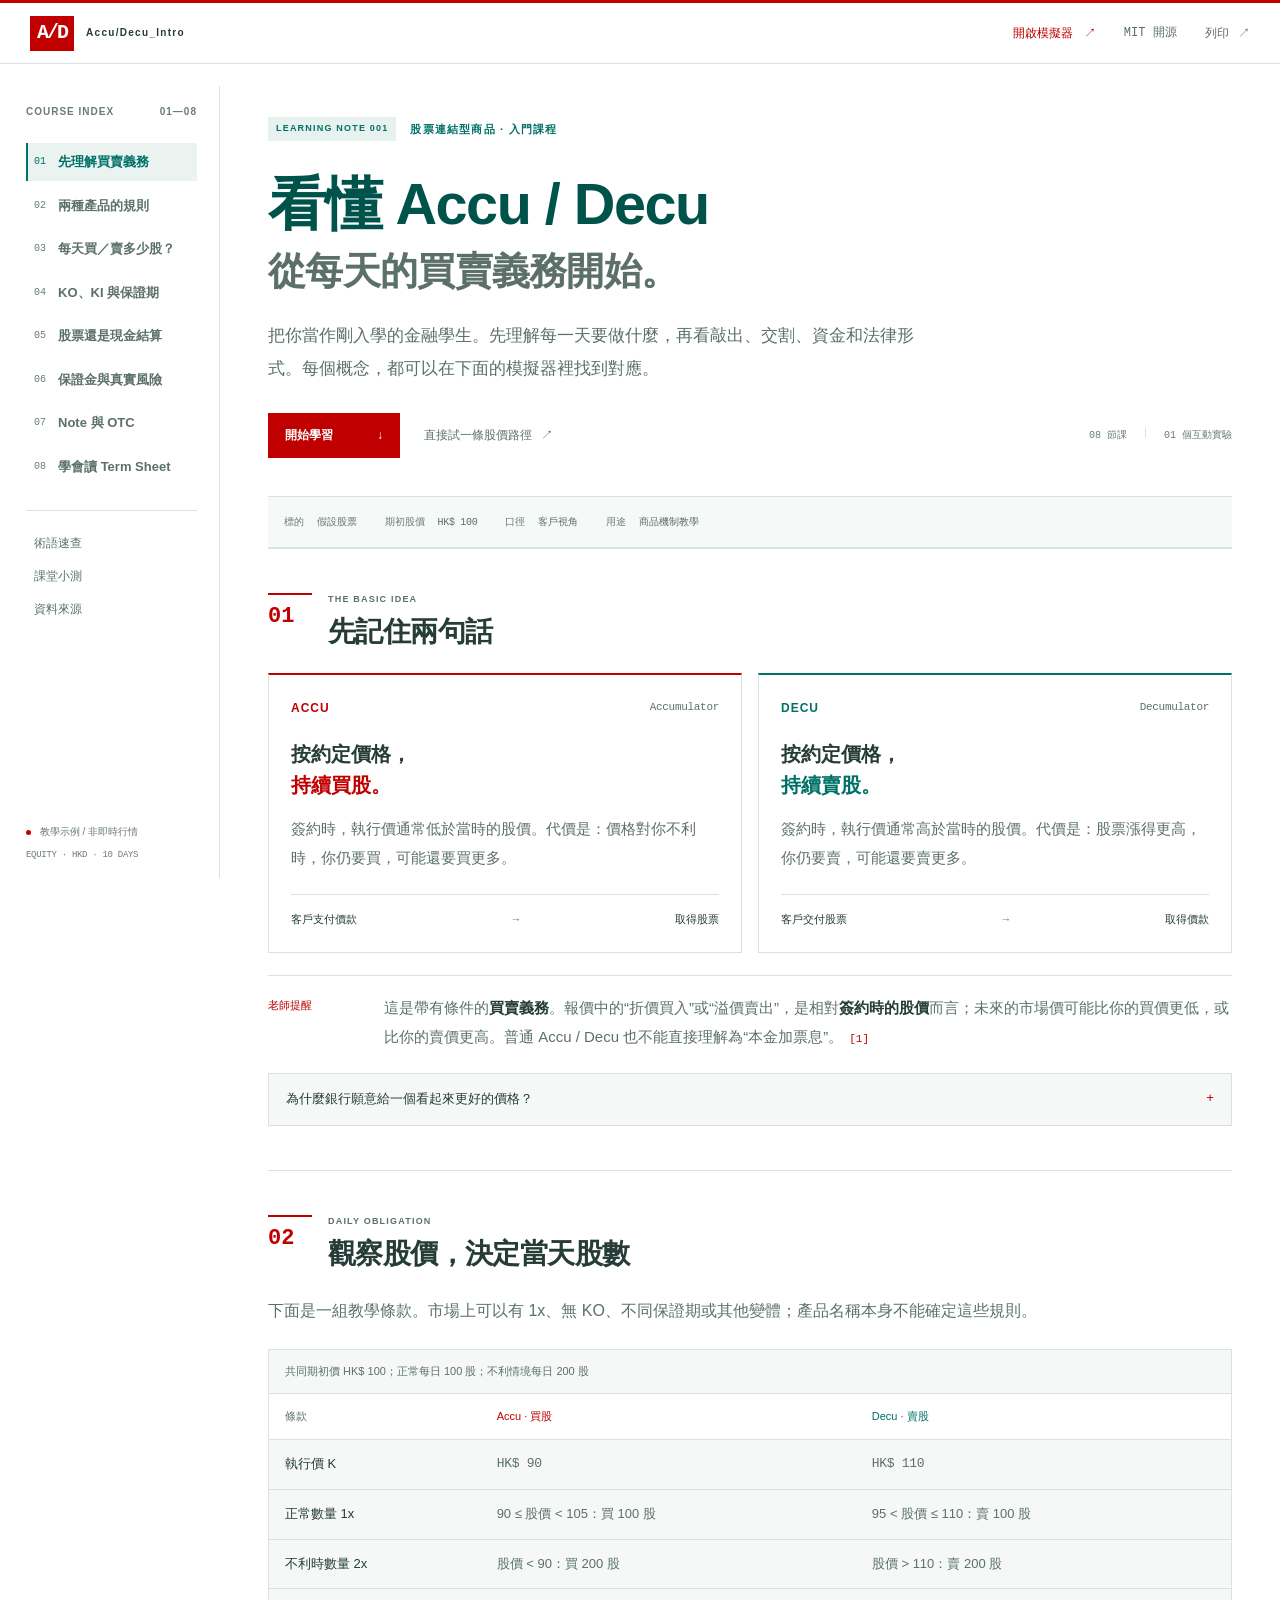
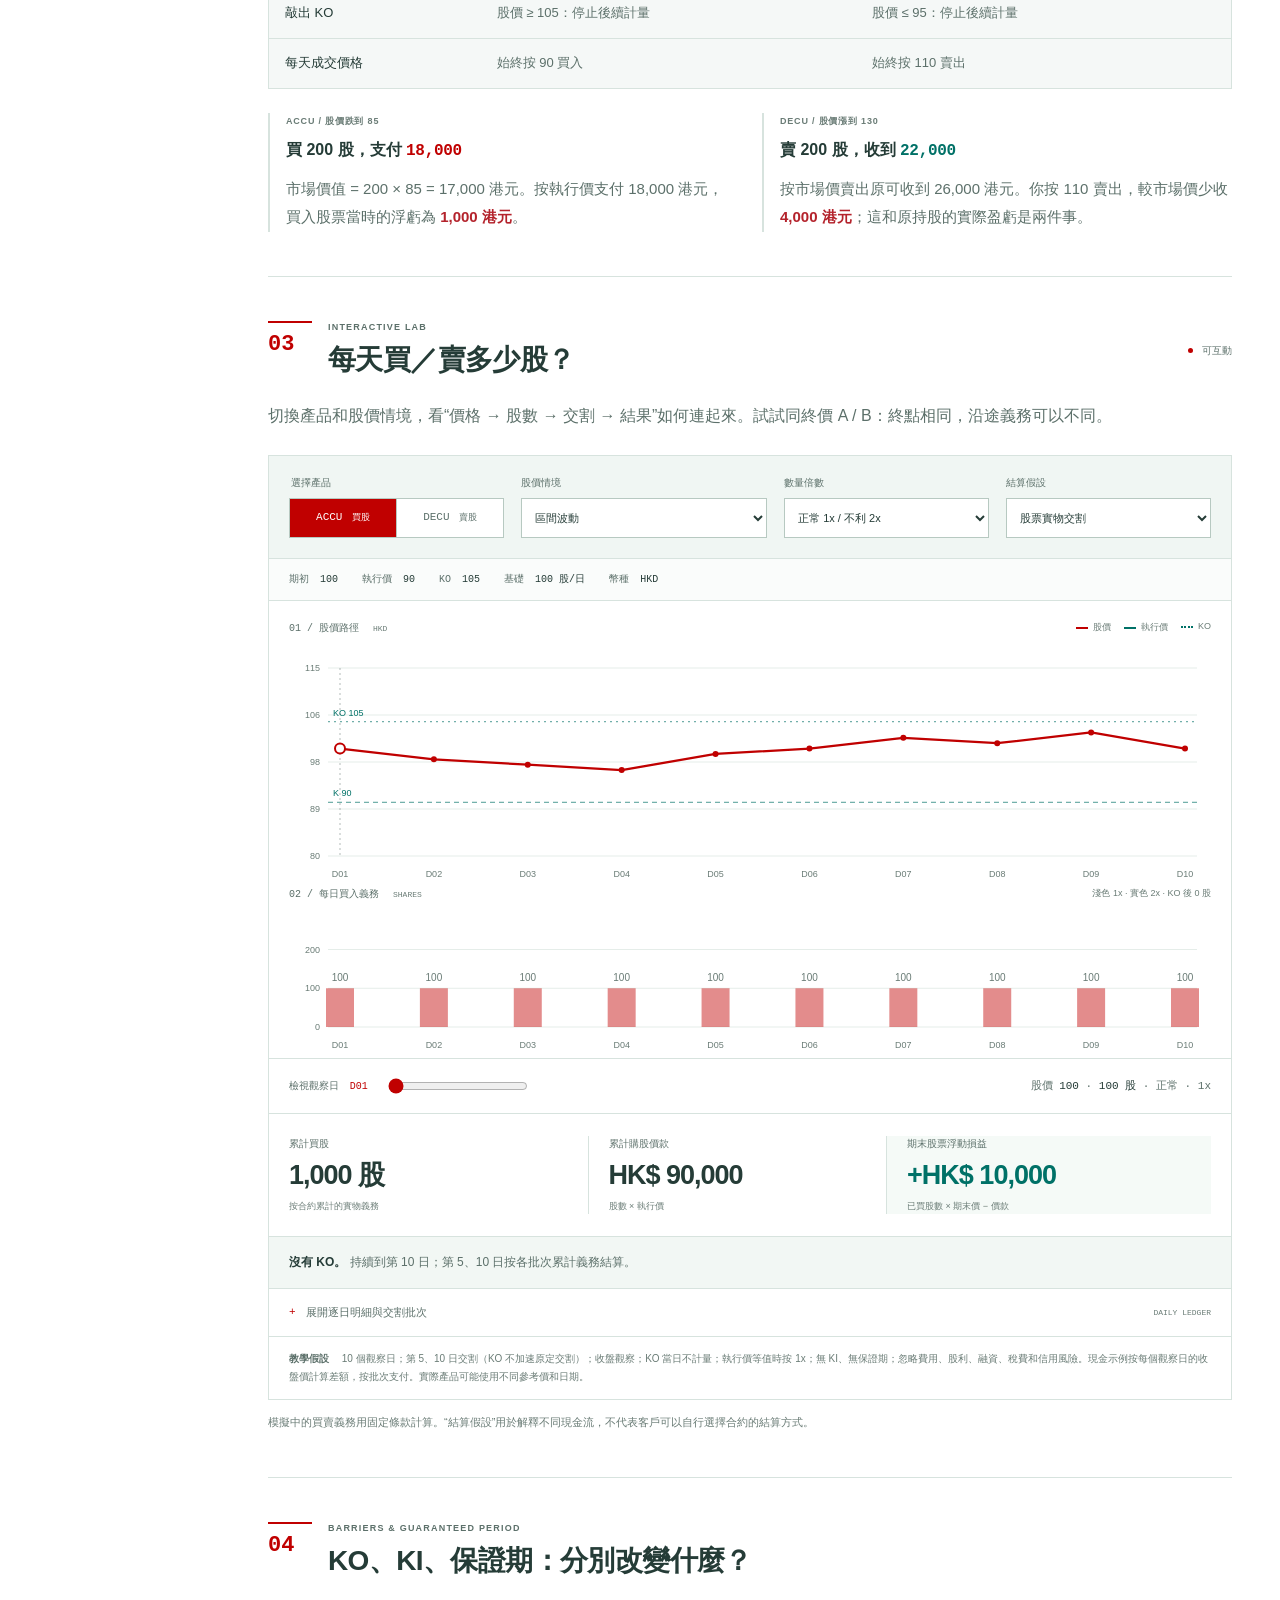
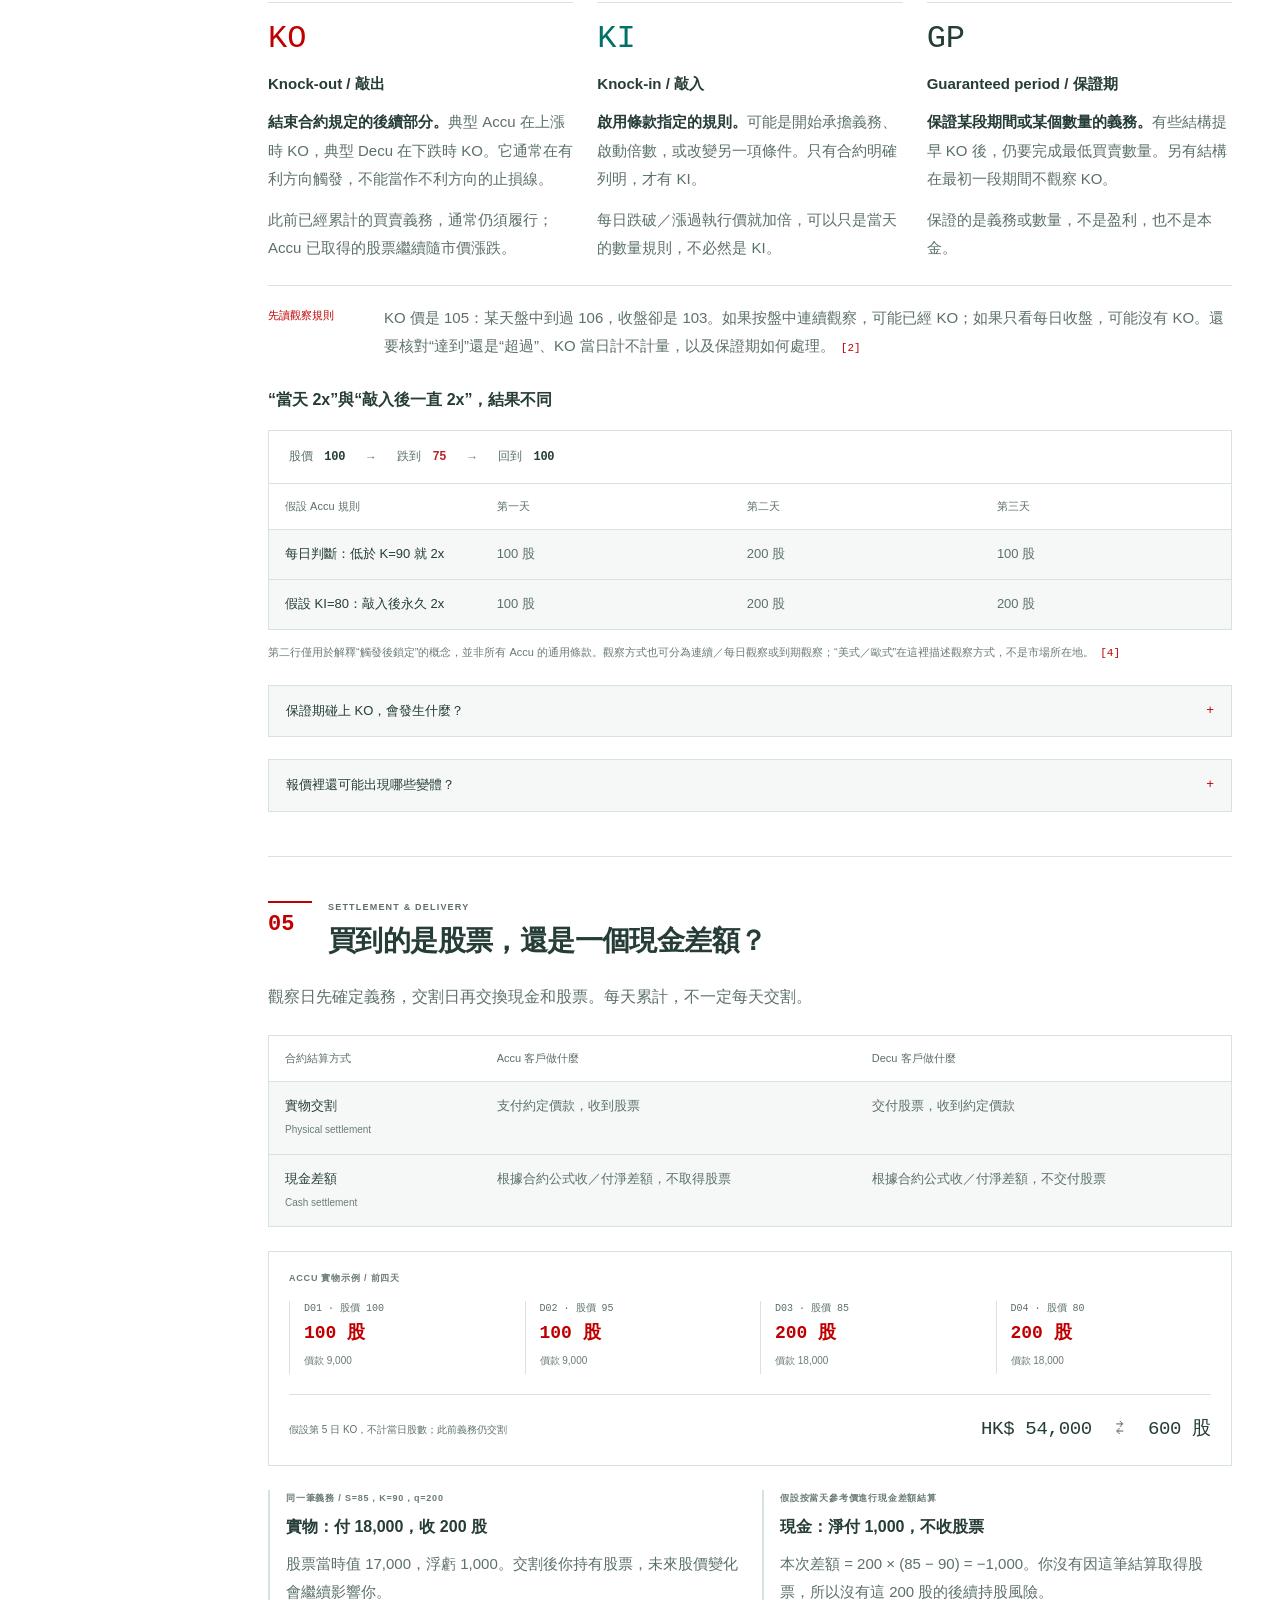
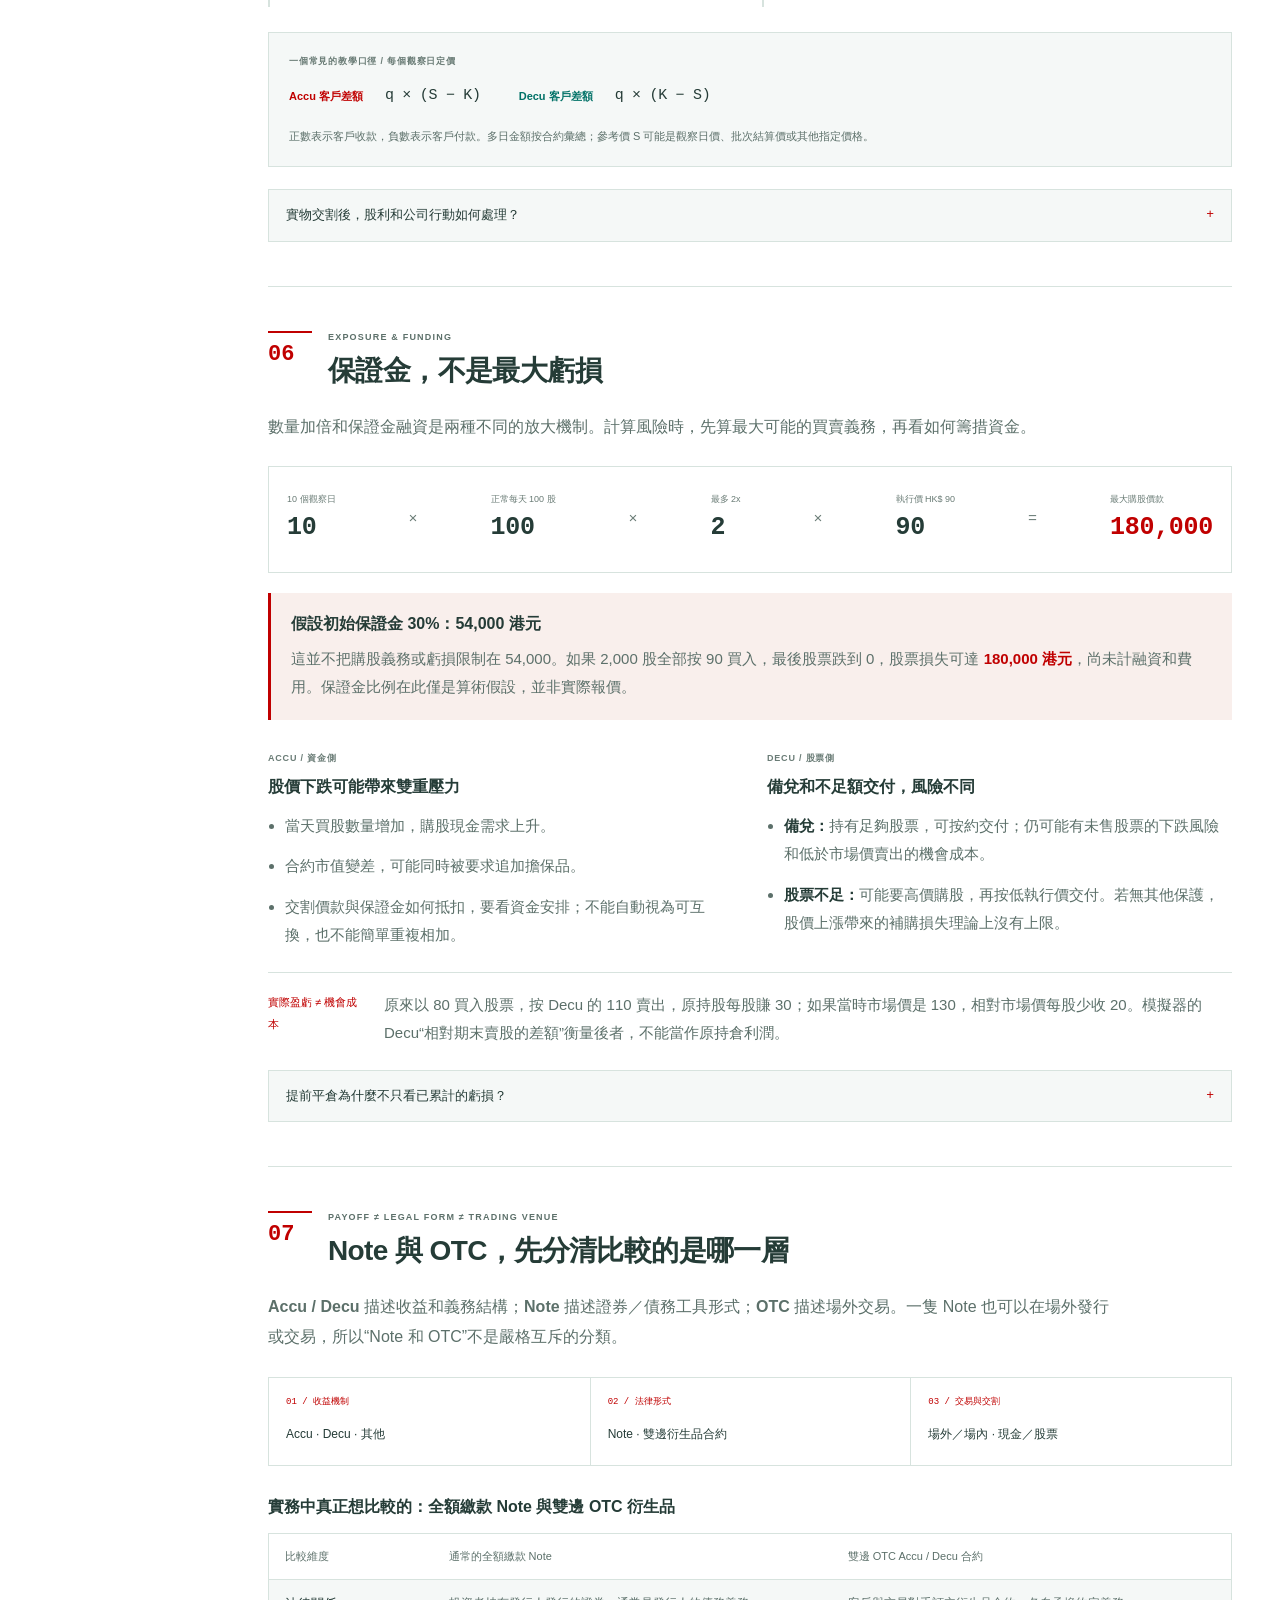
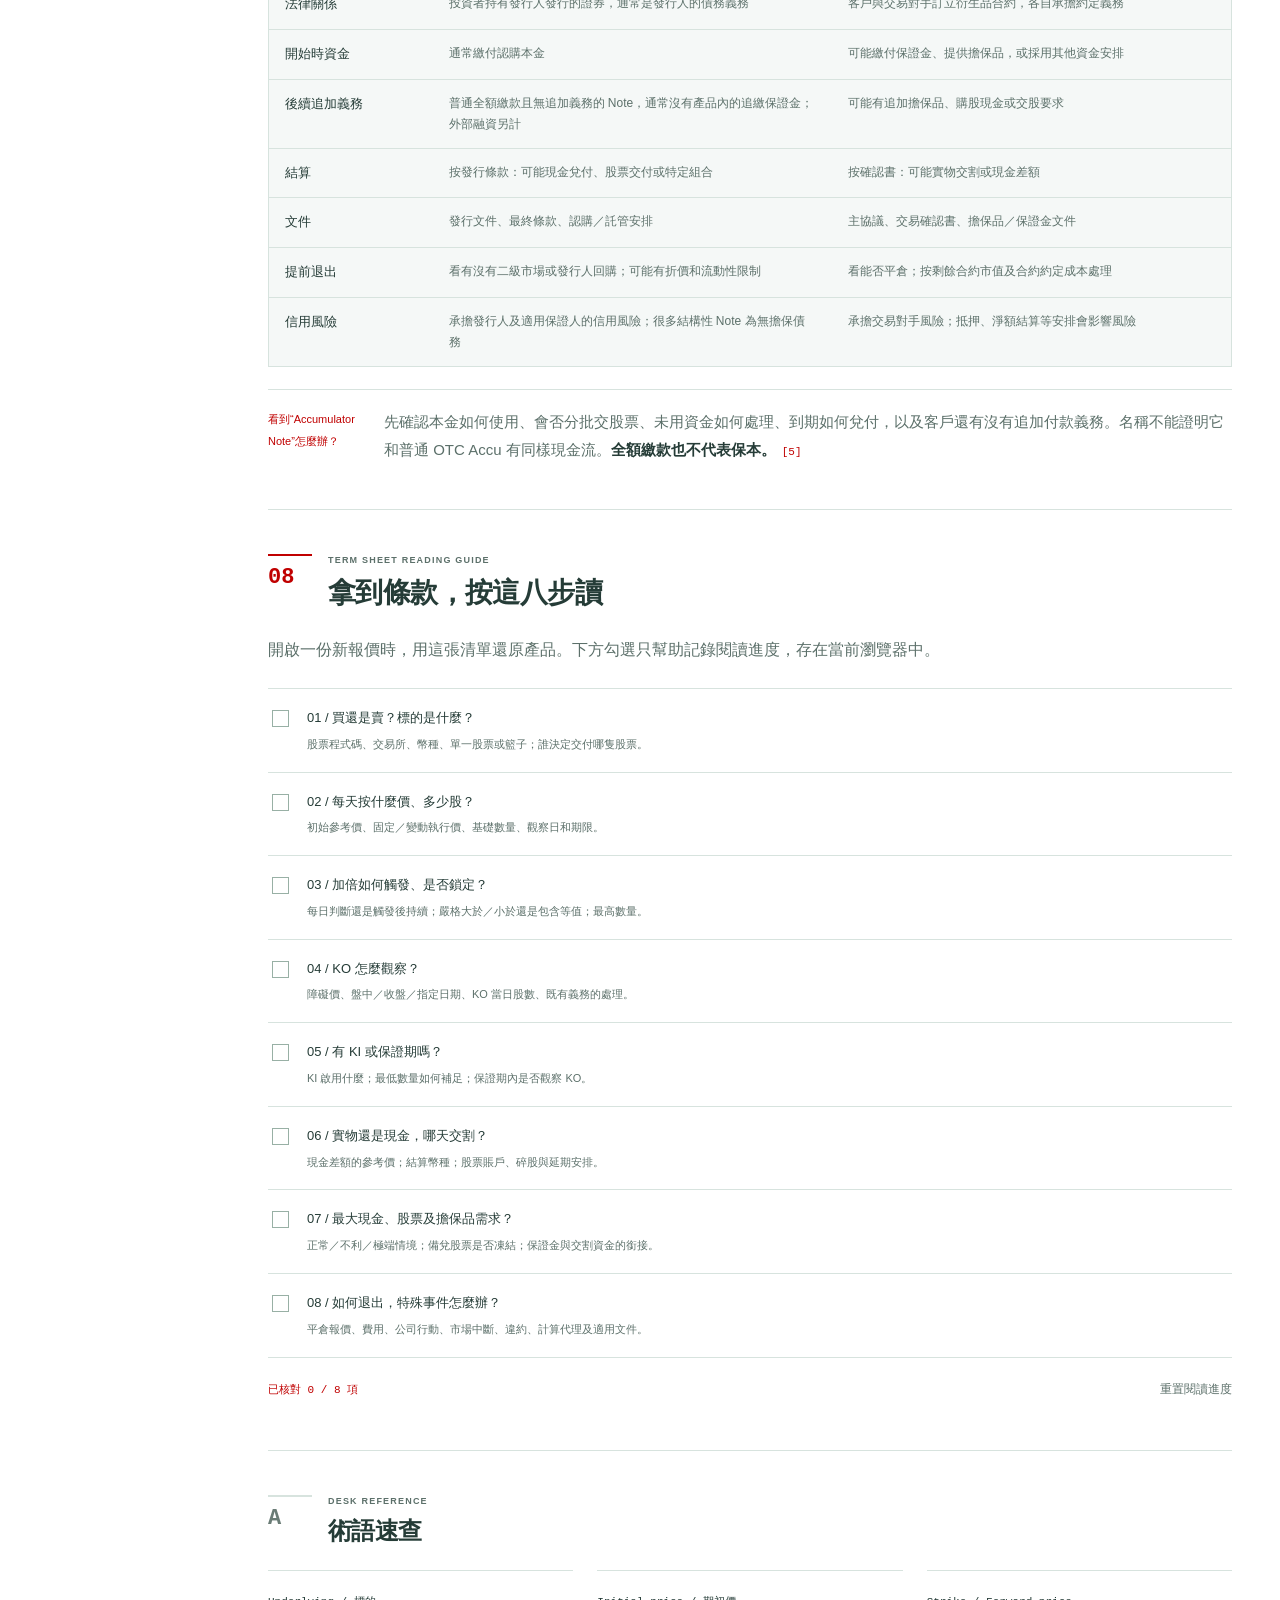
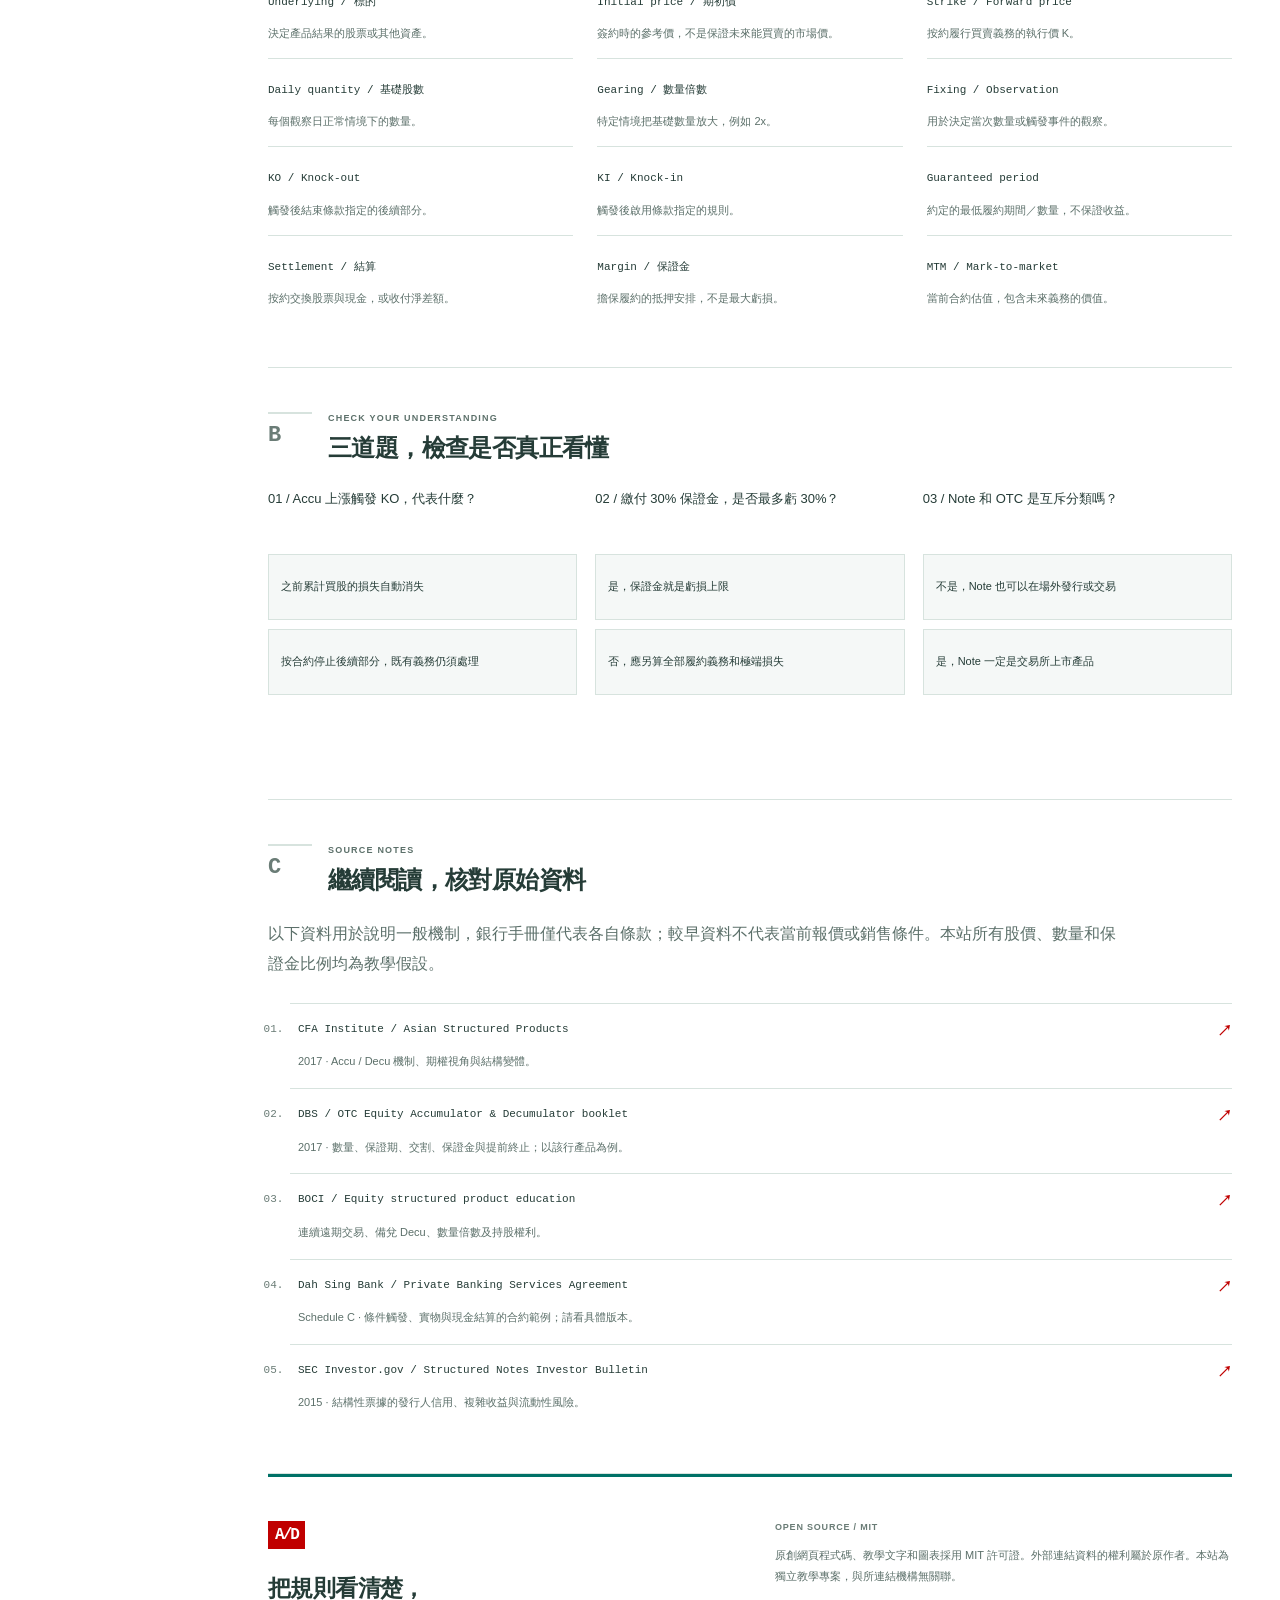
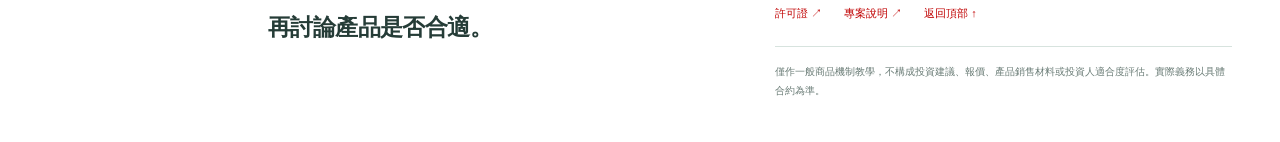
<file: index.html>
<!doctype html>
<html lang="zh-TW">
<head>
  <meta charset="utf-8">
  <meta name="viewport" content="width=device-width, initial-scale=1">
  <meta name="theme-color" content="#ffffff">
  <meta name="description" content="從零理解 Accumulator 與 Decumulator：用互動模擬器學習每日股數、KO/KI、股票與現金結算、保證金，以及 Note 與 OTC 的區別。">
  <title>Accu/Decu_Intro — 結構型商品入門</title>
  <link rel="icon" href="[data-uri]" type="image/svg+xml">
  <style>
:root{color-scheme:light;--bg:#ffffff;--panel:#f5f8f7;--panel-deep:#ffffff;--text:#253c37;--muted:#5c706a;--faint:#6a7c76;--line:#d7e3de;--brand-red:#c00000;--brand-green:#007167;--green:#007167;--red:#b4232c;--mono:"SFMono-Regular",Consolas,"Liberation Mono",monospace;--sans:-apple-system,BlinkMacSystemFont,"Segoe UI","PingFang SC","Microsoft YaHei",sans-serif}
*{box-sizing:border-box}html{scroll-behavior:smooth;scroll-padding-top:90px}body{margin:0;background:var(--bg);color:var(--text);font:15px/1.85 var(--sans);-webkit-font-smoothing:antialiased}::selection{background:#daeae8;color:#00534b}a{color:inherit;text-decoration:none}a:hover{color:var(--brand-red)}button,input,select{font:inherit}button,a,input,select,summary{-webkit-tap-highlight-color:transparent}button{cursor:pointer}button:focus-visible,a:focus-visible,input:focus-visible,select:focus-visible,summary:focus-visible{outline:2px solid var(--brand-red);outline-offset:5px}button:disabled{cursor:default}button{color:inherit}h1,h2,h3,p{margin:0}p+p{margin-top:12px}h2{font-size:28px;line-height:1.4;letter-spacing:-.6px}h3{font-size:18px;line-height:1.6;font-weight:600}strong,b{font-weight:600}em{font-style:normal}.mono,code{font-family:var(--mono);font-variant-numeric:tabular-nums;letter-spacing:-.3px}.brand-red{color:var(--brand-red)}.brand-green{color:var(--brand-green)}.negative{color:var(--red)}.positive{color:var(--green)}.skip-link{position:fixed;top:-60px;left:16px;z-index:100;background:var(--brand-red);color:#fff;padding:8px 20px}.skip-link:focus{top:10px;color:#fff}
.topbar{height:64px;position:sticky;top:0;z-index:20;display:flex;align-items:center;justify-content:space-between;padding:0 30px;border-top:3px solid var(--brand-red);border-bottom:1px solid var(--line);background:var(--bg)}.brand{display:flex;align-items:center;gap:12px;font:10px/1.4 var(--mono);letter-spacing:1.3px}.brand-mark{display:inline-flex;align-items:center;justify-content:center;background:var(--brand-red);color:#fff;font:700 20px/1 var(--mono);letter-spacing:-2px;width:44px;height:35px}.brand-sub{display:block;color:var(--brand-red);letter-spacing:3.6px}.topbar-actions{display:flex;align-items:center;gap:28px;font-size:12px}.terminal-link{color:var(--brand-red)}.terminal-link span{margin-left:8px}.source-link{color:var(--muted);font-family:var(--mono)}.icon-button{border:0;background:none;padding:8px 0;font-size:12px;color:var(--muted)}.icon-button:hover{color:var(--text)}.icon-button span{margin-left:6px}.menu-button{display:none}.reading-progress{height:2px;position:fixed;top:63px;left:0;width:100%;z-index:21;pointer-events:none}.reading-progress span{display:block;height:100%;width:0;background:var(--brand-red)}.layout{display:grid;grid-template-columns:220px minmax(0,1fr);max-width:1480px;margin:0 auto}.sidebar{position:sticky;top:86px;height:calc(100vh - 108px);border-right:1px solid var(--line);padding:20px 22px 12px 26px;display:flex;flex-direction:column}.sidebar-label{font:10px var(--mono);letter-spacing:1px;color:var(--faint);display:flex;justify-content:space-between;margin-bottom:26px}.sidebar nav{display:grid;gap:6px}.nav-item{font-size:12px;padding:9px 6px;display:flex;align-items:center;gap:12px;color:var(--muted);border-left:2px solid transparent;line-height:1.5}.nav-item span{font:10px var(--mono);color:var(--faint)}.nav-item:hover{color:var(--brand-green);background:#f0f6f3}.nav-item.active{color:var(--brand-green);border-left-color:var(--brand-green);background:#eaf3f0}.nav-item.active span{color:var(--brand-green)}.sidebar-secondary{border-top:1px solid var(--line);margin-top:25px;padding:21px 8px;display:grid;gap:10px;font-size:11px;color:var(--muted)}.sidebar-note{font-size:10px;color:var(--faint);margin-top:auto;padding-top:24px;line-height:2.2}.sidebar-note .mono{font-size:9px}.status-dot{width:5px;height:5px;border-radius:50%;display:inline-block;background:var(--brand-red);margin-right:6px;vertical-align:middle}main{min-width:0;padding:0 48px}.hero{padding:53px 0 0;border-bottom:1px solid var(--line)}.eyebrow{font:10px/1.5 var(--mono);letter-spacing:1.5px;color:var(--muted);text-transform:uppercase}.hero>.eyebrow{display:flex;align-items:center;gap:14px;flex-wrap:wrap}.eyebrow-block{background:#e7f1ee;color:var(--brand-green);padding:5px 8px;font-size:9px}h1{color:#00534b;font-size:clamp(38px,4.5vw,62px);line-height:1.28;letter-spacing:-2px;margin-top:27px;font-weight:650}h1 span{display:block;color:var(--muted);font-size:clamp(27px,3vw,40px);font-weight:450;letter-spacing:-1.5px;margin-top:5px}.hero-deck{margin-top:25px;max-width:660px;font-size:15px;color:var(--muted);line-height:1.85}.hero-bottom{display:flex;align-items:center;gap:24px;margin-top:28px;flex-wrap:wrap}.primary-button{display:inline-flex;justify-content:space-between;gap:44px;background:var(--brand-red);color:#fff;padding:11px 17px;font-size:12px;font-weight:650}.primary-button:hover{background:#a60000;color:#fff}.text-button{border:0;background:none;font-size:12px;color:var(--muted);padding:8px 0}.text-button:hover{color:var(--brand-red)}.text-button span{padding-left:6px}.hero-meta{margin-left:auto;font-size:10px;color:var(--faint);font-family:var(--mono)}.hero-meta i{display:inline-block;height:10px;width:1px;background:var(--line);margin:0 12px}.report-strip{display:flex;flex-wrap:wrap;gap:10px 28px;border-top:1px solid var(--line);margin-top:38px;padding:15px 0;color:var(--muted);font-size:10px}.report-strip b{color:var(--faint);font-weight:400;margin-right:10px}.lesson{padding:44px 0;border-bottom:1px solid var(--line);scroll-margin-top:0}.section-heading{display:flex;align-items:center;gap:16px;margin-bottom:22px}.section-number{font:22px/1.4 var(--mono);align-self:flex-start;color:var(--brand-red);width:44px;flex:none;border-top:2px solid var(--brand-red);padding-top:7px}.section-heading .eyebrow{margin-bottom:6px;font-size:9px}.section-intro{max-width:850px;color:var(--muted);margin-bottom:23px}.product-pair{display:grid;grid-template-columns:1fr 1fr;gap:16px}.product-card{border:1px solid var(--line);background:var(--panel);padding:22px}.product-card-top{display:flex;justify-content:space-between;align-items:center;color:var(--muted);font-size:11px;margin-bottom:21px;gap:10px}.product-tag{font:600 12px var(--mono);letter-spacing:1px;color:var(--brand-red)}.product-tag.decu{color:var(--brand-green)}.product-card h3{font-size:20px;line-height:1.55}.product-card em{display:block;color:var(--brand-red)}.product-card:nth-child(2) em{color:var(--brand-green)}.product-card p{font-size:13px;color:var(--muted);margin-top:14px}.mini-flow{display:flex;gap:12px;align-items:center;justify-content:space-between;border-top:1px solid var(--line);margin-top:22px;padding-top:14px;font-size:11px}.mini-flow b{color:var(--faint)}.teaching-note{display:grid;grid-template-columns:100px 1fr;gap:16px;padding:18px 0 0;margin-top:22px;border-top:1px solid var(--line)}.note-label{font-size:11px;color:var(--brand-red);line-height:2}.teaching-note p{font-size:13px;color:var(--muted)}.teaching-note strong{color:var(--text)}.citation{font:11px var(--mono);color:var(--brand-red);margin-left:6px;white-space:nowrap}.explain{margin-top:22px;border:1px solid var(--line);background:var(--panel)}summary{cursor:pointer;list-style:none}summary::-webkit-details-marker{display:none}.explain summary{padding:13px 17px;font-size:13px;display:flex;justify-content:space-between;gap:18px}.explain summary::after{content:"+";color:var(--brand-red);font-family:var(--mono)}.explain[open] summary::after{content:"−"}.explain[open] summary{border-bottom:1px solid var(--line)}.explain>div{padding:17px;font-size:13px;color:var(--muted)}.explain strong{color:var(--text)}.table-wrap{overflow-x:auto;max-width:100%;border:1px solid var(--line);background:var(--panel)}table{border-collapse:collapse;width:100%;text-align:left;font-size:13px}caption{text-align:left;color:var(--muted);padding:11px 16px;font-size:11px;border-bottom:1px solid var(--line)}th,td{padding:13px 16px;vertical-align:top;border-bottom:1px solid var(--line);line-height:1.75}thead th{font-weight:500;color:var(--muted);font-size:11px;background:var(--panel-deep)}tbody th{font-weight:500;width:22%;white-space:normal}tbody td{color:var(--muted)}tbody tr:last-child th,tbody tr:last-child td{border-bottom:0}table small{color:var(--faint);font-size:10px;font-weight:400}.example-grid{display:grid;grid-template-columns:1fr 1fr;gap:24px;margin-top:24px}.worked-example{border-left:2px solid var(--line);padding:0 0 0 16px}.small-label{font:9px/1.8 var(--mono);letter-spacing:.8px;color:var(--faint);display:block}.worked-example h3{margin-top:8px;font-size:16px}.worked-example p{font-size:13px;margin-top:10px;color:var(--muted)}.live-label{margin-left:auto;white-space:nowrap;font-size:10px;color:var(--muted)}.simulator{background:var(--panel-deep);border:1px solid var(--line)}.sim-controls{display:grid;grid-template-columns:1.05fr 1.2fr 1fr 1fr;gap:17px;padding:20px;background:var(--panel);border-bottom:1px solid var(--line)}.sim-controls label,.sim-controls legend{font-size:10px;color:var(--muted);line-height:1.4;display:block}.sim-controls select{display:block;width:100%;margin-top:8px;min-height:40px;padding:9px 26px 9px 9px;border:1px solid #b7c9c1;border-radius:0;background:#ffffff;color:var(--text);font-size:11px}.sim-controls fieldset{border:0;padding:0;margin:0;min-width:0}.segmented{display:flex;border:1px solid #b7c9c1;margin-top:8px;height:40px}.segmented button{font:11px var(--mono);border:0;flex:1;padding:0 6px;background:var(--panel-deep);color:var(--muted)}.segmented button+button{border-left:1px solid #b7c9c1}.segmented button span{font:9px var(--sans);margin-left:3px}.segmented button.selected{background:var(--brand-red);color:#fff}.simulator.decu .segmented button.selected{background:var(--brand-green);color:#fff}.sim-terms{display:flex;flex-wrap:wrap;padding:13px 20px;gap:8px 24px;font:10px/1.5 var(--mono);color:var(--muted);border-bottom:1px solid var(--line)}.sim-terms b{font-weight:500;color:var(--text);margin-left:5px}.sim-terms .brand-red b{color:var(--brand-red)}.chart-header{padding:20px 20px 0;display:flex;align-items:center;justify-content:space-between;gap:10px;font:10px var(--mono);color:var(--muted)}.chart-unit{color:var(--faint);font-size:8px;padding-left:8px}.chart-legend{display:flex;flex-wrap:wrap;gap:13px;font:9px var(--sans);color:var(--faint)}.legend-line{display:inline-block;width:12px;height:0;border-top:2px solid var(--brand-red);margin-right:5px;vertical-align:middle}.brand-green-line{border-color:var(--brand-green);border-top-style:dashed}.dotted-line{border-color:var(--green);border-top-style:dotted}.chart-container{padding:0 12px;min-width:0}.chart-container svg{display:block;width:100%;overflow:visible}.chart-container svg text{font:10px var(--mono);fill:var(--faint)}.chart-container .chart-tick{font-size:9px}.chart-container .reference-label{font-size:9px}.chart-container .chart-point{cursor:pointer}.chart-container .chart-point:focus{outline:none;stroke:var(--text);stroke-width:3}.chart-container .focus-circle{fill:var(--panel-deep);stroke:var(--brand-red);stroke-width:2}.quantity-heading{padding-top:0}.chart-note{font:9px var(--sans);color:var(--faint)}.day-inspector{display:flex;align-items:center;flex-wrap:wrap;gap:13px 18px;border-top:1px solid var(--line);border-bottom:1px solid var(--line);padding:13px 20px;min-height:54px;font-size:10px}.day-inspector label{color:var(--muted);white-space:nowrap}.day-inspector output{font-family:var(--mono);color:var(--brand-red);margin-left:8px}.day-inspector input{width:140px;min-height:24px;accent-color:var(--brand-red);flex-shrink:0}.day-inspector #day-detail{margin-left:auto;font:11px/1.5 var(--mono);color:var(--muted)}#day-detail strong{color:var(--text);font-weight:500}.sim-stats{display:grid;grid-template-columns:1fr 1fr 1.15fr;padding:22px 20px;gap:16px}.sim-stats>div+div{border-left:1px solid var(--line);padding-left:20px}.sim-stats span{font-size:10px;color:var(--muted);display:block;line-height:1.5}.sim-stats strong{display:block;font-size:27px;line-height:1.3;font-weight:500;white-space:nowrap;margin:7px 0 6px;letter-spacing:-1px}.sim-stats small{font-size:9px;color:var(--faint);display:block;line-height:1.7}.sim-status{padding:14px 20px;border-top:1px solid var(--line);font-size:12px;color:var(--muted);background:var(--panel)}.sim-status b{color:var(--text)}.path-lesson{padding:14px 20px;font-size:12px;color:var(--brand-red);background:#fbeeee;border-top:1px solid var(--line)}[hidden]{display:none!important}.sim-table{border-top:1px solid var(--line)}.sim-table summary{padding:13px 20px;display:flex;gap:10px;justify-content:space-between;align-items:center;font-size:11px;color:var(--muted)}.sim-table summary::before{content:"+";color:var(--brand-red);font-family:var(--mono)}.sim-table[open] summary::before{content:"−"}.sim-table summary span{margin-left:auto;font:8px var(--mono);color:var(--faint)}.sim-table .table-wrap{border:0;border-top:1px solid var(--line)}.sim-table table{font-family:var(--mono);font-size:11px}.sim-table td,.sim-table th{padding:9px 20px;font-weight:400;white-space:nowrap}.sim-table tbody td:first-child{color:var(--text)}.sim-table tfoot{background:#eef5f2;color:var(--text);border-top:1px solid var(--line)}.sim-table .text-button{margin:2px 20px 13px;color:var(--brand-red)}.settlement-batches{display:grid;grid-template-columns:1fr 1fr;gap:12px;padding:16px 20px;font-size:10px;color:var(--muted)}.settlement-batches b{display:block;margin-top:5px;color:var(--text);font:11px var(--mono)}.sim-assumptions{border-top:1px solid var(--line);padding:13px 20px;font-size:10px;color:var(--faint);line-height:1.8}.sim-assumptions b{color:var(--muted);padding-right:10px}.below-note{font-size:11px;color:var(--faint);margin-top:13px;line-height:1.8}.mechanism-grid{display:grid;grid-template-columns:repeat(3,1fr);gap:24px}.mechanism-grid article{border-top:1px solid var(--line);padding-top:20px}.mechanism-code{display:block;font:32px/1 var(--mono);margin-bottom:17px}.mechanism-grid h3{font-size:15px;margin-bottom:12px}.mechanism-grid p{font-size:13px;color:var(--muted)}.mechanism-grid strong{color:var(--text)}.comparison-panel{margin-top:26px}.comparison-panel h3{margin-bottom:18px;font-size:16px}.rule-timeline{display:flex;align-items:center;gap:20px;padding:14px 20px;border:1px solid var(--line);border-bottom:0;background:var(--panel-deep);font-size:12px;color:var(--muted)}.rule-timeline b{color:var(--text);margin-left:8px}.rule-timeline b.negative{color:var(--red)}.rule-timeline i{font-style:normal;color:var(--faint)}.worked-flow{margin-top:24px;border:1px solid var(--line);padding:18px 20px;background:var(--panel-deep)}.flow-days{display:grid;grid-template-columns:repeat(4,1fr);margin-top:14px;gap:20px}.flow-days>div{border-left:1px solid var(--line);padding-left:14px}.flow-days span{font:10px var(--mono);color:var(--muted);display:block}.flow-days b{display:block;margin-top:5px;font:18px var(--mono);color:var(--brand-red)}.flow-days small{font-size:10px;color:var(--faint)}.flow-result{border-top:1px solid var(--line);margin-top:20px;padding-top:16px;display:flex;justify-content:space-between;align-items:center;flex-wrap:wrap;gap:15px}.flow-result>span{font-size:10px;color:var(--muted)}.flow-result strong{font-size:19px;font-weight:500}.flow-result strong span{color:var(--faint);padding:0 12px}.formula-block{background:var(--panel);padding:20px;margin-top:25px;border:1px solid var(--line)}.formula-block p{display:flex;flex-wrap:wrap;align-items:center;gap:12px 22px;margin-top:13px}.formula-block b{font-size:11px}.formula-block code{font-size:15px;color:var(--text);margin-right:16px}.formula-block small{display:block;font-size:11px;color:var(--muted);margin-top:15px}.exposure-calculation{display:flex;align-items:center;gap:14px;justify-content:space-between;padding:24px 18px;border:1px solid var(--line);background:var(--panel-deep);margin-top:24px}.exposure-calculation span{font-size:9px;color:var(--faint);display:block}.exposure-calculation b{font-size:25px;font-weight:450;line-height:1.6;display:block}.exposure-calculation i{font:15px var(--mono);color:var(--faint)}.warning-box{border-left:3px solid var(--brand-red);background:#f9efec;padding:18px 20px;margin-top:20px}.warning-box h3{font-size:16px}.warning-box p{font-size:13px;color:var(--muted);margin-top:8px}.warning-box strong{color:var(--brand-red)}.risk-columns{display:grid;grid-template-columns:1fr 1fr;gap:34px;margin-top:30px}.risk-columns h3{margin-top:8px;font-size:16px}.risk-columns ul{padding-left:17px;font-size:13px;color:var(--muted);margin:12px 0 0}.risk-columns li+li{margin-top:12px}.risk-columns strong{color:var(--text)}.classification{display:grid;grid-template-columns:repeat(3,1fr);gap:0;border:1px solid var(--line);background:var(--panel-deep);margin-top:24px}.classification>div{padding:17px}.classification>div+div{border-left:1px solid var(--line)}.classification span{display:block;font:9px var(--mono);color:var(--brand-red);margin-bottom:10px}.classification b{font-size:12px;font-weight:500}.table-title{margin:28px 0 13px;font-size:16px}.wrapper-table th:first-child{width:17%}.wrapper-table td{width:41.5%;font-size:12px}.term-checklist{border-top:1px solid var(--line)}.term-checklist label{display:flex;align-items:flex-start;gap:18px;padding:17px 4px;border-bottom:1px solid var(--line);cursor:pointer}.term-checklist input{appearance:none;width:17px;height:17px;border:1px solid #98b0a5;flex-shrink:0;margin:4px 0 0;display:grid;place-content:center;cursor:pointer}.term-checklist input:checked{background:var(--brand-red);border-color:var(--brand-red)}.term-checklist input:checked::before{content:"✓";font:bold 12px var(--sans);color:#fff}.term-checklist b{font-size:13px;display:block;font-weight:500}.term-checklist small{display:block;font-size:11px;color:var(--muted);margin-top:3px}.term-checklist input:checked+span b{color:var(--brand-red)}.checklist-footer{display:flex;justify-content:space-between;align-items:center;margin-top:15px;font:11px var(--mono);color:var(--brand-red)}.appendix-number{color:var(--faint);border-color:var(--line)}.appendix h2{font-size:24px}.glossary-grid{display:grid;grid-template-columns:repeat(3,1fr);gap:0 24px}.glossary-grid>div{padding:14px 0;border-top:1px solid var(--line)}.glossary-grid b{font:11px var(--mono);color:var(--text)}.glossary-grid p{font-size:11px;color:var(--muted);margin-top:8px}.quiz-grid{display:grid;grid-template-columns:repeat(3,1fr);gap:18px}.quiz{margin:0;padding:0;border:0;min-width:0}.quiz legend{padding:0;font-size:13px;font-weight:500;min-height:55px;line-height:1.8;width:100%;float:left;margin-bottom:12px}.quiz button{clear:both;display:block;width:100%;border:1px solid var(--line);background:var(--panel);font-size:11px;text-align:left;padding:12px;line-height:1.75;min-height:66px}.quiz button+button{margin-top:9px}.quiz button:hover{border-color:var(--faint)}.quiz button.chosen-correct{border-color:var(--green);background:#eaf5ef;color:var(--green)}.quiz button.chosen-wrong{border-color:var(--red);background:#fff0f0;color:var(--red)}.quiz-feedback{font-size:11px;color:var(--muted);min-height:48px;margin-top:12px}.source-list{padding:0 0 0 22px;margin:0;list-style:decimal-leading-zero}.source-list li{padding:16px 0 16px 8px;border-top:1px solid var(--line);font:11px var(--mono);color:var(--faint)}.source-list a{display:flex;justify-content:space-between;gap:20px;color:var(--text);line-height:1.7}.source-list a:hover{color:var(--brand-red)}.source-list a b{color:var(--brand-red);font-size:15px}.source-list p{font:11px/1.8 var(--sans);color:var(--muted);margin-top:7px}.site-footer{padding:42px 0;display:grid;grid-template-columns:1fr 1fr;gap:50px}.site-footer .brand-mark{width:37px;height:28px;font-size:16px;margin-bottom:20px}.site-footer h2{font-size:23px;line-height:1.7}.footer-details p{font-size:11px;color:var(--muted);margin-top:10px}.footer-links{display:flex;gap:22px;flex-wrap:wrap;font-size:11px;color:var(--brand-red);margin-top:16px}.footer-details p.disclaimer{font-size:10px;color:var(--faint);border-top:1px solid var(--line);padding-top:15px;margin-top:22px}
@media(min-width:1600px){main{padding:0 64px}.hero{padding-top:65px}}
@media(max-width:1180px){.layout{grid-template-columns:190px minmax(0,1fr)}.sidebar{padding-left:17px;padding-right:14px}main{padding:0 30px}.sim-controls{gap:10px;grid-template-columns:1fr 1.2fr}.hero-meta{margin-left:0}.sim-stats strong{font-size:23px}.sim-stats>div+div{padding-left:14px}.sim-stats{gap:12px}.day-inspector #day-detail{margin-left:0}.exposure-calculation{gap:8px;padding:20px 12px}.exposure-calculation b{font-size:20px}.quiz-grid{gap:12px}.mechanism-grid{gap:18px}}
@media(max-width:900px){.layout{display:block}.sidebar{display:none;position:fixed;top:64px;right:0;bottom:0;height:auto;width:285px;z-index:19;background:var(--panel-deep);border-left:1px solid var(--line);padding:24px}.sidebar.open{display:flex}.menu-button{display:block}.topbar{padding:0 22px}.topbar-actions{gap:22px}.source-link{display:none}main{padding:0 28px;max-width:900px;margin:auto}.hero{padding-top:40px}h1{color:#00534b;font-size:51px}h1 span{font-size:33px}.glossary-grid{grid-template-columns:1fr 1fr}}
@media(max-width:600px){body{font-size:14px;line-height:1.8}.topbar{padding:0 16px;height:58px}.reading-progress{top:57px}.sidebar{top:58px}.brand{font-size:8px;gap:8px;letter-spacing:1px}.brand-sub{letter-spacing:3px}.brand-mark{width:35px;height:29px;font-size:17px}.topbar-actions{gap:18px}.topbar-actions .terminal-link{display:none}#print-button{font-size:10px}.menu-button{font-size:11px}main{padding:0 18px}html{scroll-padding-top:78px}.hero{padding-top:32px}.hero>.eyebrow{gap:10px;font-size:9px}.eyebrow-block{font-size:8px}h1{color:#00534b;font-size:36px;letter-spacing:-1.4px;margin-top:22px}h1 span{font-size:25px;letter-spacing:-1px;margin-top:9px}.hero-deck{font-size:13px;line-height:1.9;margin-top:22px}.hero-bottom{gap:13px 18px;margin-top:25px}.primary-button{gap:33px;padding:10px 15px;font-size:11px}.hero-bottom .text-button{font-size:10px}.hero-meta{flex-basis:100%;font-size:9px;margin-top:4px}.report-strip{margin-top:25px;gap:7px 18px;font-size:9px}.report-strip>span{flex-basis:calc(50% - 10px)}.report-strip b{margin-right:6px}.lesson{padding:32px 0}.section-heading{gap:12px;margin-bottom:18px}.section-number{font-size:18px;width:33px;padding-top:6px}.section-heading .eyebrow{font-size:8px;letter-spacing:1px}h2{font-size:23px;letter-spacing:-.5px}.section-intro{font-size:13px;margin-bottom:20px}.product-pair{grid-template-columns:1fr;gap:14px}.product-card{padding:18px}.product-card-top{margin-bottom:14px}.product-card h3{font-size:20px}.product-card em{display:inline}.product-card p{font-size:12px}.mini-flow{margin-top:17px;padding-top:12px}.teaching-note{grid-template-columns:1fr;gap:7px;margin-top:20px;padding-top:15px}.teaching-note p{font-size:12px}.note-label{font-size:10px}.explain summary{font-size:12px;padding:13px}.explain>div{padding:13px;font-size:12px}table{font-size:11px;min-width:470px}caption{font-size:10px;padding:10px 12px}th,td{padding:11px 12px}thead th{font-size:10px}.example-grid{grid-template-columns:1fr;gap:22px;margin-top:22px}.worked-example h3{font-size:15px}.worked-example p{font-size:12px}.worked-example{padding-left:13px}.live-label{font-size:9px}.simulation-section h2{font-size:21px}.simulation-section .section-heading{gap:10px}.sim-controls{padding:14px;gap:14px 10px;grid-template-columns:minmax(0,1fr) minmax(0,1fr)}.sim-controls select{font-size:10px;padding-left:7px;min-height:38px}.segmented{height:38px}.segmented button{font-size:10px;padding:0 3px}.segmented button span{font-size:8px;display:block;margin:2px 0 0}.sim-controls label,.sim-controls legend{font-size:9px}.sim-terms{padding:12px 14px;gap:7px 17px;font-size:9px}.chart-header{padding:17px 12px 0;font-size:9px;align-items:flex-start;flex-wrap:wrap;gap:9px}.chart-legend{gap:12px;font-size:8px}.chart-unit{font-size:7px}.chart-container{padding:0 3px}.quantity-heading{padding-top:2px}.chart-note{font-size:8px}.day-inspector{padding:12px 14px;gap:7px 16px}.day-inspector label{font-size:9px}.day-inspector input{width:calc(100% - 127px);flex:1;min-width:100px}.day-inspector #day-detail{flex-basis:100%;font-size:10px}.sim-stats{grid-template-columns:1fr 1fr;padding:17px 14px;gap:18px 12px}.sim-stats>div+div{padding-left:13px}.sim-stats>div:nth-child(3){grid-column:1/-1;border-left:0;border-top:1px solid var(--line);padding-left:0;padding-top:15px;display:grid;grid-template-columns:1fr 1fr;gap:5px 13px;align-items:center}.sim-stats>div:nth-child(3) strong{grid-row:1/3;grid-column:2;margin:0;text-align:right}.sim-stats>div:nth-child(3) small{grid-column:1}.sim-stats strong{font-size:22px;letter-spacing:-.6px}.sim-stats span{font-size:9px}.sim-stats small{font-size:8px}.sim-status{padding:13px 14px;font-size:11px}.path-lesson{padding:13px 14px;font-size:11px}.sim-table summary{padding:12px 14px;font-size:10px}.sim-table summary span{font-size:7px;letter-spacing:-.2px}.sim-table td,.sim-table th{padding:9px 14px;font-size:10px}.sim-table table{min-width:445px}.settlement-batches{padding:14px;grid-template-columns:1fr;font-size:10px;gap:14px}.sim-assumptions{padding:12px 14px;font-size:9px}.below-note{font-size:10px}.mechanism-grid{grid-template-columns:1fr;gap:21px}.mechanism-grid article{display:grid;grid-template-columns:42px 1fr;gap:0 15px;padding-top:18px}.mechanism-code{grid-row:1/4;font-size:25px;margin-bottom:0;margin-top:3px}.mechanism-grid h3{font-size:14px;margin-bottom:8px}.mechanism-grid p{font-size:12px;grid-column:2}.comparison-panel h3{font-size:15px}.rule-timeline{gap:13px;padding:13px 12px;font-size:10px}.rule-timeline b{margin-left:4px}.flow-days{grid-template-columns:1fr 1fr;gap:20px}.flow-days b{font-size:17px}.worked-flow{padding:16px}.flow-result strong{font-size:18px}.flow-result>span{font-size:10px}.formula-block{padding:17px}.formula-block p{gap:12px;display:grid;grid-template-columns:1fr 1fr}.formula-block code{font-size:13px;margin:0;white-space:nowrap}.formula-block small{font-size:10px}.exposure-calculation{display:grid;grid-template-columns:1fr 12px 1fr;gap:15px;padding:18px}.exposure-calculation>i:nth-child(4){display:none}.exposure-calculation>i:nth-child(8){grid-column:1/-1;text-align:center}.exposure-total{grid-column:1/-1;display:flex;justify-content:space-between;align-items:center;border-top:1px solid var(--line);padding-top:13px}.exposure-calculation b{font-size:23px}.warning-box{padding:15px}.warning-box h3{font-size:14px}.warning-box p{font-size:12px}.risk-columns{grid-template-columns:1fr;gap:26px}.risk-columns h3{font-size:15px}.risk-columns ul{font-size:12px}.classification{grid-template-columns:1fr}.classification>div{padding:15px}.classification>div+div{border-left:0;border-top:1px solid var(--line)}.classification span{margin-bottom:6px}.table-title{font-size:15px}.wrapper-table{min-width:590px}.term-checklist label{gap:13px;padding:15px 1px}.term-checklist b{font-size:12px}.term-checklist small{font-size:10px}.term-checklist input{width:16px;height:16px}.checklist-footer{font-size:10px}.checklist-footer button{font-size:10px}.appendix h2{font-size:22px}.glossary-grid{gap:0 18px}.glossary-grid b{font-size:10px;line-height:1.8}.glossary-grid p{font-size:10px}.quiz-grid{grid-template-columns:1fr;gap:25px}.quiz legend{min-height:0;font-size:12px;margin-bottom:12px}.quiz button{min-height:0;padding:12px}.quiz-feedback{min-height:0;font-size:11px}.source-list{padding-left:18px}.source-list li{font-size:10px;padding-left:5px}.source-list p{font-size:10px}.site-footer{grid-template-columns:1fr;gap:25px;padding:32px 0}.site-footer h2{font-size:23px}.site-footer h2 br{display:none}.footer-details p{font-size:10px}}
@media(prefers-reduced-motion:reduce){html{scroll-behavior:auto}*{animation:none!important;transition:none!important}}
@media print{:root{color-scheme:light;--bg:#fff;--panel:#f5f5f5;--panel-deep:#fff;--text:#111;--muted:#444;--faint:#555;--line:#ccc;--brand-red:#a64800;--brand-green:#245d83;--green:#206243;--red:#a6232a}body{font-size:11px;background:white}.topbar,.sidebar,.reading-progress,.hero-bottom,.live-label,.sim-controls,.day-inspector,.quiz-grid,.checklist-footer,.footer-links{display:none!important}.layout{display:block}main{padding:0}.hero{padding-top:0}h1{color:#00534b;font-size:35px}h1 span{font-size:23px}.lesson{padding:25px 0}h2{font-size:22px}.section-intro{font-size:11px}.product-card,.worked-flow,.simulator,.comparison-panel,.warning-box{break-inside:avoid}.table-wrap{overflow:visible}table{min-width:0!important;font-size:10px}th,td{padding:8px}.explain>div{display:block!important}.explain summary{border-bottom:1px solid var(--line)}.explain summary::after{display:none}.sim-table{display:none}.chart-container svg{max-height:230px}.sim-stats strong{font-size:22px}.sim-status,.path-lesson,.warning-box,.eyebrow-block{background:#f5f8f7}.term-checklist input{appearance:auto}.product-card p,.mechanism-grid p,.risk-columns ul,.teaching-note p{font-size:11px}.source-list a{font-size:10px}.site-footer{padding-bottom:0}.brand-mark{background:#ddd;color:#111}.below-note,.sim-assumptions{font-size:9px}@page{margin:15mm}}

/* White report theme, using the source deck palette: CTBC green 007167 and red C00000. */
.report-strip{background:#f5f9f7;padding:15px 16px;border-bottom:1px solid var(--line)}
.product-card{background:#fff;border-top:2px solid var(--brand-red)}.product-card:nth-child(2){border-top-color:var(--brand-green)}
.hero>.eyebrow{color:var(--brand-green)}.sim-controls{background:#f0f6f3}.sim-terms{background:#fafcfb}.brand-sub{color:var(--brand-green)}
.hero-meta,.chart-unit,.chart-note{color:var(--faint)}.site-footer{border-top:3px solid var(--brand-green)}
.sim-stats>div:nth-child(3){background:#f5faf7}.sim-stats>div:nth-child(3){padding-top:0}.sim-status{background:#f2f7f4}.path-lesson{background:#fbf1ef;color:#8f1717}
.term-checklist input:checked{background:var(--brand-green);border-color:var(--brand-green)}.term-checklist input:checked+span b{color:var(--brand-green)}
@media(max-width:600px){.report-strip{padding:13px 10px}.sim-stats>div:nth-child(3){padding:15px 0 0;background:transparent}}
@media print{.report-strip{background:#fff}.sim-stats>div:nth-child(3){background:#fff}.topbar{border-top:0}}

/* Apple system typography: stronger reading weights and clear heading hierarchy. */
:root{--sans:-apple-system,BlinkMacSystemFont,"SF Pro Text","SF Pro Display","PingFang SC","PingFang TC","Helvetica Neue","Segoe UI","Microsoft YaHei",sans-serif}
body{font-family:var(--sans);font-size:16px;font-weight:500;line-height:1.9;font-kerning:normal}
h1{font-weight:700;letter-spacing:-1.5px}h1 span{font-weight:600;letter-spacing:-.7px}h2,h3{font-weight:600}
.hero-deck{font-size:17px;line-height:1.9}.section-intro{font-size:16px}
.product-card p,.teaching-note p,.worked-example p,.mechanism-grid p,.warning-box p,.risk-columns ul{font-size:15px;line-height:1.9}
.nav-item{font-size:13px;font-weight:600}.sidebar-secondary{font-size:12px;font-weight:500}
.eyebrow,.small-label,.sidebar-label,.brand,.product-tag{font-family:var(--sans);font-weight:600}.eyebrow{font-size:11px;letter-spacing:1.2px}
.hero-meta,.report-strip,.report-strip b,.mini-flow,.chart-header,.chart-legend,.chart-note,.sim-assumptions{font-weight:500}
.sim-controls label,.sim-controls legend,.term-checklist small,.glossary-grid p,.footer-details p,.source-list p{font-weight:500}
.sim-stats strong{font-family:var(--sans);font-weight:600;font-variant-numeric:tabular-nums}.section-number,.flow-days b,.exposure-calculation b{font-weight:600}
.chart-container svg text{font-family:var(--sans);font-weight:500}table{font-weight:500}
@media(max-width:600px){body{font-size:15px;line-height:1.9}h1{letter-spacing:-1px}h1 span{font-size:25px;letter-spacing:-.5px}.hero-deck{font-size:15px}.section-intro{font-size:14px}.product-card p,.teaching-note p,.worked-example p,.mechanism-grid p,.warning-box p,.risk-columns ul{font-size:14px}.nav-item{font-size:14px}.sim-controls select,.segmented button{font-size:11px}.chart-legend{font-size:9px}}
@media print{body{font-size:11px;font-weight:400}.hero-deck,.section-intro,.product-card p,.teaching-note p,.worked-example p,.mechanism-grid p,.warning-box p,.risk-columns ul{font-size:11px}}

</style>

</head>
<body>
  <a class="skip-link" href="#main">跳到教學內容</a>
  <header class="topbar">
    <a class="brand" href="#top" aria-label="Accu/Decu_Intro 首頁"><span class="brand-mark">A/D</span><span>Accu/Decu_Intro</span></a>
    <div class="topbar-actions"><a href="#simulator" class="terminal-link">開啟模擬器 <span aria-hidden="true">↗</span></a><a href="#open-source" class="source-link">MIT 開源</a><button type="button" id="print-button" class="icon-button" aria-label="列印或儲存教學為 PDF">列印 <span aria-hidden="true">↗</span></button><button type="button" id="menu-button" class="icon-button menu-button" aria-expanded="false" aria-controls="course-nav">目錄 <span aria-hidden="true">☰</span></button></div>
  </header>
  <div class="reading-progress" aria-hidden="true"><span id="reading-progress"></span></div>
  <div class="layout">
    <aside id="course-nav" class="sidebar" aria-label="課程目錄">
      <div class="sidebar-label">COURSE INDEX <span>01—08</span></div>
      <nav>
        <a href="#concept" class="nav-item"><span>01</span>先理解買賣義務</a>
        <a href="#rules" class="nav-item"><span>02</span>兩種產品的規則</a>
        <a href="#simulator" class="nav-item"><span>03</span>每天買／賣多少股？</a>
        <a href="#barriers" class="nav-item"><span>04</span>KO、KI 與保證期</a>
        <a href="#settlement" class="nav-item"><span>05</span>股票還是現金結算</a>
        <a href="#funding" class="nav-item"><span>06</span>保證金與真實風險</a>
        <a href="#wrapper" class="nav-item"><span>07</span>Note 與 OTC</a>
        <a href="#terms" class="nav-item"><span>08</span>學會讀 Term Sheet</a>
      </nav>
      <div class="sidebar-secondary"><a href="#glossary">術語速查</a><a href="#knowledge-check">課堂小測</a><a href="#sources">資料來源</a></div>
      <div class="sidebar-note"><span class="status-dot"></span> 教學示例 / 非即時行情<br><span class="mono">EQUITY · HKD · 10 DAYS</span></div>
    </aside>
    <main id="main">
      <section class="hero" id="top">
        <div class="eyebrow"><span class="eyebrow-block">LEARNING NOTE 001</span><span>股票連結型商品 · 入門課程</span></div>
        <h1>看懂 Accu / Decu<span>從每天的買賣義務開始。</span></h1>
        <p class="hero-deck">把你當作剛入學的金融學生。先理解每一天要做什麼，再看敲出、交割、資金和法律形式。每個概念，都可以在下面的模擬器裡找到對應。</p>
        <div class="hero-bottom"><a href="#concept" class="primary-button">開始學習 <span aria-hidden="true">↓</span></a><a href="#simulator" class="text-button">直接試一條股價路徑 <span aria-hidden="true">↗</span></a><span class="hero-meta">08 節課 <i></i> 01 個互動實驗</span></div>
        <div class="report-strip"><span><b>標的</b> 假設股票</span><span><b>期初股價</b> <span class="mono">HK$ 100</span></span><span><b>口徑</b> 客戶視角</span><span><b>用途</b> 商品機制教學</span></div>
      </section>

      <section class="lesson" id="concept">
        <div class="section-heading"><span class="section-number">01</span><div><div class="eyebrow">THE BASIC IDEA</div><h2>先記住兩句話</h2></div></div>
        <div class="product-pair">
          <article class="product-card"><div class="product-card-top"><span class="product-tag">ACCU</span><span class="mono">Accumulator</span></div><h3>按約定價格，<em>持續買股。</em></h3><p>簽約時，執行價通常低於當時的股價。代價是：價格對你不利時，你仍要買，可能還要買更多。</p><div class="mini-flow"><span>客戶支付價款</span><b>→</b><span>取得股票</span></div></article>
          <article class="product-card"><div class="product-card-top"><span class="product-tag decu">DECU</span><span class="mono">Decumulator</span></div><h3>按約定價格，<em>持續賣股。</em></h3><p>簽約時，執行價通常高於當時的股價。代價是：股票漲得更高，你仍要賣，可能還要賣更多。</p><div class="mini-flow"><span>客戶交付股票</span><b>→</b><span>取得價款</span></div></article>
        </div>
        <div class="teaching-note"><span class="note-label">老師提醒</span><p>這是帶有條件的<strong>買賣義務</strong>。報價中的“折價買入”或“溢價賣出”，是相對<strong>簽約時的股價</strong>而言；未來的市場價可能比你的買價更低，或比你的賣價更高。普通 Accu / Decu 也不能直接理解為“本金加票息”。<a class="citation" href="#source-cfa">[1]</a></p></div>
        <details class="explain"><summary>為什麼銀行願意給一個看起來更好的價格？</summary><div><p>你取得更有利的執行價，同時承擔某些不利情境下的履約義務。一個簡化的期權理解是：Accu 接近一系列<strong>買入看漲、賣出看跌</strong>的組合；Decu 則接近<strong>買入看跌、賣出看漲</strong>。數量倍數、障礙價與保證期會進一步改變收益結構。</p><p>價格優勢來自風險交換。不能只看“比今天便宜 10%”，還要看你最不願意買／賣的時候，需要履行多大義務。</p></div></details>
      </section>

      <section class="lesson" id="rules">
        <div class="section-heading"><span class="section-number">02</span><div><div class="eyebrow">DAILY OBLIGATION</div><h2>觀察股價，決定當天股數</h2></div></div>
        <p class="section-intro">下面是一組教學條款。市場上可以有 1x、無 KO、不同保證期或其他變體；產品名稱本身不能確定這些規則。</p>
        <div class="table-wrap"><table><caption>共同期初價 HK$ 100；正常每日 100 股；不利情境每日 200 股</caption><thead><tr><th>條款</th><th><span class="brand-red">Accu · 買股</span></th><th><span class="brand-green">Decu · 賣股</span></th></tr></thead><tbody><tr><th>執行價 K</th><td class="mono">HK$ 90</td><td class="mono">HK$ 110</td></tr><tr><th>正常數量 1x</th><td>90 ≤ 股價 &lt; 105：買 100 股</td><td>95 &lt; 股價 ≤ 110：賣 100 股</td></tr><tr><th>不利時數量 2x</th><td>股價 &lt; 90：買 200 股</td><td>股價 &gt; 110：賣 200 股</td></tr><tr><th>敲出 KO</th><td>股價 ≥ 105：停止後續計量</td><td>股價 ≤ 95：停止後續計量</td></tr><tr><th>每天成交價格</th><td>始終按 90 買入</td><td>始終按 110 賣出</td></tr></tbody></table></div>
        <div class="example-grid"><article class="worked-example"><span class="small-label">ACCU / 股價跌到 85</span><h3>買 200 股，支付 <span class="mono brand-red">18,000</span></h3><p>市場價值 = 200 × 85 = 17,000 港元。按執行價支付 18,000 港元，買入股票當時的浮虧為 <strong class="negative">1,000 港元</strong>。</p></article><article class="worked-example"><span class="small-label">DECU / 股價漲到 130</span><h3>賣 200 股，收到 <span class="mono brand-green">22,000</span></h3><p>按市場價賣出原可收到 26,000 港元。你按 110 賣出，較市場價少收 <strong class="negative">4,000 港元</strong>；這和原持股的實際盈虧是兩件事。</p></article></div>
      </section>

      <section class="lesson simulation-section" id="simulator">
        <div class="section-heading"><span class="section-number">03</span><div><div class="eyebrow">INTERACTIVE LAB</div><h2>每天買／賣多少股？</h2></div><span class="live-label"><span class="status-dot"></span> 可互動</span></div>
        <p class="section-intro">切換產品和股價情境，看“價格 → 股數 → 交割 → 結果”如何連起來。試試同終價 A / B：終點相同，沿途義務可以不同。</p>
        <noscript><div class="warning-box">模擬器需要 JavaScript。請開啟瀏覽器 JavaScript；下方全部教學文字仍可閱讀。</div></noscript>
        <div id="accu-decu-classroom" class="simulator">
          <div class="sim-controls">
            <fieldset class="product-switch"><legend>選擇產品</legend><div class="segmented"><button type="button" data-product="accu" class="selected" aria-pressed="true">ACCU <span>買股</span></button><button type="button" data-product="decu" aria-pressed="false">DECU <span>賣股</span></button></div></fieldset>
            <label>股價情境<select id="scenario"><option value="range">區間波動</option><option value="adverse">持續不利走勢</option><option value="ko">提前 KO</option><option value="rebound">不利後回升／回落</option><option value="same-a">同終價 A · 一直 100</option><option value="same-b">同終價 B · 中途越過執行價</option></select></label>
            <label>數量倍數<select id="gearing"><option value="2">正常 1x / 不利 2x</option><option value="1">始終 1x</option></select></label>
            <label>結算假設<select id="settlement-mode"><option value="physical">股票實物交割</option><option value="cash">逐日定價的現金差額</option></select></label>
          </div>
          <div class="sim-terms" id="sim-terms"></div>
          <div class="chart-header"><span>01 / 股價路徑 <span class="chart-unit">HKD</span></span><div class="chart-legend"><span><i class="legend-line brand-red-line"></i>股價</span><span><i class="legend-line brand-green-line"></i>執行價</span><span><i class="legend-line dotted-line"></i>KO</span></div></div>
          <div class="chart-container"><svg id="price-chart" role="img" aria-label="股價路徑"></svg></div>
          <div class="chart-header quantity-heading"><span id="quantity-chart-title">02 / 每日買入股數 <span class="chart-unit">SHARES</span></span><span class="chart-note">淺色 1x · 實色 2x · KO 後 0 股</span></div>
          <div class="chart-container"><svg id="quantity-chart" role="img" aria-label="每日股數"></svg></div>
          <div class="day-inspector"><label for="inspect-day">檢視觀察日 <output id="day-output" for="inspect-day">D01</output></label><input id="inspect-day" type="range" min="1" max="10" value="1" aria-label="檢視第幾觀察日"><div id="day-detail" aria-live="polite"></div></div>
          <div class="sim-stats" aria-live="polite"><div><span id="quantity-label">累計買股</span><strong id="total-quantity" class="mono"></strong><small id="quantity-description"></small></div><div><span id="cash-label">累計購股價款</span><strong id="total-cash" class="mono"></strong><small id="cash-description"></small></div><div><span id="pnl-label">期末股票浮動損益</span><strong id="total-pnl" class="mono"></strong><small id="pnl-description"></small></div></div>
          <div id="sim-status" class="sim-status" aria-live="polite"></div>
          <div id="path-lesson" class="path-lesson" hidden></div>
          <details class="sim-table"><summary>展開逐日明細與交割批次 <span>DAILY LEDGER</span></summary><div class="table-wrap"><table><thead><tr><th>觀察日</th><th>股價 HK$</th><th>狀態</th><th>股數</th><th id="ledger-cash-heading">約定價款 HK$</th></tr></thead><tbody id="daily-ledger"></tbody><tfoot id="ledger-total"></tfoot></table></div><div id="settlement-batches" class="settlement-batches"></div><button type="button" id="download-csv" class="text-button">下載本情境 CSV <span aria-hidden="true">↓</span></button></details>
          <div class="sim-assumptions"><b>教學假設</b> 10 個觀察日；第 5、10 日交割（KO 不加速原定交割）；收盤觀察；KO 當日不計量；執行價等值時按 1x；無 KI、無保證期；忽略費用、股利、融資、稅費和信用風險。現金示例按每個觀察日的收盤價計算差額，按批次支付。實際產品可能使用不同參考價和日期。</div>
        </div>
        <p class="below-note">模擬中的買賣義務用固定條款計算。“結算假設”用於解釋不同現金流，不代表客戶可以自行選擇合約的結算方式。</p>
      </section>

      <section class="lesson" id="barriers">
        <div class="section-heading"><span class="section-number">04</span><div><div class="eyebrow">BARRIERS & GUARANTEED PERIOD</div><h2>KO、KI、保證期：分別改變什麼？</h2></div></div>
        <div class="mechanism-grid"><article><span class="mechanism-code brand-red">KO</span><h3>Knock-out / 敲出</h3><p><strong>結束合約規定的後續部分。</strong>典型 Accu 在上漲時 KO，典型 Decu 在下跌時 KO。它通常在有利方向觸發，不能當作不利方向的止損線。</p><p>此前已經累計的買賣義務，通常仍須履行；Accu 已取得的股票繼續隨市價漲跌。</p></article><article><span class="mechanism-code brand-green">KI</span><h3>Knock-in / 敲入</h3><p><strong>啟用條款指定的規則。</strong>可能是開始承擔義務、啟動倍數，或改變另一項條件。只有合約明確列明，才有 KI。</p><p>每日跌破／漲過執行價就加倍，可以只是當天的數量規則，不必然是 KI。</p></article><article><span class="mechanism-code">GP</span><h3>Guaranteed period / 保證期</h3><p><strong>保證某段期間或某個數量的義務。</strong>有些結構提早 KO 後，仍要完成最低買賣數量。另有結構在最初一段期間不觀察 KO。</p><p>保證的是義務或數量，不是盈利，也不是本金。</p></article></div>
        <div class="teaching-note"><span class="note-label">先讀觀察規則</span><p>KO 價是 105：某天盤中到過 106，收盤卻是 103。如果按盤中連續觀察，可能已經 KO；如果只看每日收盤，可能沒有 KO。還要核對“達到”還是“超過”、KO 當日計不計量，以及保證期如何處理。<a class="citation" href="#source-dbs">[2]</a></p></div>
        <div class="comparison-panel"><h3>“當天 2x”與“敲入後一直 2x”，結果不同</h3><div class="rule-timeline"><span>股價 <b class="mono">100</b></span><i>→</i><span>跌到 <b class="mono negative">75</b></span><i>→</i><span>回到 <b class="mono">100</b></span></div><div class="table-wrap"><table><thead><tr><th>假設 Accu 規則</th><th>第一天</th><th>第二天</th><th>第三天</th></tr></thead><tbody><tr><th>每日判斷：低於 K=90 就 2x</th><td>100 股</td><td>200 股</td><td>100 股</td></tr><tr><th>假設 KI=80：敲入後永久 2x</th><td>100 股</td><td>200 股</td><td>200 股</td></tr></tbody></table></div><p class="below-note">第二行僅用於解釋“觸發後鎖定”的概念，並非所有 Accu 的通用條款。觀察方式也可分為連續／每日觀察或到期觀察；“美式／歐式”在這裡描述觀察方式，不是市場所在地。<a class="citation" href="#source-dahsing">[4]</a></p></div>
        <details class="explain"><summary>保證期碰上 KO，會發生什麼？</summary><div><p>假設合約明確保證前 20 天每天 100 股，即使第 3 天 KO，仍可能要完成這段期間規定的最低數量。至於是繼續每天累計，還是 KO 時一次補足，補足部分用 1x 還是 2x，須看具體公式。</p><p>“有保證數量”與“最初不觀察 KO”是不同設計。不要把兩者混為一談。</p></div></details>
        <details class="explain"><summary>報價裡還可能出現哪些變體？</summary><div><p><strong>1x 或無 KO：</strong>可以不加倍，或沒有價格敲出。<strong>分段執行價／障礙價：</strong>價格可能隨時間調整。<strong>目標敲出：</strong>可能按累計數量、約定收益或其他目標終止，其計量公式及最後一期處理需單獨核對。</p><p><strong>多標的或籃子：</strong>觀察哪隻股票、怎樣確定數量、交付哪隻股票，可能按不同規則處理。還可能附帶特定 KI、數量上限或提前終止條件。每一項都會改變現金流，不能從 Accumulator / Decumulator 的名稱直接推斷。</p></div></details>
      </section>

      <section class="lesson" id="settlement">
        <div class="section-heading"><span class="section-number">05</span><div><div class="eyebrow">SETTLEMENT & DELIVERY</div><h2>買到的是股票，還是一個現金差額？</h2></div></div>
        <p class="section-intro">觀察日先確定義務，交割日再交換現金和股票。每天累計，不一定每天交割。</p>
        <div class="table-wrap"><table><thead><tr><th>合約結算方式</th><th>Accu 客戶做什麼</th><th>Decu 客戶做什麼</th></tr></thead><tbody><tr><th>實物交割<br><small>Physical settlement</small></th><td>支付約定價款，收到股票</td><td>交付股票，收到約定價款</td></tr><tr><th>現金差額<br><small>Cash settlement</small></th><td>根據合約公式收／付淨差額，不取得股票</td><td>根據合約公式收／付淨差額，不交付股票</td></tr></tbody></table></div>
        <div class="worked-flow"><span class="small-label">ACCU 實物示例 / 前四天</span><div class="flow-days"><div><span>D01 · 股價 100</span><b>100 股</b><small>價款 9,000</small></div><div><span>D02 · 股價 95</span><b>100 股</b><small>價款 9,000</small></div><div><span>D03 · 股價 85</span><b>200 股</b><small>價款 18,000</small></div><div><span>D04 · 股價 80</span><b>200 股</b><small>價款 18,000</small></div></div><div class="flow-result"><span>假設第 5 日 KO，不計當日股數；此前義務仍交割</span><strong class="mono">HK$ 54,000 <span>⇄</span> 600 股</strong></div></div>
        <div class="example-grid"><article class="worked-example"><span class="small-label">同一筆義務 / S=85，K=90，q=200</span><h3>實物：付 18,000，收 200 股</h3><p>股票當時值 17,000，浮虧 1,000。交割後你持有股票，未來股價變化會繼續影響你。</p></article><article class="worked-example"><span class="small-label">假設按當天參考價進行現金差額結算</span><h3>現金：淨付 1,000，不收股票</h3><p>本次差額 = 200 × (85 − 90) = −1,000。你沒有因這筆結算取得股票，所以沒有這 200 股的後續持股風險。</p></article></div>
        <div class="formula-block"><span class="small-label">一個常見的教學口徑 / 每個觀察日定價</span><p><b class="brand-red">Accu 客戶差額</b><code>q × (S − K)</code><b class="brand-green">Decu 客戶差額</b><code>q × (K − S)</code></p><small>正數表示客戶收款，負數表示客戶付款。多日金額按合約彙總；參考價 S 可能是觀察日價、批次結算價或其他指定價格。</small></div>
        <details class="explain"><summary>實物交割後，股利和公司行動如何處理？</summary><div><p>尚未取得股票時，通常不會僅因累計義務就擁有股東權利。交割後的股利資格要看除息日、登記日等規則；合約也可能對股利作特別調整。</p><p>拆股、合併、收購、停牌或退市等事件，可能觸發數量／價格調整、替代標的或提前終止。具體由合約和計算代理條款決定。<a class="citation" href="#source-boci">[3]</a></p></div></details>
      </section>

      <section class="lesson" id="funding">
        <div class="section-heading"><span class="section-number">06</span><div><div class="eyebrow">EXPOSURE & FUNDING</div><h2>保證金，不是最大虧損</h2></div></div>
        <p class="section-intro">數量加倍和保證金融資是兩種不同的放大機制。計算風險時，先算最大可能的買賣義務，再看如何籌措資金。</p>
        <div class="exposure-calculation"><div><span>10 個觀察日</span><b class="mono">10</b></div><i>×</i><div><span>正常每天 100 股</span><b class="mono">100</b></div><i>×</i><div><span>最多 2x</span><b class="mono">2</b></div><i>×</i><div><span>執行價 HK$ 90</span><b class="mono">90</b></div><i>=</i><div class="exposure-total"><span>最大購股價款</span><b class="mono brand-red">180,000</b></div></div>
        <div class="warning-box"><h3>假設初始保證金 30%：54,000 港元</h3><p>這並不把購股義務或虧損限制在 54,000。如果 2,000 股全部按 90 買入，最後股票跌到 0，股票損失可達 <strong>180,000 港元</strong>，尚未計融資和費用。保證金比例在此僅是算術假設，並非實際報價。</p></div>
        <div class="risk-columns"><article><span class="small-label">ACCU / 資金側</span><h3>股價下跌可能帶來雙重壓力</h3><ul><li>當天買股數量增加，購股現金需求上升。</li><li>合約市值變差，可能同時被要求追加擔保品。</li><li>交割價款與保證金如何抵扣，要看資金安排；不能自動視為可互換，也不能簡單重複相加。</li></ul></article><article><span class="small-label">DECU / 股票側</span><h3>備兌和不足額交付，風險不同</h3><ul><li><strong>備兌：</strong>持有足夠股票，可按約交付；仍可能有未售股票的下跌風險和低於市場價賣出的機會成本。</li><li><strong>股票不足：</strong>可能要高價購股，再按低執行價交付。若無其他保護，股價上漲帶來的補購損失理論上沒有上限。</li></ul></article></div>
        <div class="teaching-note"><span class="note-label">實際盈虧 ≠ 機會成本</span><p>原來以 80 買入股票，按 Decu 的 110 賣出，原持股每股賺 30；如果當時市場價是 130，相對市場價每股少收 20。模擬器的 Decu“相對期末賣股的差額”衡量後者，不能當作原持倉利潤。</p></div>
        <details class="explain"><summary>提前平倉為什麼不只看已累計的虧損？</summary><div><p>提前終止通常要按剩餘合約的市值結算，可能另有價差、手續費或流動性成本。估值還受剩餘期限、波動度、利率、股利及信用等因素影響。不能用“已經買了多少股 × 今天價差”代替整個合約的平倉報價。<a class="citation" href="#source-dbs">[2]</a></p><p>此外要核對交易幣種、股票幣種與資金幣種是否一致；貨幣轉換、稅費和融資成本可能改變最終結果。</p></div></details>
      </section>

      <section class="lesson" id="wrapper">
        <div class="section-heading"><span class="section-number">07</span><div><div class="eyebrow">PAYOFF ≠ LEGAL FORM ≠ TRADING VENUE</div><h2>Note 與 OTC，先分清比較的是哪一層</h2></div></div>
        <p class="section-intro"><strong>Accu / Decu</strong> 描述收益和義務結構；<strong>Note</strong> 描述證券／債務工具形式；<strong>OTC</strong> 描述場外交易。一隻 Note 也可以在場外發行或交易，所以“Note 和 OTC”不是嚴格互斥的分類。</p>
        <div class="classification"><div><span>01 / 收益機制</span><b>Accu · Decu · 其他</b></div><div><span>02 / 法律形式</span><b>Note · 雙邊衍生品合約</b></div><div><span>03 / 交易與交割</span><b>場外／場內 · 現金／股票</b></div></div>
        <h3 class="table-title">實務中真正想比較的：全額繳款 Note 與雙邊 OTC 衍生品</h3>
        <div class="table-wrap"><table class="wrapper-table"><thead><tr><th>比較維度</th><th>通常的全額繳款 Note</th><th>雙邊 OTC Accu / Decu 合約</th></tr></thead><tbody><tr><th>法律關係</th><td>投資者持有發行人發行的證券，通常是發行人的債務義務</td><td>客戶與交易對手訂立衍生品合約，各自承擔約定義務</td></tr><tr><th>開始時資金</th><td>通常繳付認購本金</td><td>可能繳付保證金、提供擔保品，或採用其他資金安排</td></tr><tr><th>後續追加義務</th><td>普通全額繳款且無追加義務的 Note，通常沒有產品內的追繳保證金；外部融資另計</td><td>可能有追加擔保品、購股現金或交股要求</td></tr><tr><th>結算</th><td>按發行條款：可能現金兌付、股票交付或特定組合</td><td>按確認書：可能實物交割或現金差額</td></tr><tr><th>文件</th><td>發行文件、最終條款、認購／託管安排</td><td>主協議、交易確認書、擔保品／保證金文件</td></tr><tr><th>提前退出</th><td>看有沒有二級市場或發行人回購；可能有折價和流動性限制</td><td>看能否平倉；按剩餘合約市值及合約約定成本處理</td></tr><tr><th>信用風險</th><td>承擔發行人及適用保證人的信用風險；很多結構性 Note 為無擔保債務</td><td>承擔交易對手風險；抵押、淨額結算等安排會影響風險</td></tr></tbody></table></div>
        <div class="teaching-note"><span class="note-label">看到“Accumulator Note”怎麼辦？</span><p>先確認本金如何使用、會否分批交股票、未用資金如何處理、到期如何兌付，以及客戶還有沒有追加付款義務。名稱不能證明它和普通 OTC Accu 有同樣現金流。<strong>全額繳款也不代表保本。</strong><a class="citation" href="#source-sec">[5]</a></p></div>
      </section>

      <section class="lesson" id="terms">
        <div class="section-heading"><span class="section-number">08</span><div><div class="eyebrow">TERM SHEET READING GUIDE</div><h2>拿到條款，按這八步讀</h2></div></div>
        <p class="section-intro">開啟一份新報價時，用這張清單還原產品。下方勾選只幫助記錄閱讀進度，存在當前瀏覽器中。</p>
        <div class="term-checklist">
          <label><input type="checkbox" data-check="underlying"><span><b>01 / 買還是賣？標的是什麼？</b><small>股票程式碼、交易所、幣種、單一股票或籃子；誰決定交付哪隻股票。</small></span></label>
          <label><input type="checkbox" data-check="strike"><span><b>02 / 每天按什麼價、多少股？</b><small>初始參考價、固定／變動執行價、基礎數量、觀察日和期限。</small></span></label>
          <label><input type="checkbox" data-check="gearing"><span><b>03 / 加倍如何觸發、是否鎖定？</b><small>每日判斷還是觸發後持續；嚴格大於／小於還是包含等值；最高數量。</small></span></label>
          <label><input type="checkbox" data-check="ko"><span><b>04 / KO 怎麼觀察？</b><small>障礙價、盤中／收盤／指定日期、KO 當日股數、既有義務的處理。</small></span></label>
          <label><input type="checkbox" data-check="ki"><span><b>05 / 有 KI 或保證期嗎？</b><small>KI 啟用什麼；最低數量如何補足；保證期內是否觀察 KO。</small></span></label>
          <label><input type="checkbox" data-check="settlement"><span><b>06 / 實物還是現金，哪天交割？</b><small>現金差額的參考價；結算幣種；股票賬戶、碎股與延期安排。</small></span></label>
          <label><input type="checkbox" data-check="funding"><span><b>07 / 最大現金、股票及擔保品需求？</b><small>正常／不利／極端情境；備兌股票是否凍結；保證金與交割資金的銜接。</small></span></label>
          <label><input type="checkbox" data-check="exit"><span><b>08 / 如何退出，特殊事件怎麼辦？</b><small>平倉報價、費用、公司行動、市場中斷、違約、計算代理及適用文件。</small></span></label>
        </div>
        <div class="checklist-footer"><span id="checklist-progress" aria-live="polite">已核對 0 / 8 項</span><button type="button" id="reset-checklist" class="text-button">重置閱讀進度</button></div>
      </section>

      <section class="lesson appendix" id="glossary">
        <div class="section-heading"><span class="section-number appendix-number">A</span><div><div class="eyebrow">DESK REFERENCE</div><h2>術語速查</h2></div></div>
        <div class="glossary-grid"><div><b>Underlying / 標的</b><p>決定產品結果的股票或其他資產。</p></div><div><b>Initial price / 期初價</b><p>簽約時的參考價，不是保證未來能買賣的市場價。</p></div><div><b>Strike / Forward price</b><p>按約履行買賣義務的執行價 K。</p></div><div><b>Daily quantity / 基礎股數</b><p>每個觀察日正常情境下的數量。</p></div><div><b>Gearing / 數量倍數</b><p>特定情境把基礎數量放大，例如 2x。</p></div><div><b>Fixing / Observation</b><p>用於決定當次數量或觸發事件的觀察。</p></div><div><b>KO / Knock-out</b><p>觸發後結束條款指定的後續部分。</p></div><div><b>KI / Knock-in</b><p>觸發後啟用條款指定的規則。</p></div><div><b>Guaranteed period</b><p>約定的最低履約期間／數量，不保證收益。</p></div><div><b>Settlement / 結算</b><p>按約交換股票與現金，或收付淨差額。</p></div><div><b>Margin / 保證金</b><p>擔保履約的抵押安排，不是最大虧損。</p></div><div><b>MTM / Mark-to-market</b><p>當前合約估值，包含未來義務的價值。</p></div></div>
      </section>

      <section class="lesson appendix" id="knowledge-check">
        <div class="section-heading"><span class="section-number appendix-number">B</span><div><div class="eyebrow">CHECK YOUR UNDERSTANDING</div><h2>三道題，檢查是否真正看懂</h2></div></div>
        <div class="quiz-grid">
          <fieldset class="quiz" data-quiz="ko"><legend>01 / Accu 上漲觸發 KO，代表什麼？</legend><button type="button" data-answer="wrong">之前累計買股的損失自動消失</button><button type="button" data-answer="correct">按合約停止後續部分，既有義務仍須處理</button><p class="quiz-feedback" aria-live="polite"></p></fieldset>
          <fieldset class="quiz" data-quiz="margin"><legend>02 / 繳付 30% 保證金，是否最多虧 30%？</legend><button type="button" data-answer="wrong">是，保證金就是虧損上限</button><button type="button" data-answer="correct">否，應另算全部履約義務和極端損失</button><p class="quiz-feedback" aria-live="polite"></p></fieldset>
          <fieldset class="quiz" data-quiz="note"><legend>03 / Note 和 OTC 是互斥分類嗎？</legend><button type="button" data-answer="correct">不是，Note 也可以在場外發行或交易</button><button type="button" data-answer="wrong">是，Note 一定是交易所上市產品</button><p class="quiz-feedback" aria-live="polite"></p></fieldset>
        </div>
      </section>

      <section class="lesson appendix" id="sources">
        <div class="section-heading"><span class="section-number appendix-number">C</span><div><div class="eyebrow">SOURCE NOTES</div><h2>繼續閱讀，核對原始資料</h2></div></div>
        <p class="section-intro">以下資料用於說明一般機制，銀行手冊僅代表各自條款；較早資料不代表當前報價或銷售條件。本站所有股價、數量和保證金比例均為教學假設。</p>
        <ol class="source-list"><li id="source-cfa"><a href="https://rpc.cfainstitute.org/research/foundation/2017/asian-structured-products" target="_blank" rel="noopener noreferrer"><span>CFA Institute / Asian Structured Products</span><b aria-hidden="true">↗</b></a><p>2017 · Accu / Decu 機制、期權視角與結構變體。</p></li><li id="source-dbs"><a href="https://www.dbs.com.hk/iwov-resources/pdf/investments/5.%20Product%20Booklet%20-%20OTC%20AQ%20DQ%20on%20Equity%20en.pdf" target="_blank" rel="noopener noreferrer"><span>DBS / OTC Equity Accumulator & Decumulator booklet</span><b aria-hidden="true">↗</b></a><p>2017 · 數量、保證期、交割、保證金與提前終止；以該行產品為例。</p></li><li id="source-boci"><a href="https://www.bocionline.com/en/info_center/education/equity_structured_product/index.shtml" target="_blank" rel="noopener noreferrer"><span>BOCI / Equity structured product education</span><b aria-hidden="true">↗</b></a><p>連續遠期交易、備兌 Decu、數量倍數及持股權利。</p></li><li id="source-dahsing"><a href="https://www.dahsing.com/pdf/private_banking/pb_services_agreement_en.pdf" target="_blank" rel="noopener noreferrer"><span>Dah Sing Bank / Private Banking Services Agreement</span><b aria-hidden="true">↗</b></a><p>Schedule C · 條件觸發、實物與現金結算的合約範例；請看具體版本。</p></li><li id="source-sec"><a href="https://www.investor.gov/introduction-investing/general-resources/news-alerts/alerts-bulletins/investor-bulletins-76" target="_blank" rel="noopener noreferrer"><span>SEC Investor.gov / Structured Notes Investor Bulletin</span><b aria-hidden="true">↗</b></a><p>2015 · 結構性票據的發行人信用、複雜收益與流動性風險。</p></li></ol>
      </section>

      <footer id="open-source" class="site-footer"><div><span class="brand-mark">A/D</span><h2>把規則看清楚，<br>再討論產品是否合適。</h2></div><div class="footer-details"><span class="small-label">OPEN SOURCE / MIT</span><p>原創網頁程式碼、教學文字和圖表採用 MIT 許可證。外部連結資料的權利屬於原作者。本站為獨立教學專案，與所連結機構無關聯。</p><div class="footer-links"><a href="LICENSE" target="_blank" rel="noopener">許可證 ↗</a><a href="README.md" target="_blank" rel="noopener" id="repository-link">專案說明 ↗</a><a href="#top">返回頂部 ↑</a></div><p class="disclaimer">僅作一般商品機制教學，不構成投資建議、報價、產品銷售材料或投資人適合度評估。實際義務以具體合約為準。</p></div></footer>
    </main>
  </div>
<script>
/* MIT License. Pure teaching model; prices and terms are hypothetical. */
(function (root, factory) {
  const api = factory();
  if (typeof module === 'object' && module.exports) module.exports = api;
  else root.AccuDecuModel = api;
})(typeof globalThis !== 'undefined' ? globalThis : this, function () {
  'use strict';
  const paths = {
    accu: {
      range: [100,98,97,96,99,100,102,101,103,100],
      adverse: [98,95,91,89,85,80,78,75,72,70],
      ko: [100,101,103,106,108,110,112,113,114,115],
      rebound: [98,90,85,80,85,92,96,100,102,100],
      'same-a': [100,100,100,100,100,100,100,100,100,100],
      'same-b': [100,85,82,100,100,80,100,100,100,100]
    },
    decu: {
      range: [100,102,103,104,101,100,98,99,97,100],
      adverse: [102,105,109,111,115,120,122,125,128,130],
      ko: [100,99,97,94,92,90,88,87,86,85],
      rebound: [102,110,115,120,115,108,104,100,98,100],
      'same-a': [100,100,100,100,100,100,100,100,100,100],
      'same-b': [100,115,118,100,100,120,100,100,100,100]
    }
  };
  function calculate(input) {
    const product = input.product === 'decu' ? 'decu' : 'accu';
    const scenario = Object.prototype.hasOwnProperty.call(paths[product], input.scenario) ? input.scenario : 'range';
    const gearing = Number(input.gearing) === 1 ? 1 : 2;
    const accu = product === 'accu';
    const strike = accu ? 90 : 110;
    const barrier = accu ? 105 : 95;
    let koDay = null;
    let cumulative = 0;
    const rows = paths[product][scenario].map((price, index) => {
      const day = index + 1;
      const hit = accu ? price >= barrier : price <= barrier;
      if (koDay === null && hit) koDay = day;
      const adverse = accu ? price < strike : price > strike;
      const shares = koDay === null ? 100 * (adverse ? gearing : 1) : 0;
      cumulative += shares;
      const cash = shares * strike;
      const cashDifference = shares * (accu ? price - strike : strike - price);
      const status = day === koDay ? '觸發 KO' : koDay !== null ? 'KO 後停止' : adverse && gearing === 2 ? '不利 · 2x' : '正常 · 1x';
      return {day, price, shares, cash, cashDifference, cumulative, adverse: adverse && shares > 0, status};
    });
    const quantity = cumulative;
    const cash = quantity * strike;
    const finalPrice = rows[rows.length - 1].price;
    const pnl = accu ? quantity * finalPrice - cash : cash - quantity * finalPrice;
    const cashPnl = rows.reduce((sum, row) => sum + row.cashDifference, 0);
    const batches = [5, 10].map(day => {
      const batch = rows.slice(day - 5, day);
      return {day, quantity: batch.reduce((s,r) => s+r.shares,0), cash: batch.reduce((s,r) => s+r.cash,0), cashDifference: batch.reduce((s,r) => s+r.cashDifference,0)};
    });
    return {product, scenario, gearing, accu, strike, barrier, rows, quantity, cash, finalPrice, pnl, cashPnl, koDay, batches};
  }
  return {calculate, scenarios: Object.keys(paths.accu)};
});

/* MIT License — no external libraries, tracking, or network data requests. */
(() => {
  'use strict';
  const $ = id => document.getElementById(id);
  const simulator = $('accu-decu-classroom');
  const storageKey = 'accu-decu-academy-v1';
  const defaults = {product:'accu', scenario:'range', gearing:2, settlement:'physical', checks:[]};
  let state = {...defaults};
  try {
    const saved = JSON.parse(localStorage.getItem(storageKey));
    if (saved && typeof saved === 'object') {
      if (['accu','decu'].includes(saved.product)) state.product = saved.product;
      if (AccuDecuModel.scenarios.includes(saved.scenario)) state.scenario = saved.scenario;
      if ([1,2].includes(saved.gearing)) state.gearing = saved.gearing;
      if (['physical','cash'].includes(saved.settlement)) state.settlement = saved.settlement;
      if (Array.isArray(saved.checks)) state.checks = saved.checks.filter(v=>typeof v==='string');
    }
  } catch (_) { /* Browsing still works when storage is unavailable. */ }
  function save() { try { localStorage.setItem(storageKey, JSON.stringify(state)); } catch (_) {} }
  const number = v => Math.abs(v).toLocaleString('en-US');
  const money = (v, signed = false) => (v < 0 ? '−' : signed && v > 0 ? '+' : '') + 'HK$ ' + number(v);
  let model;
  let inspectedDay = 1;
  let chartSize;
  const NS = 'http://www.w3.org/2000/svg';
  function svgNode(tag, attrs, text) {
    const el = document.createElementNS(NS, tag);
    Object.entries(attrs || {}).forEach(([key,value]) => el.setAttribute(key, String(value)));
    if (text !== undefined) el.textContent = text;
    return el;
  }
  function add(svg, tag, attrs, text) { const el = svgNode(tag,attrs,text); svg.appendChild(el); return el; }
  function plotCharts() {
    const m = model;
    const price = $('price-chart'), quantity = $('quantity-chart');
    const width = Math.max(245, price.getBoundingClientRect().width);
    const narrow = width < 450;
    const ph = narrow ? 225 : 252, qh = narrow ? 141 : 157;
    const left = narrow ? 38 : 47, right = 22, top = 33, bottom = 31;
    const x = day => left + 12 + (day-1) * (width-left-right-24) / 9;
    const values = [...m.rows.map(r=>r.price),m.strike,m.barrier];
    const min = Math.floor((Math.min(...values)-8)/5)*5;
    const max = Math.ceil((Math.max(...values)+8)/5)*5;
    const y = value => ph-bottom-(value-min)/(max-min)*(ph-top-bottom);
    const qy = value => qh-bottom-value/240*(qh-top-bottom);
    chartSize = {width, ph, qh, x, y, qy, left, right, top, bottom};
    price.replaceChildren(); quantity.replaceChildren();
    price.setAttribute('viewBox',`0 0 ${width} ${ph}`); price.setAttribute('height',ph);
    quantity.setAttribute('viewBox',`0 0 ${width} ${qh}`); quantity.setAttribute('height',qh);
    price.setAttribute('aria-label',`10 個觀察日的股價路徑；執行價 ${m.strike}，KO ${m.barrier}。${m.koDay ? '第 '+m.koDay+' 日敲出。' : '沒有敲出。'} 可透過下方滑桿或逐日表讀取資料。`);
    quantity.setAttribute('aria-label',`每日${m.accu?'買入':'賣出'}義務共 ${m.quantity} 股；${m.rows.map(r=>'第'+r.day+'日 '+r.shares+'股').join('，')}`);
    add(price,'title',{},'股價與執行價 / KO 障礙價'); add(quantity,'title',{},'每日股數');
    for (let i=0;i<=4;i++) {
      const value = min+(max-min)*i/4;
      add(price,'line',{x1:left,x2:width-right,y1:y(value),y2:y(value),stroke:'var(--line)','stroke-opacity':.65});
      add(price,'text',{x:left-8,y:y(value)+3,'text-anchor':'end',class:'chart-tick'},String(Math.round(value)));
    }
    [0,100,200].forEach(v=>{
      add(quantity,'line',{x1:left,x2:width-right,y1:qy(v),y2:qy(v),stroke:'var(--line)','stroke-opacity':.65});
      add(quantity,'text',{x:left-8,y:qy(v)+3,'text-anchor':'end',class:'chart-tick'},String(v));
    });
    const tickDays = narrow ? [1,4,7,10] : m.rows.map(r=>r.day);
    tickDays.forEach(day=>{
      add(price,'text',{x:x(day),y:ph-10,'text-anchor':'middle',class:'chart-tick'},'D'+String(day).padStart(2,'0'));
      add(quantity,'text',{x:x(day),y:qh-10,'text-anchor':'middle',class:'chart-tick'},'D'+String(day).padStart(2,'0'));
    });
    [{value:m.strike,name:'K',color:'var(--brand-green)',dash:'5 4'},{value:m.barrier,name:'KO',color:'var(--green)',dash:'2 4'}].forEach(ref=>{
      add(price,'line',{x1:left,x2:width-right,y1:y(ref.value),y2:y(ref.value),stroke:ref.color,'stroke-width':1,'stroke-dasharray':ref.dash,'stroke-opacity':.7});
      add(price,'text',{x:left+5,y:y(ref.value)-6,fill:ref.color,style:`fill:${ref.color}`,class:'reference-label'},`${ref.name} ${ref.value}`);
    });
    const line = rows => rows.map((r,i)=>(i?'L':'M')+x(r.day).toFixed(2)+','+y(r.price).toFixed(2)).join(' ');
    if (m.koDay) {
      add(price,'path',{d:line(m.rows.slice(m.koDay-1)),fill:'none',stroke:'var(--muted)','stroke-width':1.5,'stroke-dasharray':'4 4','stroke-opacity':.45});
      add(price,'line',{x1:x(m.koDay),x2:x(m.koDay),y1:top-7,y2:ph-bottom,stroke:'var(--green)','stroke-dasharray':'2 5','stroke-opacity':.5});
      add(price,'text',{x:x(m.koDay)+6,y:18,style:'fill:var(--green)',class:'reference-label'},'D'+String(m.koDay).padStart(2,'0')+' KO');
    }
    add(price,'path',{d:line(m.koDay ? m.rows.slice(0,m.koDay) : m.rows),fill:'none',stroke:'var(--brand-red)','stroke-width':2.3,'stroke-linejoin':'round','stroke-linecap':'round'});
    const bw = Math.min(28,(width-left-right)/15);
    m.rows.forEach(r=>{
      add(price,'circle',{cx:x(r.day),cy:y(r.price),r:3,fill:m.koDay&&r.day>m.koDay?'var(--muted)':'var(--brand-red)','fill-opacity':m.koDay && r.day > m.koDay ? 0.4 : 1});
      const hit = add(price,'circle',{cx:x(r.day),cy:y(r.price),r:12,fill:'transparent','data-day':r.day,class:'chart-point'});
      hit.appendChild(svgNode('title',{},`第 ${r.day} 日：股價 ${r.price}，${r.shares} 股，${r.status}`));
      add(quantity,'rect',{x:x(r.day)-bw/2,y:qy(r.shares),width:bw,height:qy(0)-qy(r.shares),fill:'var(--brand-red)','fill-opacity':r.shares>100?1:.45,'data-day':r.day,class:'chart-point'});
      if (!narrow || tickDays.includes(r.day)) add(quantity,'text',{x:x(r.day),y:qy(r.shares)-7,'text-anchor':'middle',style:r.shares>100?'fill:var(--brand-red)':''},String(r.shares));
    });
    add(price,'line',{id:'inspect-guide',x1:x(inspectedDay),x2:x(inspectedDay),y1:top,y2:ph-bottom,stroke:'var(--text)','stroke-dasharray':'2 3','stroke-opacity':.35});
    add(price,'circle',{id:'inspect-marker',cx:x(inspectedDay),cy:y(m.rows[inspectedDay-1].price),r:5,class:'focus-circle','pointer-events':'none'});
    inspect(inspectedDay);
  }
  function inspect(day) {
    inspectedDay = Math.max(1,Math.min(10,Number(day)));
    const r = model.rows[inspectedDay-1];
    $('inspect-day').value = inspectedDay;
    $('day-output').textContent = 'D'+String(inspectedDay).padStart(2,'0');
    $('day-detail').replaceChildren();
    const detail = $('day-detail');
    detail.append('股價 '); const p=document.createElement('strong');p.textContent=r.price;detail.append(p,' · ');
    const q=document.createElement('strong');q.textContent=r.shares+' 股';detail.append(q,' · '+r.status);
    if (chartSize && $('inspect-guide')) {
      const x=chartSize.x(inspectedDay);
      $('inspect-guide').setAttribute('x1',x);$('inspect-guide').setAttribute('x2',x);
      $('inspect-marker').setAttribute('cx',x);$('inspect-marker').setAttribute('cy',chartSize.y(r.price));
    }
  }
  function render() {
    model=AccuDecuModel.calculate(state);
    const m=model, cashMode=state.settlement==='cash';
    simulator.classList.toggle('decu',!m.accu);
    document.querySelectorAll('[data-product]').forEach(button=>{
      const selected=button.dataset.product===state.product;
      button.classList.toggle('selected',selected);button.setAttribute('aria-pressed',String(selected));
    });
    $('scenario').value=state.scenario;$('gearing').value=state.gearing;$('settlement-mode').value=state.settlement;
    $('sim-terms').innerHTML=`<span>期初 <b>100</b></span><span>執行價 <b>${m.strike}</b></span><span>KO <b>${m.barrier}</b></span><span>基礎 <b>100 股/日</b></span><span>幣種 <b>HKD</b></span>`;
    $('quantity-chart-title').innerHTML=`02 / 每日${m.accu?'買入':'賣出'}義務 <span class="chart-unit">SHARES</span>`;
    $('quantity-label').textContent=cashMode?'累計等價股數':m.accu?'累計買股':'累計賣股／交付';
    $('total-quantity').textContent=number(m.quantity)+' 股';
    $('quantity-description').textContent=cashMode?'用於計算差額，不交付股票':'按合約累計的實物義務';
    $('cash-label').textContent=cashMode?'淨現金結算':m.accu?'累計購股價款':'累計賣股收入';
    $('total-cash').textContent=cashMode?money(m.cashPnl,true):money(m.cash);
    $('total-cash').classList.toggle('negative',cashMode&&m.cashPnl<0);
    $('total-cash').classList.toggle('positive',cashMode&&m.cashPnl>0);
    $('cash-description').textContent=cashMode?(m.cashPnl<0?'客戶淨付款':m.cashPnl>0?'客戶淨收款':'淨差額為零'):'股數 × 執行價';
    $('pnl-label').textContent=cashMode?'本合約結算新增持股':m.accu?'期末股票浮動損益':'相對期末賣股的差額';
    const pnl=cashMode?m.cashPnl:m.pnl;
    $('total-pnl').textContent=cashMode?'0 股':money(pnl,true);$('total-pnl').className='mono '+(!cashMode&&pnl<0?'negative':!cashMode&&pnl>0?'positive':'');
    $('pnl-description').textContent=cashMode?'現金差額結算不交付股票':m.accu?'已買股數 × 期末價 − 價款':'賣股收入 − 已賣股數 × 期末價';
    $('sim-status').innerHTML=m.koDay?`<b>第 ${m.koDay} 日 KO。</b> 當日及之後不再計量，此前 ${number(m.quantity)} 股的${cashMode?'等價差額義務':'買賣義務'}仍按原定批次結算。虛線顯示 KO 後的標的走勢。`:'<b>沒有 KO。</b> 持續到第 10 日；第 5、10 日按各批次累計義務結算。';
    if (m.koDay && !cashMode && m.accu) $('sim-status').append(' 已取得股票在 KO 後仍繼續隨市價漲跌。');
    const comparison=$('path-lesson');comparison.hidden=!state.scenario.startsWith('same-');
    if (!comparison.hidden) {
      const a=AccuDecuModel.calculate({...state,scenario:'same-a'}),b=AccuDecuModel.calculate({...state,scenario:'same-b'});
      comparison.textContent=cashMode?`同樣終價 100：A 累計 ${number(a.quantity)} 股等價義務、淨差額 ${money(a.cashPnl,true)}；B 累計 ${number(b.quantity)} 股、淨差額 ${money(b.cashPnl,true)}。現金差額既取決於股數，也取決於每個觀察日的參考價。`:`同樣終價 100：A 累計 ${number(a.quantity)} 股，B 累計 ${number(b.quantity)} 股。中途越過執行價會改變累計數量；在這條最終回到 100 的路徑上，更多數量也可能使期末結果更高，不能據此推斷加倍總是有利。`;
    }
    $('ledger-cash-heading').textContent=cashMode?'現金差額 HK$':'約定價款 HK$';
    $('daily-ledger').replaceChildren();
    m.rows.forEach(row=>{
      const tr=document.createElement('tr');
      ['D'+String(row.day).padStart(2,'0'),row.price,row.status,number(row.shares),cashMode?(row.cashDifference<0?'−':row.cashDifference>0?'+':'')+number(row.cashDifference):number(row.cash)].forEach((value,i)=>{
        const td=document.createElement('td');td.textContent=value;
        if (i===2 && row.status.includes('KO')) td.className='brand-green';
        if (i===3 && row.shares>100) td.className='brand-red';
        if (i===4&&cashMode&&row.cashDifference<0) td.className='negative';
        tr.append(td);
      });
      $('daily-ledger').append(tr);
    });
    $('ledger-total').innerHTML=`<tr><th colspan="3">合計</th><td>${number(m.quantity)}</td><td>${cashMode?(m.cashPnl<0?'−':m.cashPnl>0?'+':'')+number(m.cashPnl):number(m.cash)}</td></tr>`;
    $('settlement-batches').innerHTML=m.batches.map(batch=>`<div>D${String(batch.day).padStart(2,'0')} 交割 / 第 ${batch.day-4}—${batch.day} 日義務<b>${cashMode?money(batch.cashDifference,true):number(batch.quantity)+' 股 · '+money(batch.cash)}</b></div>`).join('');
    simulator.dataset.quantity=String(m.quantity);simulator.dataset.cash=String(m.cash);simulator.dataset.pnl=String(pnl);simulator.dataset.koDay=String(m.koDay||0);
    plotCharts();save();
  }
  document.querySelectorAll('[data-product]').forEach(button=>button.addEventListener('click',()=>{state.product=button.dataset.product;render();}));
  $('scenario').addEventListener('change',e=>{state.scenario=e.target.value;render();});
  $('gearing').addEventListener('change',e=>{state.gearing=Number(e.target.value);render();});
  $('settlement-mode').addEventListener('change',e=>{state.settlement=e.target.value;render();});
  $('inspect-day').addEventListener('input',e=>inspect(e.target.value));
  ['price-chart','quantity-chart'].forEach(id=>{
    $(id).addEventListener('click',event=>{
      const point=event.target.closest('[data-day]');
      if(point) inspect(point.dataset.day);
      else if(chartSize) {
        const rect=$(id).getBoundingClientRect(),px=(event.clientX-rect.left)/rect.width*chartSize.width;
        const day=Math.round(1+(px-chartSize.x(1))/(chartSize.x(10)-chartSize.x(1))*9);inspect(day);
      }
    });
  });
  $('download-csv').addEventListener('click',()=>{
    const csv=['產品,情境,結算假設,觀察日,股價_HKD,股數,狀態,約定價款_HKD,客戶現金差額_HKD',...model.rows.map(r=>[state.product,state.scenario,state.settlement,r.day,r.price,r.shares,r.status,r.cash,r.cashDifference].join(',')),'','教學假設：收盤觀察；KO 當日不計量；無 KI；無保證期；不計費用；現金按各觀察日價定價。'].join('\r\n');
    const url=URL.createObjectURL(new Blob(['\ufeff'+csv],{type:'text/csv;charset=utf-8'}));
    const a=document.createElement('a');a.href=url;a.download=`${state.product}-${state.scenario}-${state.settlement}.csv`;a.click();
    setTimeout(()=>URL.revokeObjectURL(url),1000);
  });
  let resizeFrame;
  new ResizeObserver(()=>{cancelAnimationFrame(resizeFrame);resizeFrame=requestAnimationFrame(plotCharts);}).observe($('price-chart').parentElement);

  const checklist=[...document.querySelectorAll('[data-check]')];
  function updateChecklist(){state.checks=checklist.filter(c=>c.checked).map(c=>c.dataset.check);$('checklist-progress').textContent=`已核對 ${state.checks.length} / 8 項`;save();}
  checklist.forEach(c=>{c.checked=state.checks.includes(c.dataset.check);c.addEventListener('change',updateChecklist);});
  $('reset-checklist').addEventListener('click',()=>{checklist.forEach(c=>c.checked=false);updateChecklist();});updateChecklist();
  const feedback={ko:'KO 處理後續部分；之前累計的義務不會自動消失。',margin:'保證金擔保履約。全部價款、追加擔保品及極端損失須另算。',note:'Note 是法律形式，OTC 是交易場所，兩者可以同時成立。'};
  document.querySelectorAll('.quiz').forEach(quiz=>quiz.querySelectorAll('button').forEach(button=>button.addEventListener('click',()=>{
    quiz.querySelectorAll('button').forEach(b=>{b.classList.remove('chosen-correct','chosen-wrong');b.setAttribute('aria-pressed','false');});
    const correct=button.dataset.answer==='correct';button.classList.add(correct?'chosen-correct':'chosen-wrong');button.setAttribute('aria-pressed','true');
    quiz.querySelector('.quiz-feedback').textContent=(correct?'答對了。':'再想一想。')+feedback[quiz.dataset.quiz];
  })));
  const menu=$('menu-button'),nav=$('course-nav');
  function closeMenu(){nav.classList.remove('open');menu.setAttribute('aria-expanded','false');}
  menu.addEventListener('click',()=>{const open=nav.classList.toggle('open');menu.setAttribute('aria-expanded',String(open));});
  nav.querySelectorAll('a').forEach(a=>a.addEventListener('click',closeMenu));
  document.addEventListener('keydown',e=>{if(e.key==='Escape')closeMenu();});
  document.addEventListener('click',e=>{if(!nav.contains(e.target)&&!menu.contains(e.target))closeMenu();});
  $('print-button').addEventListener('click',()=>window.print());
  const navLinks=[...document.querySelectorAll('.nav-item')];
  let scrollFrame;
  function updateReading(){
    const height=document.documentElement.scrollHeight-innerHeight;
    $('reading-progress').style.width=(height>0?Math.min(100,scrollY/height*100):0)+'%';
    let current='concept';
    navLinks.forEach(link=>{if(document.querySelector(link.hash).getBoundingClientRect().top<=150)current=link.hash.slice(1);});
    navLinks.forEach(link=>{const active=link.hash==='#'+current;link.classList.toggle('active',active);if(active)link.setAttribute('aria-current','location');else link.removeAttribute('aria-current');});
  }
  window.addEventListener('scroll',()=>{cancelAnimationFrame(scrollFrame);scrollFrame=requestAnimationFrame(updateReading);},{passive:true});
  render();updateReading();
})();

</script>
</body>
</html>
</file>
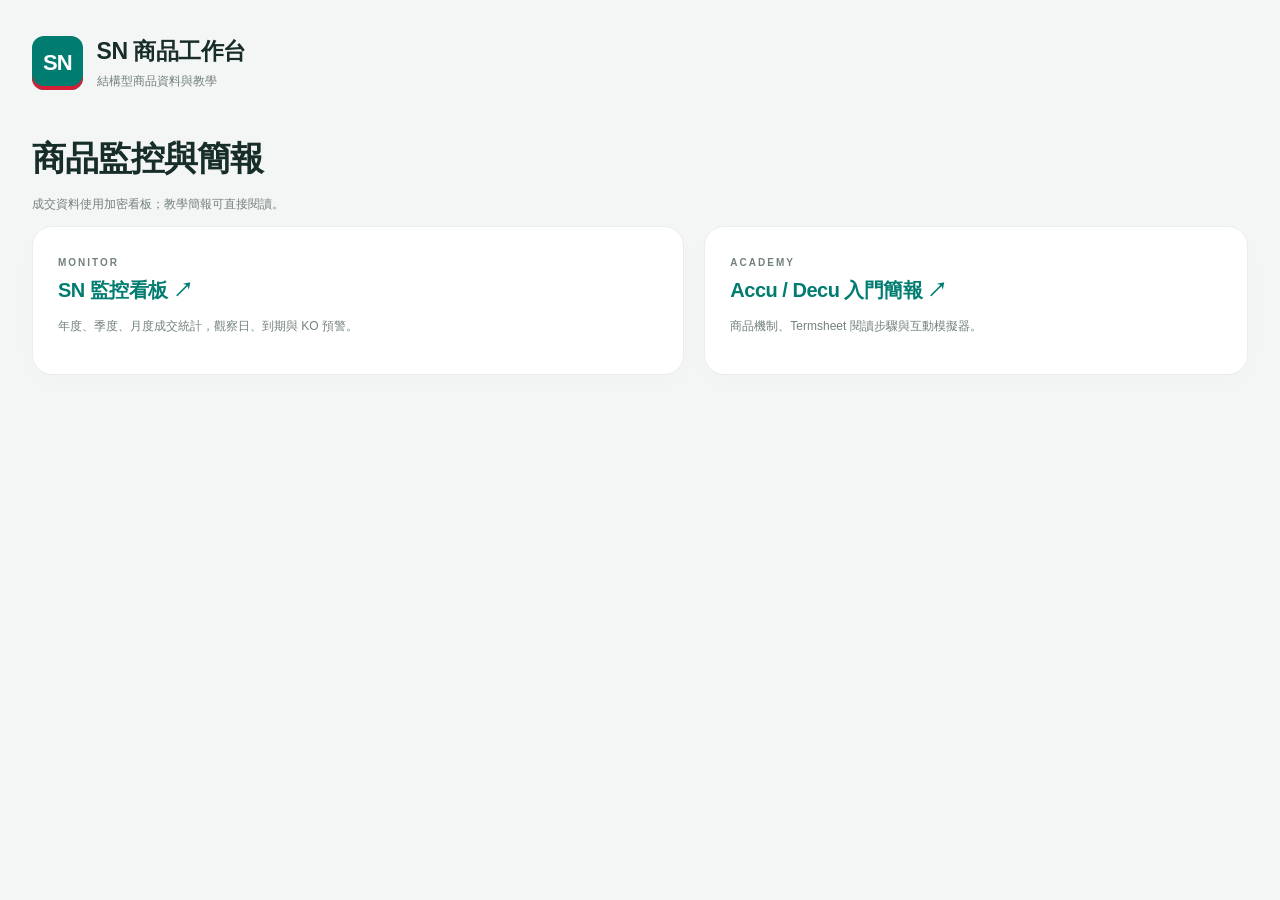
<file: SN/index.html>
<!doctype html><html lang="zh-Hant"><head><meta charset="utf-8"><meta name="viewport" content="width=device-width,initial-scale=1"><meta name="robots" content="noindex,nofollow"><title>SN 商品工作台</title><link rel="stylesheet" href="monitor/assets/styles.css"></head><body><div class="dashboard"><header><a class="brand" href="./"><span class="brandmark">SN</span><span><strong>SN 商品工作台</strong><small>結構型商品資料與教學</small></span></a></header><h1>商品監控與簡報</h1><p class="muted">成交資料使用加密看板；教學簡報可直接閱讀。</p><div class="grid"><a class="panel" href="monitor/"><span class="eyebrow">MONITOR</span><h2>SN 監控看板 ↗</h2><p class="muted">年度、季度、月度成交統計，觀察日、到期與 KO 預警。</p></a><a class="panel" href="accu-decu/"><span class="eyebrow">ACADEMY</span><h2>Accu / Decu 入門簡報 ↗</h2><p class="muted">商品機制、Termsheet 閱讀步驟與互動模擬器。</p></a></div></div></body></html>
</file>
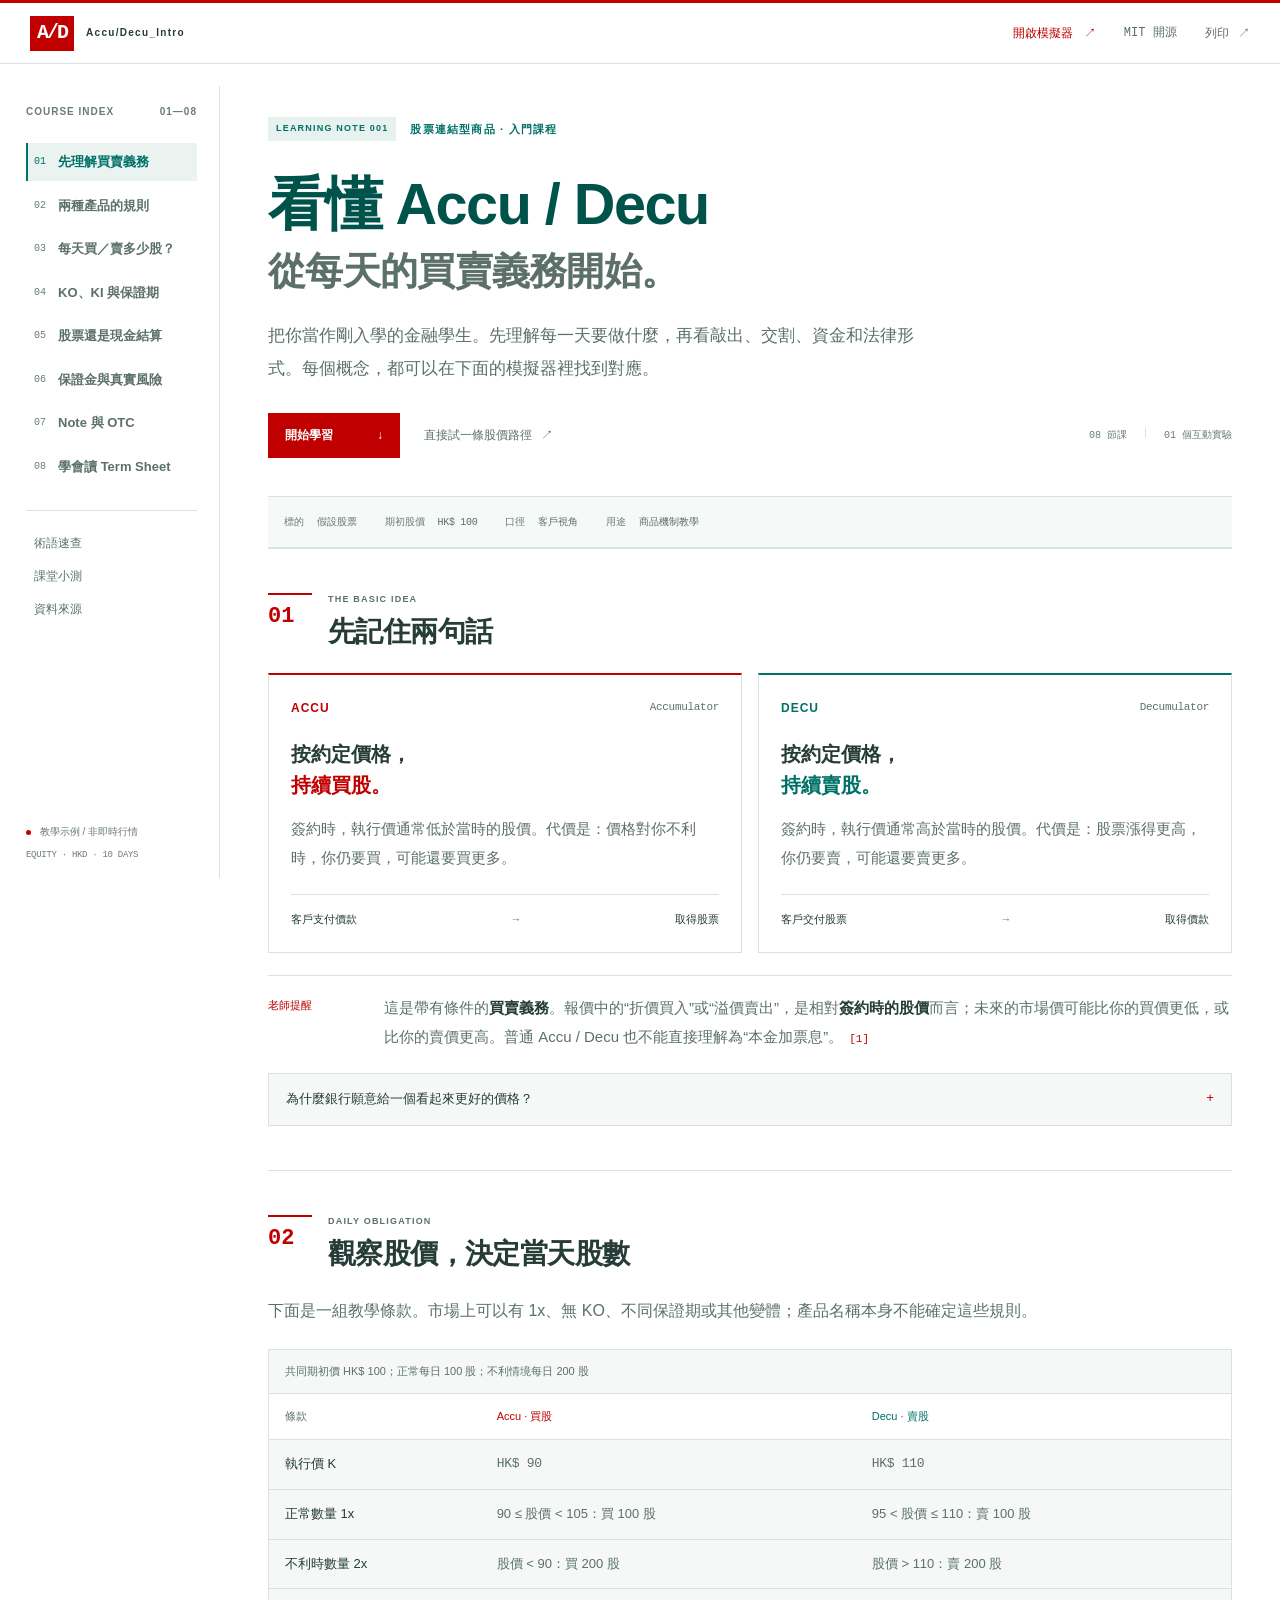
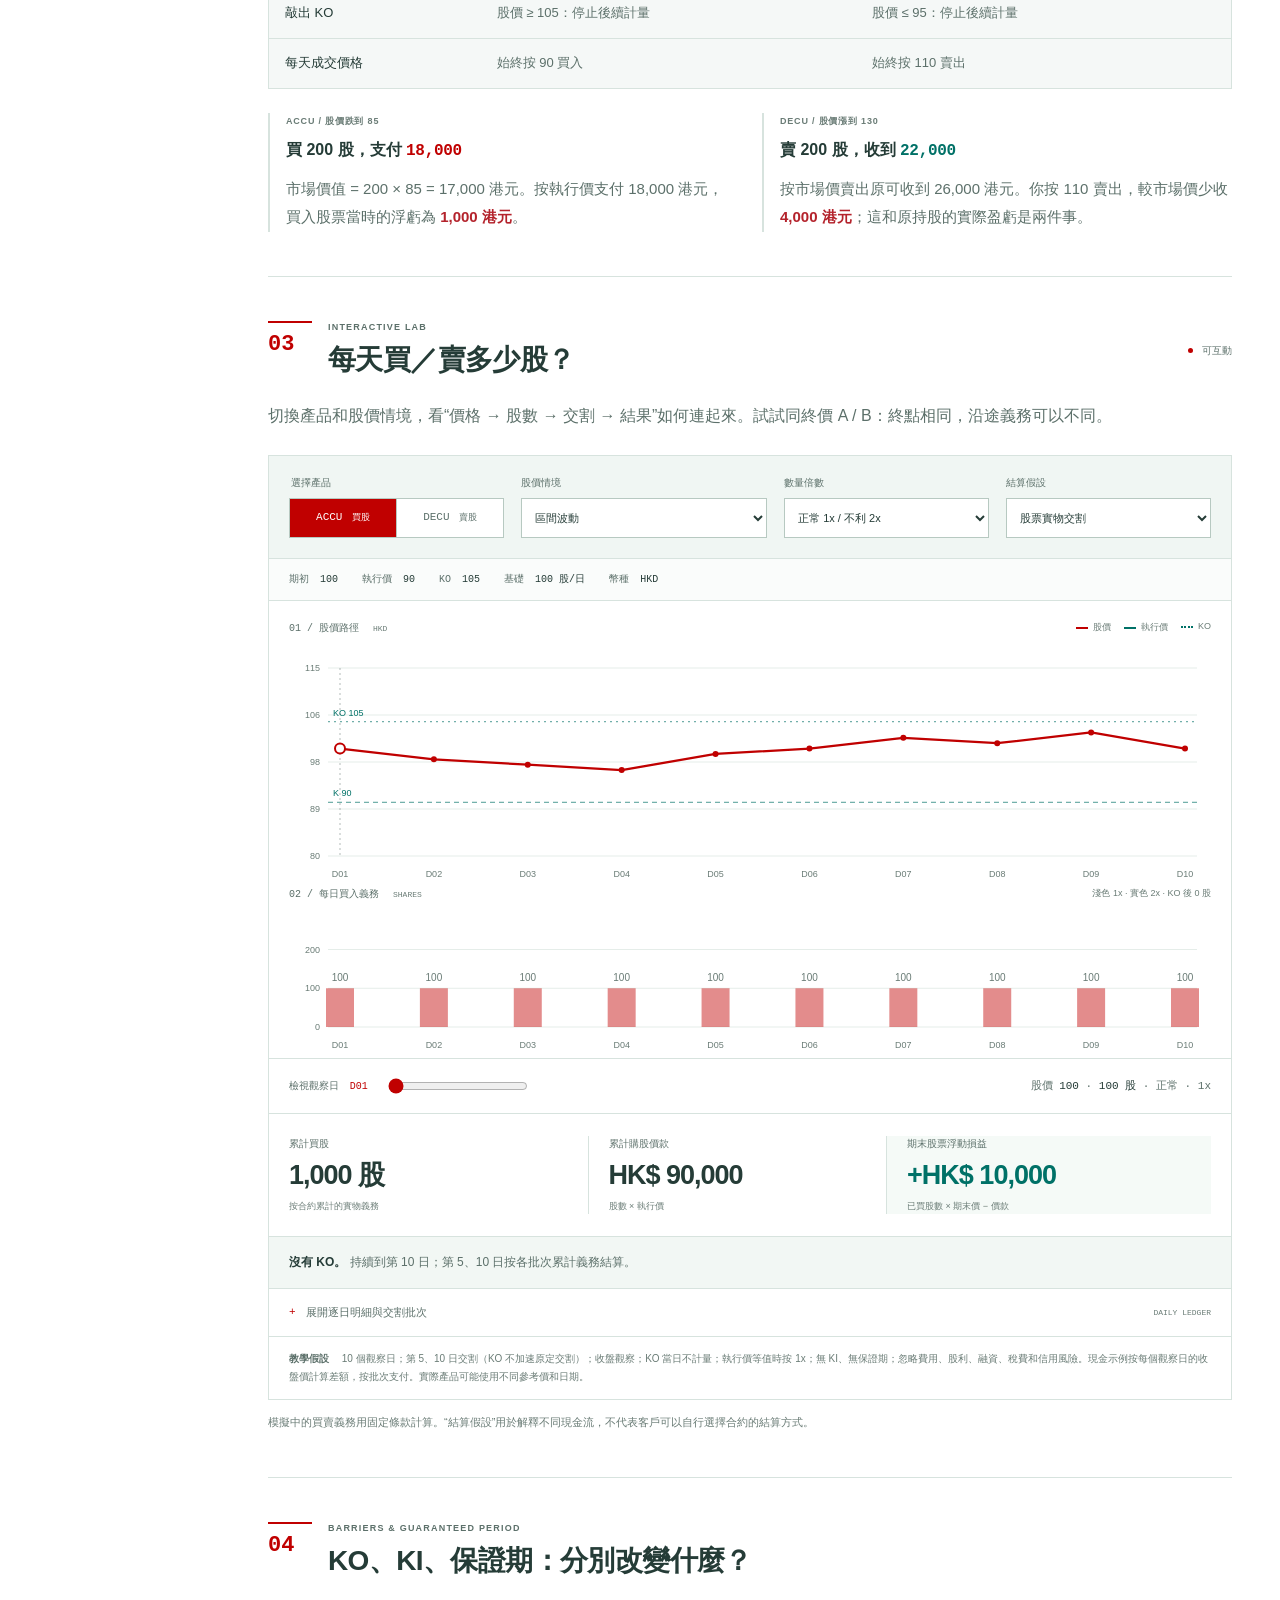
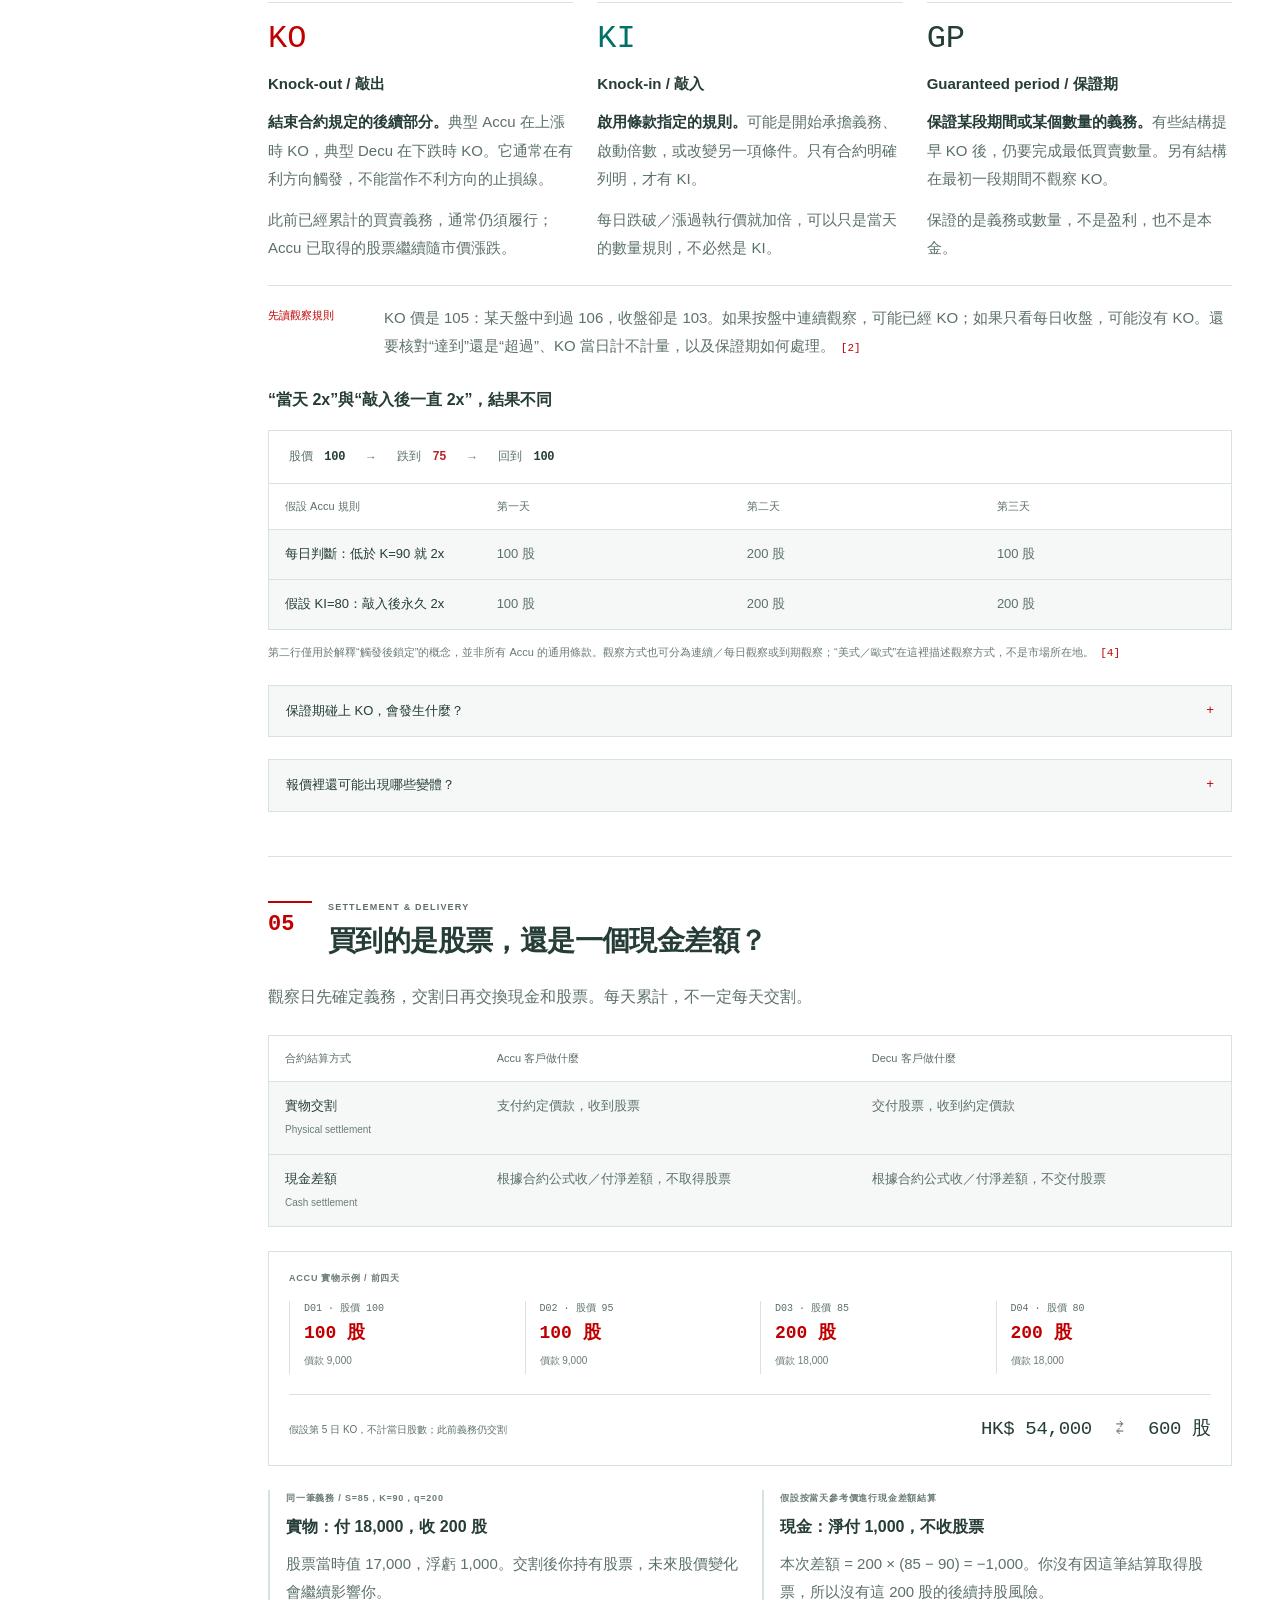
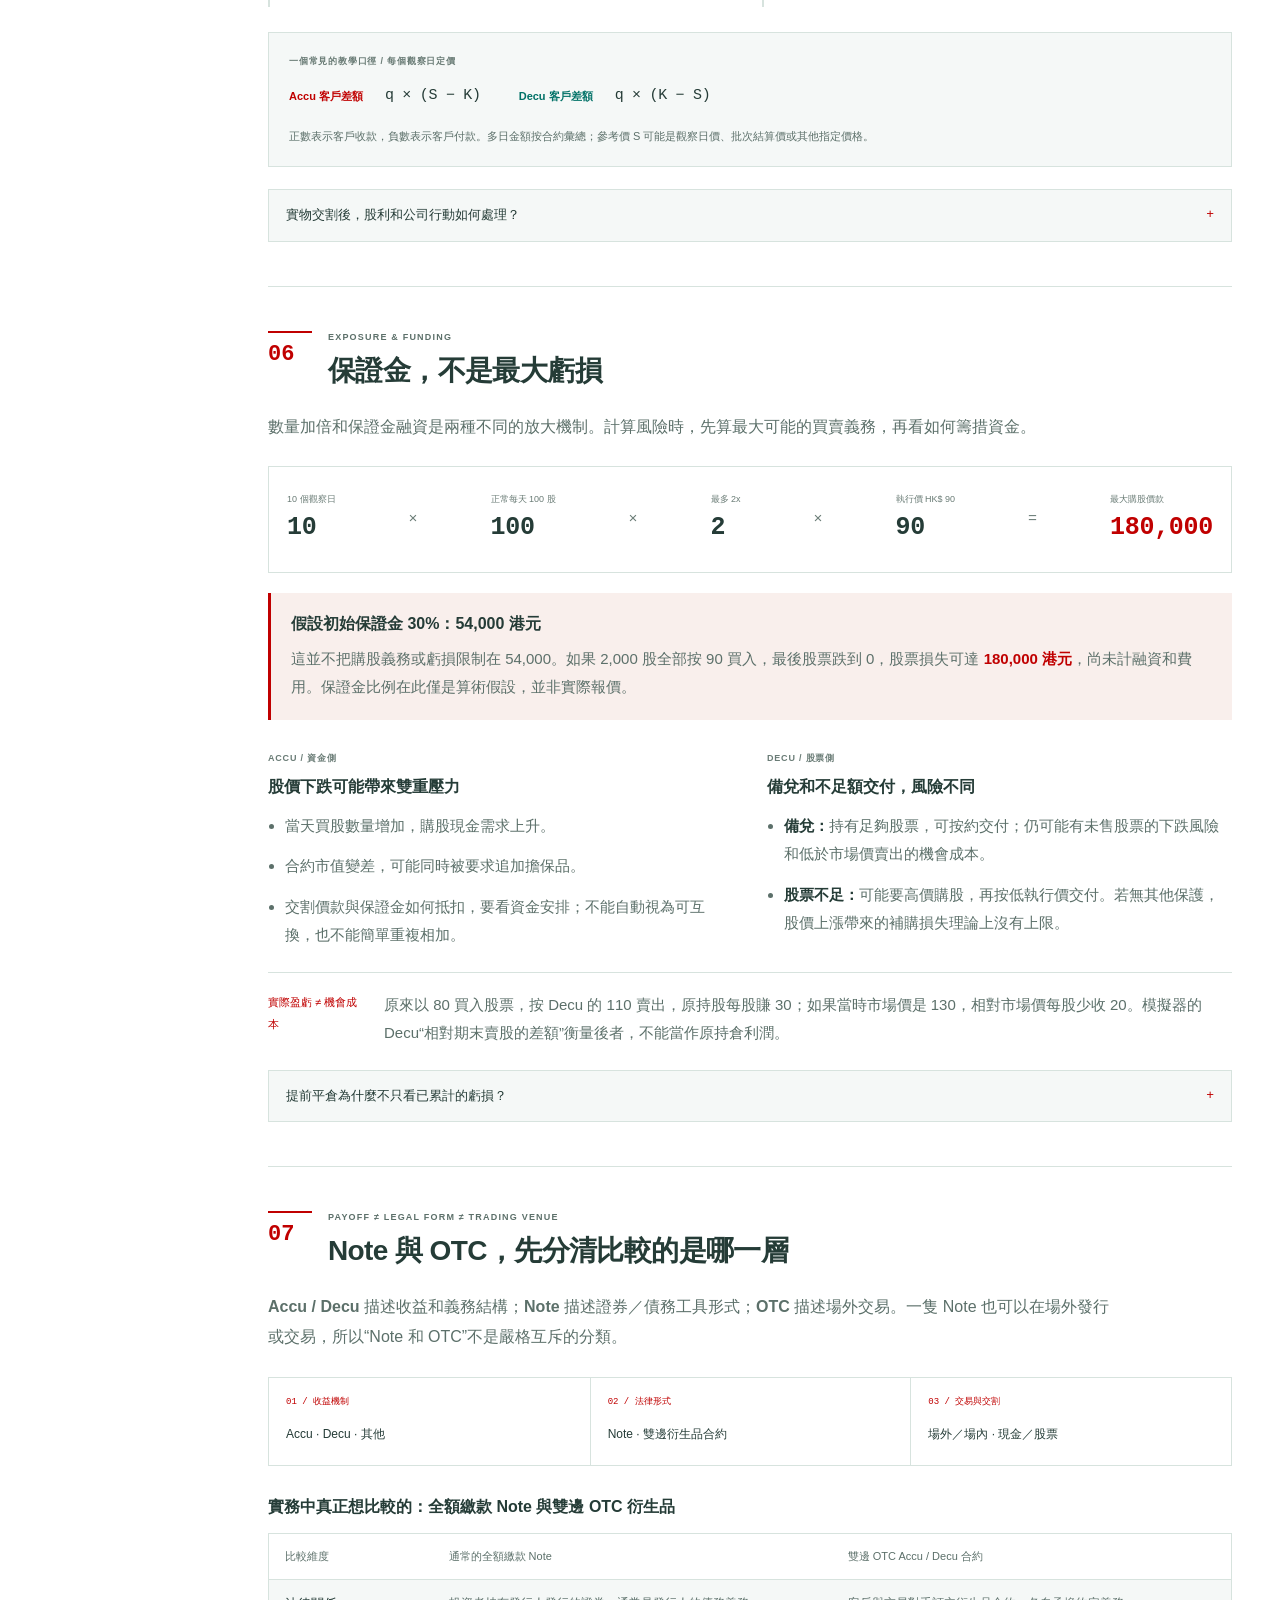
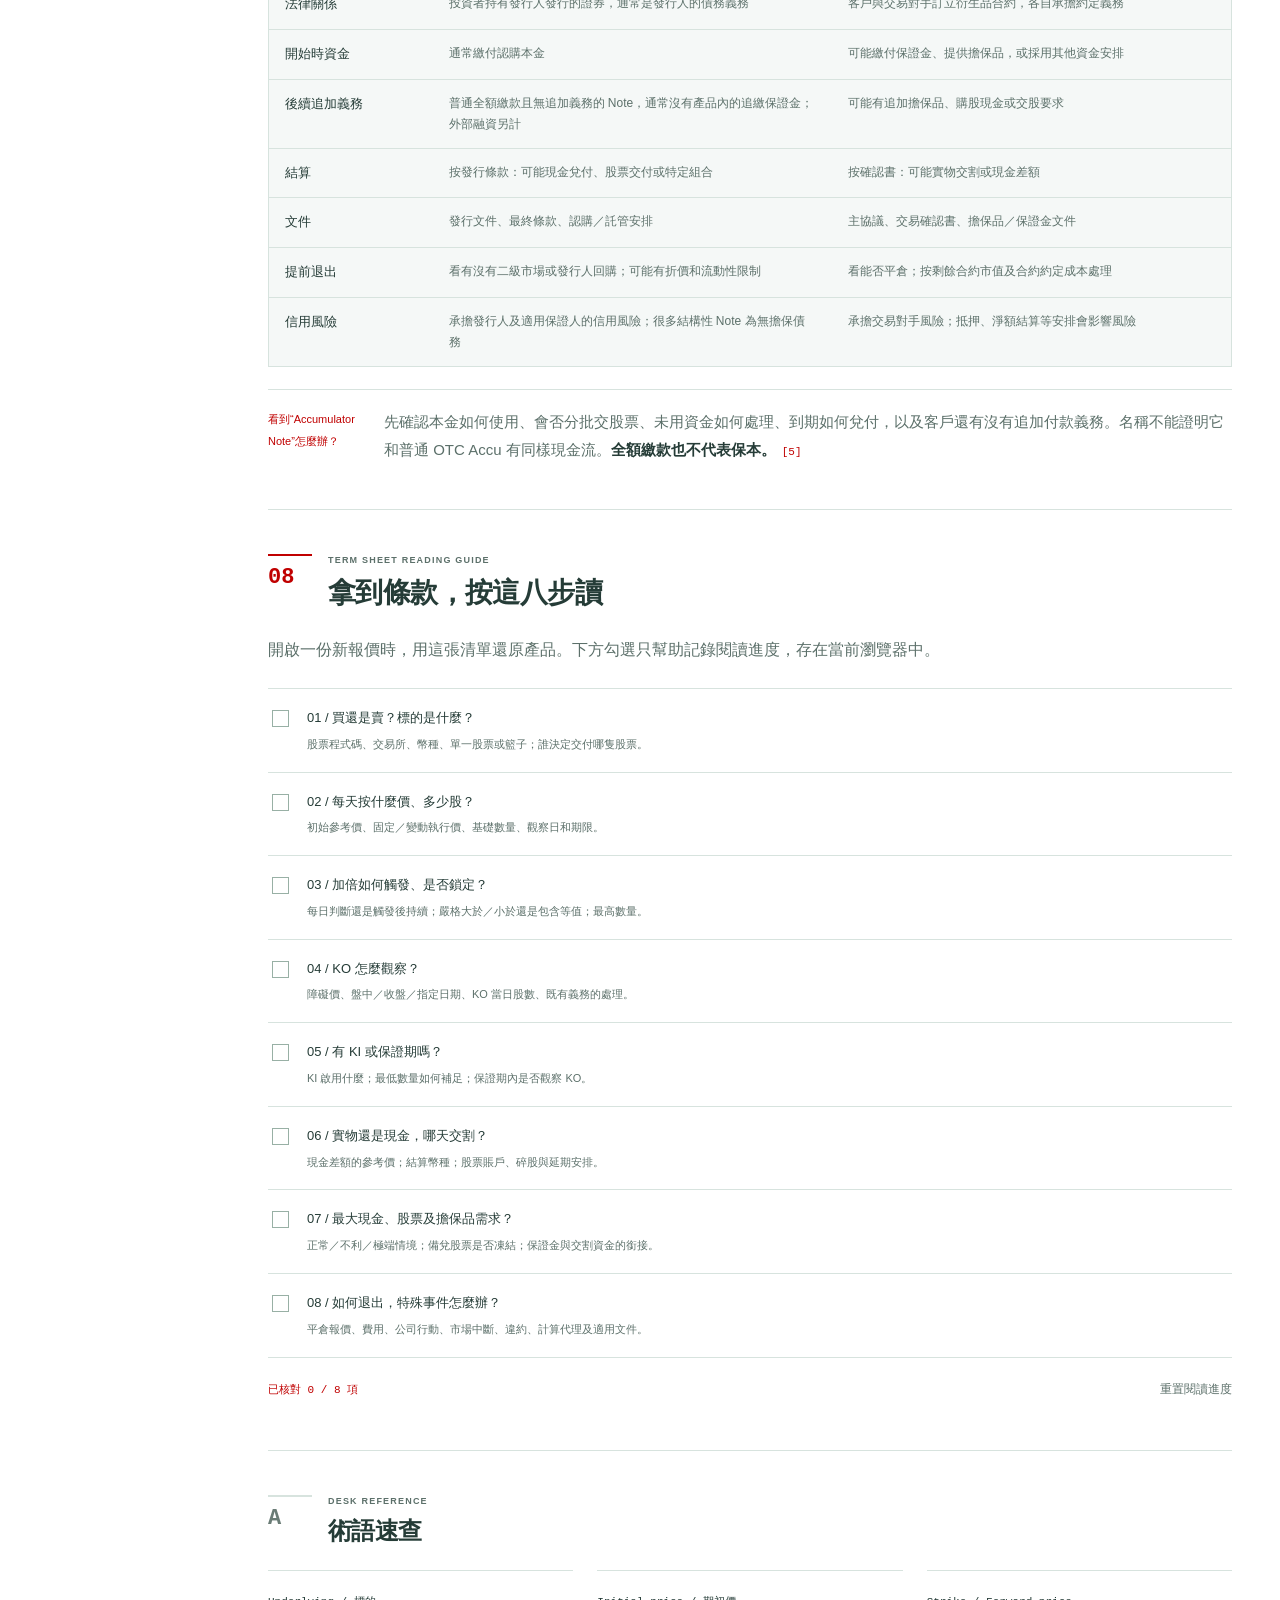
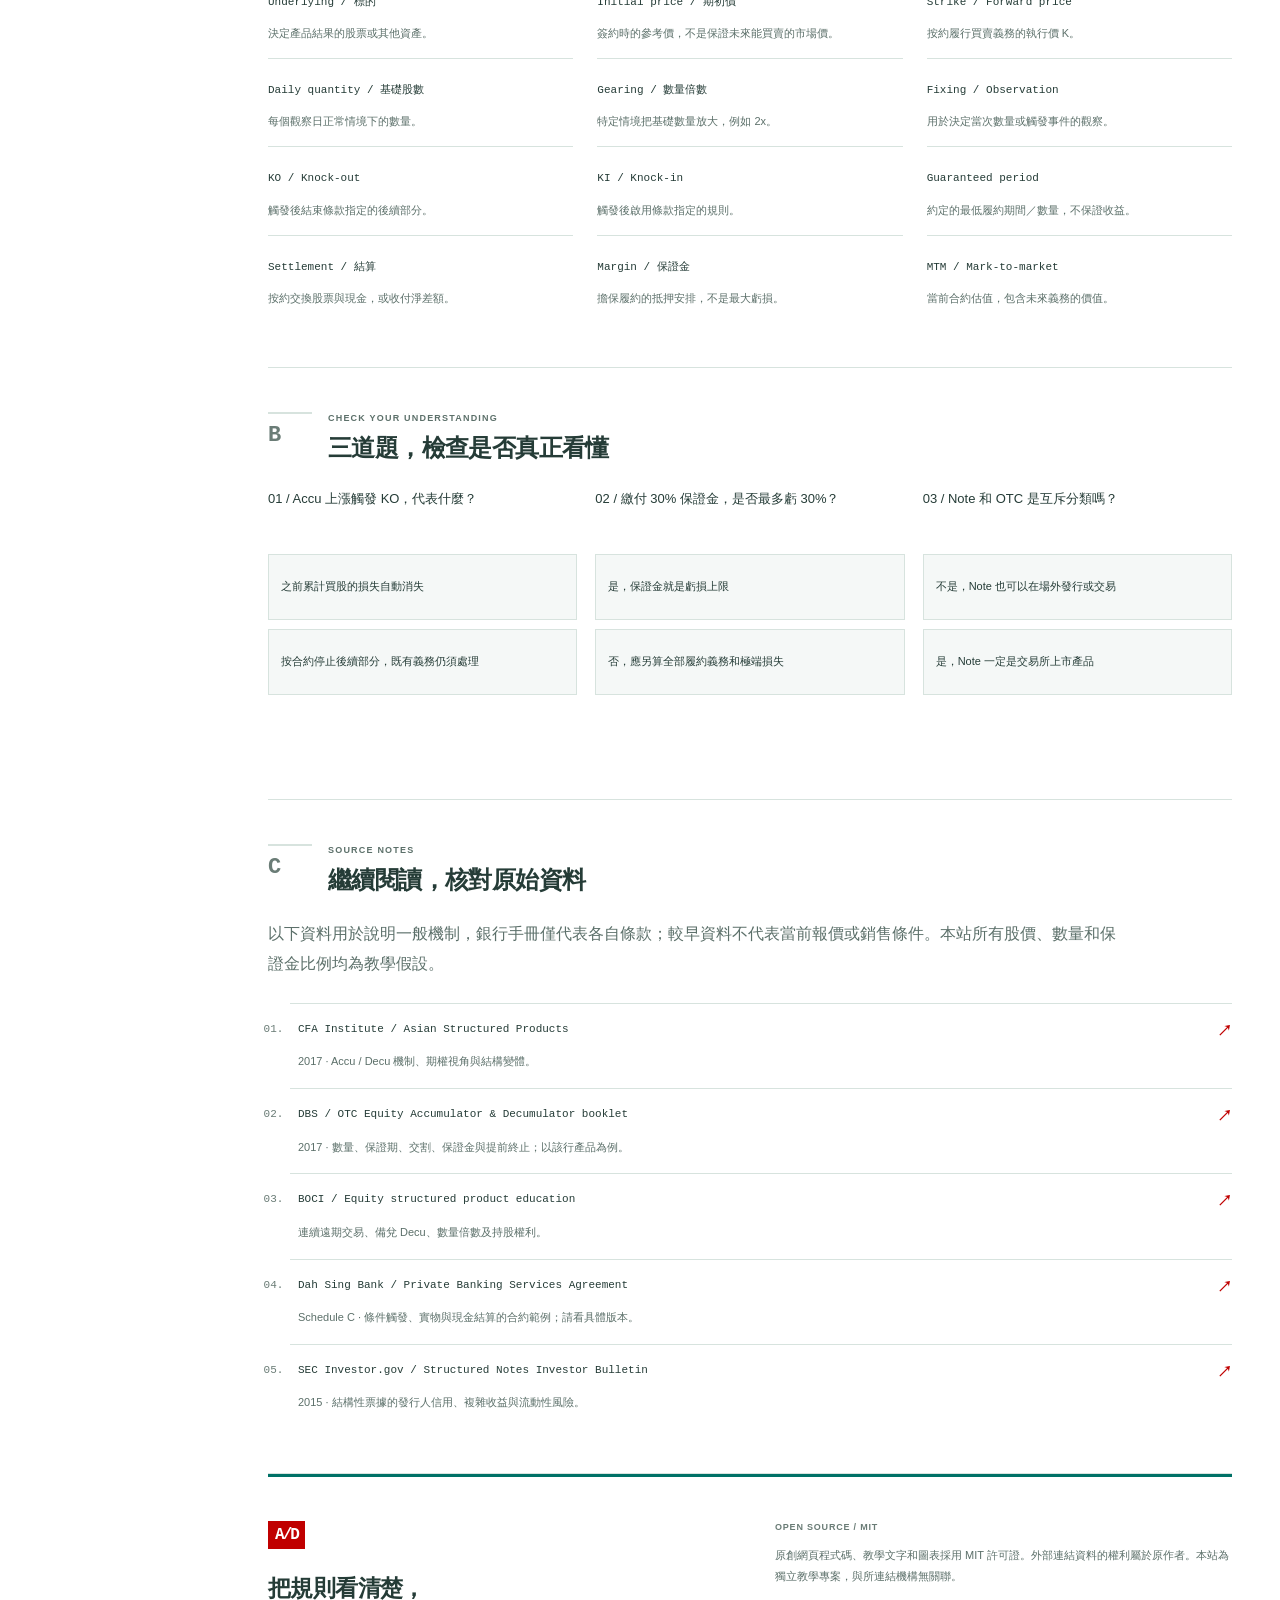
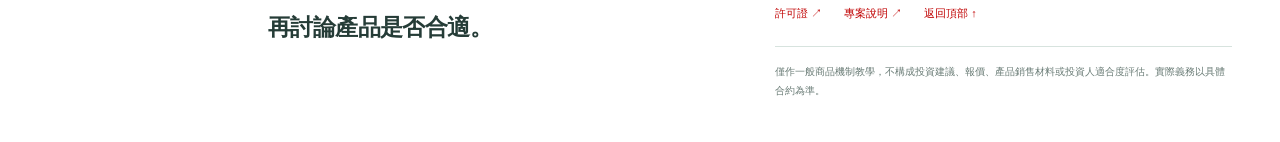
<file: SN/accu-decu/index.html>
<!doctype html>
<html lang="zh-TW">
<head>
  <meta charset="utf-8">
  <meta name="viewport" content="width=device-width, initial-scale=1">
  <meta name="theme-color" content="#ffffff">
  <meta name="description" content="從零理解 Accumulator 與 Decumulator：用互動模擬器學習每日股數、KO/KI、股票與現金結算、保證金，以及 Note 與 OTC 的區別。">
  <title>Accu/Decu_Intro — 結構型商品入門</title>
  <link rel="icon" href="[data-uri]" type="image/svg+xml">
  <style>
:root{color-scheme:light;--bg:#ffffff;--panel:#f5f8f7;--panel-deep:#ffffff;--text:#253c37;--muted:#5c706a;--faint:#6a7c76;--line:#d7e3de;--brand-red:#c00000;--brand-green:#007167;--green:#007167;--red:#b4232c;--mono:"SFMono-Regular",Consolas,"Liberation Mono",monospace;--sans:-apple-system,BlinkMacSystemFont,"Segoe UI","PingFang SC","Microsoft YaHei",sans-serif}
*{box-sizing:border-box}html{scroll-behavior:smooth;scroll-padding-top:90px}body{margin:0;background:var(--bg);color:var(--text);font:15px/1.85 var(--sans);-webkit-font-smoothing:antialiased}::selection{background:#daeae8;color:#00534b}a{color:inherit;text-decoration:none}a:hover{color:var(--brand-red)}button,input,select{font:inherit}button,a,input,select,summary{-webkit-tap-highlight-color:transparent}button{cursor:pointer}button:focus-visible,a:focus-visible,input:focus-visible,select:focus-visible,summary:focus-visible{outline:2px solid var(--brand-red);outline-offset:5px}button:disabled{cursor:default}button{color:inherit}h1,h2,h3,p{margin:0}p+p{margin-top:12px}h2{font-size:28px;line-height:1.4;letter-spacing:-.6px}h3{font-size:18px;line-height:1.6;font-weight:600}strong,b{font-weight:600}em{font-style:normal}.mono,code{font-family:var(--mono);font-variant-numeric:tabular-nums;letter-spacing:-.3px}.brand-red{color:var(--brand-red)}.brand-green{color:var(--brand-green)}.negative{color:var(--red)}.positive{color:var(--green)}.skip-link{position:fixed;top:-60px;left:16px;z-index:100;background:var(--brand-red);color:#fff;padding:8px 20px}.skip-link:focus{top:10px;color:#fff}
.topbar{height:64px;position:sticky;top:0;z-index:20;display:flex;align-items:center;justify-content:space-between;padding:0 30px;border-top:3px solid var(--brand-red);border-bottom:1px solid var(--line);background:var(--bg)}.brand{display:flex;align-items:center;gap:12px;font:10px/1.4 var(--mono);letter-spacing:1.3px}.brand-mark{display:inline-flex;align-items:center;justify-content:center;background:var(--brand-red);color:#fff;font:700 20px/1 var(--mono);letter-spacing:-2px;width:44px;height:35px}.brand-sub{display:block;color:var(--brand-red);letter-spacing:3.6px}.topbar-actions{display:flex;align-items:center;gap:28px;font-size:12px}.terminal-link{color:var(--brand-red)}.terminal-link span{margin-left:8px}.source-link{color:var(--muted);font-family:var(--mono)}.icon-button{border:0;background:none;padding:8px 0;font-size:12px;color:var(--muted)}.icon-button:hover{color:var(--text)}.icon-button span{margin-left:6px}.menu-button{display:none}.reading-progress{height:2px;position:fixed;top:63px;left:0;width:100%;z-index:21;pointer-events:none}.reading-progress span{display:block;height:100%;width:0;background:var(--brand-red)}.layout{display:grid;grid-template-columns:220px minmax(0,1fr);max-width:1480px;margin:0 auto}.sidebar{position:sticky;top:86px;height:calc(100vh - 108px);border-right:1px solid var(--line);padding:20px 22px 12px 26px;display:flex;flex-direction:column}.sidebar-label{font:10px var(--mono);letter-spacing:1px;color:var(--faint);display:flex;justify-content:space-between;margin-bottom:26px}.sidebar nav{display:grid;gap:6px}.nav-item{font-size:12px;padding:9px 6px;display:flex;align-items:center;gap:12px;color:var(--muted);border-left:2px solid transparent;line-height:1.5}.nav-item span{font:10px var(--mono);color:var(--faint)}.nav-item:hover{color:var(--brand-green);background:#f0f6f3}.nav-item.active{color:var(--brand-green);border-left-color:var(--brand-green);background:#eaf3f0}.nav-item.active span{color:var(--brand-green)}.sidebar-secondary{border-top:1px solid var(--line);margin-top:25px;padding:21px 8px;display:grid;gap:10px;font-size:11px;color:var(--muted)}.sidebar-note{font-size:10px;color:var(--faint);margin-top:auto;padding-top:24px;line-height:2.2}.sidebar-note .mono{font-size:9px}.status-dot{width:5px;height:5px;border-radius:50%;display:inline-block;background:var(--brand-red);margin-right:6px;vertical-align:middle}main{min-width:0;padding:0 48px}.hero{padding:53px 0 0;border-bottom:1px solid var(--line)}.eyebrow{font:10px/1.5 var(--mono);letter-spacing:1.5px;color:var(--muted);text-transform:uppercase}.hero>.eyebrow{display:flex;align-items:center;gap:14px;flex-wrap:wrap}.eyebrow-block{background:#e7f1ee;color:var(--brand-green);padding:5px 8px;font-size:9px}h1{color:#00534b;font-size:clamp(38px,4.5vw,62px);line-height:1.28;letter-spacing:-2px;margin-top:27px;font-weight:650}h1 span{display:block;color:var(--muted);font-size:clamp(27px,3vw,40px);font-weight:450;letter-spacing:-1.5px;margin-top:5px}.hero-deck{margin-top:25px;max-width:660px;font-size:15px;color:var(--muted);line-height:1.85}.hero-bottom{display:flex;align-items:center;gap:24px;margin-top:28px;flex-wrap:wrap}.primary-button{display:inline-flex;justify-content:space-between;gap:44px;background:var(--brand-red);color:#fff;padding:11px 17px;font-size:12px;font-weight:650}.primary-button:hover{background:#a60000;color:#fff}.text-button{border:0;background:none;font-size:12px;color:var(--muted);padding:8px 0}.text-button:hover{color:var(--brand-red)}.text-button span{padding-left:6px}.hero-meta{margin-left:auto;font-size:10px;color:var(--faint);font-family:var(--mono)}.hero-meta i{display:inline-block;height:10px;width:1px;background:var(--line);margin:0 12px}.report-strip{display:flex;flex-wrap:wrap;gap:10px 28px;border-top:1px solid var(--line);margin-top:38px;padding:15px 0;color:var(--muted);font-size:10px}.report-strip b{color:var(--faint);font-weight:400;margin-right:10px}.lesson{padding:44px 0;border-bottom:1px solid var(--line);scroll-margin-top:0}.section-heading{display:flex;align-items:center;gap:16px;margin-bottom:22px}.section-number{font:22px/1.4 var(--mono);align-self:flex-start;color:var(--brand-red);width:44px;flex:none;border-top:2px solid var(--brand-red);padding-top:7px}.section-heading .eyebrow{margin-bottom:6px;font-size:9px}.section-intro{max-width:850px;color:var(--muted);margin-bottom:23px}.product-pair{display:grid;grid-template-columns:1fr 1fr;gap:16px}.product-card{border:1px solid var(--line);background:var(--panel);padding:22px}.product-card-top{display:flex;justify-content:space-between;align-items:center;color:var(--muted);font-size:11px;margin-bottom:21px;gap:10px}.product-tag{font:600 12px var(--mono);letter-spacing:1px;color:var(--brand-red)}.product-tag.decu{color:var(--brand-green)}.product-card h3{font-size:20px;line-height:1.55}.product-card em{display:block;color:var(--brand-red)}.product-card:nth-child(2) em{color:var(--brand-green)}.product-card p{font-size:13px;color:var(--muted);margin-top:14px}.mini-flow{display:flex;gap:12px;align-items:center;justify-content:space-between;border-top:1px solid var(--line);margin-top:22px;padding-top:14px;font-size:11px}.mini-flow b{color:var(--faint)}.teaching-note{display:grid;grid-template-columns:100px 1fr;gap:16px;padding:18px 0 0;margin-top:22px;border-top:1px solid var(--line)}.note-label{font-size:11px;color:var(--brand-red);line-height:2}.teaching-note p{font-size:13px;color:var(--muted)}.teaching-note strong{color:var(--text)}.citation{font:11px var(--mono);color:var(--brand-red);margin-left:6px;white-space:nowrap}.explain{margin-top:22px;border:1px solid var(--line);background:var(--panel)}summary{cursor:pointer;list-style:none}summary::-webkit-details-marker{display:none}.explain summary{padding:13px 17px;font-size:13px;display:flex;justify-content:space-between;gap:18px}.explain summary::after{content:"+";color:var(--brand-red);font-family:var(--mono)}.explain[open] summary::after{content:"−"}.explain[open] summary{border-bottom:1px solid var(--line)}.explain>div{padding:17px;font-size:13px;color:var(--muted)}.explain strong{color:var(--text)}.table-wrap{overflow-x:auto;max-width:100%;border:1px solid var(--line);background:var(--panel)}table{border-collapse:collapse;width:100%;text-align:left;font-size:13px}caption{text-align:left;color:var(--muted);padding:11px 16px;font-size:11px;border-bottom:1px solid var(--line)}th,td{padding:13px 16px;vertical-align:top;border-bottom:1px solid var(--line);line-height:1.75}thead th{font-weight:500;color:var(--muted);font-size:11px;background:var(--panel-deep)}tbody th{font-weight:500;width:22%;white-space:normal}tbody td{color:var(--muted)}tbody tr:last-child th,tbody tr:last-child td{border-bottom:0}table small{color:var(--faint);font-size:10px;font-weight:400}.example-grid{display:grid;grid-template-columns:1fr 1fr;gap:24px;margin-top:24px}.worked-example{border-left:2px solid var(--line);padding:0 0 0 16px}.small-label{font:9px/1.8 var(--mono);letter-spacing:.8px;color:var(--faint);display:block}.worked-example h3{margin-top:8px;font-size:16px}.worked-example p{font-size:13px;margin-top:10px;color:var(--muted)}.live-label{margin-left:auto;white-space:nowrap;font-size:10px;color:var(--muted)}.simulator{background:var(--panel-deep);border:1px solid var(--line)}.sim-controls{display:grid;grid-template-columns:1.05fr 1.2fr 1fr 1fr;gap:17px;padding:20px;background:var(--panel);border-bottom:1px solid var(--line)}.sim-controls label,.sim-controls legend{font-size:10px;color:var(--muted);line-height:1.4;display:block}.sim-controls select{display:block;width:100%;margin-top:8px;min-height:40px;padding:9px 26px 9px 9px;border:1px solid #b7c9c1;border-radius:0;background:#ffffff;color:var(--text);font-size:11px}.sim-controls fieldset{border:0;padding:0;margin:0;min-width:0}.segmented{display:flex;border:1px solid #b7c9c1;margin-top:8px;height:40px}.segmented button{font:11px var(--mono);border:0;flex:1;padding:0 6px;background:var(--panel-deep);color:var(--muted)}.segmented button+button{border-left:1px solid #b7c9c1}.segmented button span{font:9px var(--sans);margin-left:3px}.segmented button.selected{background:var(--brand-red);color:#fff}.simulator.decu .segmented button.selected{background:var(--brand-green);color:#fff}.sim-terms{display:flex;flex-wrap:wrap;padding:13px 20px;gap:8px 24px;font:10px/1.5 var(--mono);color:var(--muted);border-bottom:1px solid var(--line)}.sim-terms b{font-weight:500;color:var(--text);margin-left:5px}.sim-terms .brand-red b{color:var(--brand-red)}.chart-header{padding:20px 20px 0;display:flex;align-items:center;justify-content:space-between;gap:10px;font:10px var(--mono);color:var(--muted)}.chart-unit{color:var(--faint);font-size:8px;padding-left:8px}.chart-legend{display:flex;flex-wrap:wrap;gap:13px;font:9px var(--sans);color:var(--faint)}.legend-line{display:inline-block;width:12px;height:0;border-top:2px solid var(--brand-red);margin-right:5px;vertical-align:middle}.brand-green-line{border-color:var(--brand-green);border-top-style:dashed}.dotted-line{border-color:var(--green);border-top-style:dotted}.chart-container{padding:0 12px;min-width:0}.chart-container svg{display:block;width:100%;overflow:visible}.chart-container svg text{font:10px var(--mono);fill:var(--faint)}.chart-container .chart-tick{font-size:9px}.chart-container .reference-label{font-size:9px}.chart-container .chart-point{cursor:pointer}.chart-container .chart-point:focus{outline:none;stroke:var(--text);stroke-width:3}.chart-container .focus-circle{fill:var(--panel-deep);stroke:var(--brand-red);stroke-width:2}.quantity-heading{padding-top:0}.chart-note{font:9px var(--sans);color:var(--faint)}.day-inspector{display:flex;align-items:center;flex-wrap:wrap;gap:13px 18px;border-top:1px solid var(--line);border-bottom:1px solid var(--line);padding:13px 20px;min-height:54px;font-size:10px}.day-inspector label{color:var(--muted);white-space:nowrap}.day-inspector output{font-family:var(--mono);color:var(--brand-red);margin-left:8px}.day-inspector input{width:140px;min-height:24px;accent-color:var(--brand-red);flex-shrink:0}.day-inspector #day-detail{margin-left:auto;font:11px/1.5 var(--mono);color:var(--muted)}#day-detail strong{color:var(--text);font-weight:500}.sim-stats{display:grid;grid-template-columns:1fr 1fr 1.15fr;padding:22px 20px;gap:16px}.sim-stats>div+div{border-left:1px solid var(--line);padding-left:20px}.sim-stats span{font-size:10px;color:var(--muted);display:block;line-height:1.5}.sim-stats strong{display:block;font-size:27px;line-height:1.3;font-weight:500;white-space:nowrap;margin:7px 0 6px;letter-spacing:-1px}.sim-stats small{font-size:9px;color:var(--faint);display:block;line-height:1.7}.sim-status{padding:14px 20px;border-top:1px solid var(--line);font-size:12px;color:var(--muted);background:var(--panel)}.sim-status b{color:var(--text)}.path-lesson{padding:14px 20px;font-size:12px;color:var(--brand-red);background:#fbeeee;border-top:1px solid var(--line)}[hidden]{display:none!important}.sim-table{border-top:1px solid var(--line)}.sim-table summary{padding:13px 20px;display:flex;gap:10px;justify-content:space-between;align-items:center;font-size:11px;color:var(--muted)}.sim-table summary::before{content:"+";color:var(--brand-red);font-family:var(--mono)}.sim-table[open] summary::before{content:"−"}.sim-table summary span{margin-left:auto;font:8px var(--mono);color:var(--faint)}.sim-table .table-wrap{border:0;border-top:1px solid var(--line)}.sim-table table{font-family:var(--mono);font-size:11px}.sim-table td,.sim-table th{padding:9px 20px;font-weight:400;white-space:nowrap}.sim-table tbody td:first-child{color:var(--text)}.sim-table tfoot{background:#eef5f2;color:var(--text);border-top:1px solid var(--line)}.sim-table .text-button{margin:2px 20px 13px;color:var(--brand-red)}.settlement-batches{display:grid;grid-template-columns:1fr 1fr;gap:12px;padding:16px 20px;font-size:10px;color:var(--muted)}.settlement-batches b{display:block;margin-top:5px;color:var(--text);font:11px var(--mono)}.sim-assumptions{border-top:1px solid var(--line);padding:13px 20px;font-size:10px;color:var(--faint);line-height:1.8}.sim-assumptions b{color:var(--muted);padding-right:10px}.below-note{font-size:11px;color:var(--faint);margin-top:13px;line-height:1.8}.mechanism-grid{display:grid;grid-template-columns:repeat(3,1fr);gap:24px}.mechanism-grid article{border-top:1px solid var(--line);padding-top:20px}.mechanism-code{display:block;font:32px/1 var(--mono);margin-bottom:17px}.mechanism-grid h3{font-size:15px;margin-bottom:12px}.mechanism-grid p{font-size:13px;color:var(--muted)}.mechanism-grid strong{color:var(--text)}.comparison-panel{margin-top:26px}.comparison-panel h3{margin-bottom:18px;font-size:16px}.rule-timeline{display:flex;align-items:center;gap:20px;padding:14px 20px;border:1px solid var(--line);border-bottom:0;background:var(--panel-deep);font-size:12px;color:var(--muted)}.rule-timeline b{color:var(--text);margin-left:8px}.rule-timeline b.negative{color:var(--red)}.rule-timeline i{font-style:normal;color:var(--faint)}.worked-flow{margin-top:24px;border:1px solid var(--line);padding:18px 20px;background:var(--panel-deep)}.flow-days{display:grid;grid-template-columns:repeat(4,1fr);margin-top:14px;gap:20px}.flow-days>div{border-left:1px solid var(--line);padding-left:14px}.flow-days span{font:10px var(--mono);color:var(--muted);display:block}.flow-days b{display:block;margin-top:5px;font:18px var(--mono);color:var(--brand-red)}.flow-days small{font-size:10px;color:var(--faint)}.flow-result{border-top:1px solid var(--line);margin-top:20px;padding-top:16px;display:flex;justify-content:space-between;align-items:center;flex-wrap:wrap;gap:15px}.flow-result>span{font-size:10px;color:var(--muted)}.flow-result strong{font-size:19px;font-weight:500}.flow-result strong span{color:var(--faint);padding:0 12px}.formula-block{background:var(--panel);padding:20px;margin-top:25px;border:1px solid var(--line)}.formula-block p{display:flex;flex-wrap:wrap;align-items:center;gap:12px 22px;margin-top:13px}.formula-block b{font-size:11px}.formula-block code{font-size:15px;color:var(--text);margin-right:16px}.formula-block small{display:block;font-size:11px;color:var(--muted);margin-top:15px}.exposure-calculation{display:flex;align-items:center;gap:14px;justify-content:space-between;padding:24px 18px;border:1px solid var(--line);background:var(--panel-deep);margin-top:24px}.exposure-calculation span{font-size:9px;color:var(--faint);display:block}.exposure-calculation b{font-size:25px;font-weight:450;line-height:1.6;display:block}.exposure-calculation i{font:15px var(--mono);color:var(--faint)}.warning-box{border-left:3px solid var(--brand-red);background:#f9efec;padding:18px 20px;margin-top:20px}.warning-box h3{font-size:16px}.warning-box p{font-size:13px;color:var(--muted);margin-top:8px}.warning-box strong{color:var(--brand-red)}.risk-columns{display:grid;grid-template-columns:1fr 1fr;gap:34px;margin-top:30px}.risk-columns h3{margin-top:8px;font-size:16px}.risk-columns ul{padding-left:17px;font-size:13px;color:var(--muted);margin:12px 0 0}.risk-columns li+li{margin-top:12px}.risk-columns strong{color:var(--text)}.classification{display:grid;grid-template-columns:repeat(3,1fr);gap:0;border:1px solid var(--line);background:var(--panel-deep);margin-top:24px}.classification>div{padding:17px}.classification>div+div{border-left:1px solid var(--line)}.classification span{display:block;font:9px var(--mono);color:var(--brand-red);margin-bottom:10px}.classification b{font-size:12px;font-weight:500}.table-title{margin:28px 0 13px;font-size:16px}.wrapper-table th:first-child{width:17%}.wrapper-table td{width:41.5%;font-size:12px}.term-checklist{border-top:1px solid var(--line)}.term-checklist label{display:flex;align-items:flex-start;gap:18px;padding:17px 4px;border-bottom:1px solid var(--line);cursor:pointer}.term-checklist input{appearance:none;width:17px;height:17px;border:1px solid #98b0a5;flex-shrink:0;margin:4px 0 0;display:grid;place-content:center;cursor:pointer}.term-checklist input:checked{background:var(--brand-red);border-color:var(--brand-red)}.term-checklist input:checked::before{content:"✓";font:bold 12px var(--sans);color:#fff}.term-checklist b{font-size:13px;display:block;font-weight:500}.term-checklist small{display:block;font-size:11px;color:var(--muted);margin-top:3px}.term-checklist input:checked+span b{color:var(--brand-red)}.checklist-footer{display:flex;justify-content:space-between;align-items:center;margin-top:15px;font:11px var(--mono);color:var(--brand-red)}.appendix-number{color:var(--faint);border-color:var(--line)}.appendix h2{font-size:24px}.glossary-grid{display:grid;grid-template-columns:repeat(3,1fr);gap:0 24px}.glossary-grid>div{padding:14px 0;border-top:1px solid var(--line)}.glossary-grid b{font:11px var(--mono);color:var(--text)}.glossary-grid p{font-size:11px;color:var(--muted);margin-top:8px}.quiz-grid{display:grid;grid-template-columns:repeat(3,1fr);gap:18px}.quiz{margin:0;padding:0;border:0;min-width:0}.quiz legend{padding:0;font-size:13px;font-weight:500;min-height:55px;line-height:1.8;width:100%;float:left;margin-bottom:12px}.quiz button{clear:both;display:block;width:100%;border:1px solid var(--line);background:var(--panel);font-size:11px;text-align:left;padding:12px;line-height:1.75;min-height:66px}.quiz button+button{margin-top:9px}.quiz button:hover{border-color:var(--faint)}.quiz button.chosen-correct{border-color:var(--green);background:#eaf5ef;color:var(--green)}.quiz button.chosen-wrong{border-color:var(--red);background:#fff0f0;color:var(--red)}.quiz-feedback{font-size:11px;color:var(--muted);min-height:48px;margin-top:12px}.source-list{padding:0 0 0 22px;margin:0;list-style:decimal-leading-zero}.source-list li{padding:16px 0 16px 8px;border-top:1px solid var(--line);font:11px var(--mono);color:var(--faint)}.source-list a{display:flex;justify-content:space-between;gap:20px;color:var(--text);line-height:1.7}.source-list a:hover{color:var(--brand-red)}.source-list a b{color:var(--brand-red);font-size:15px}.source-list p{font:11px/1.8 var(--sans);color:var(--muted);margin-top:7px}.site-footer{padding:42px 0;display:grid;grid-template-columns:1fr 1fr;gap:50px}.site-footer .brand-mark{width:37px;height:28px;font-size:16px;margin-bottom:20px}.site-footer h2{font-size:23px;line-height:1.7}.footer-details p{font-size:11px;color:var(--muted);margin-top:10px}.footer-links{display:flex;gap:22px;flex-wrap:wrap;font-size:11px;color:var(--brand-red);margin-top:16px}.footer-details p.disclaimer{font-size:10px;color:var(--faint);border-top:1px solid var(--line);padding-top:15px;margin-top:22px}
@media(min-width:1600px){main{padding:0 64px}.hero{padding-top:65px}}
@media(max-width:1180px){.layout{grid-template-columns:190px minmax(0,1fr)}.sidebar{padding-left:17px;padding-right:14px}main{padding:0 30px}.sim-controls{gap:10px;grid-template-columns:1fr 1.2fr}.hero-meta{margin-left:0}.sim-stats strong{font-size:23px}.sim-stats>div+div{padding-left:14px}.sim-stats{gap:12px}.day-inspector #day-detail{margin-left:0}.exposure-calculation{gap:8px;padding:20px 12px}.exposure-calculation b{font-size:20px}.quiz-grid{gap:12px}.mechanism-grid{gap:18px}}
@media(max-width:900px){.layout{display:block}.sidebar{display:none;position:fixed;top:64px;right:0;bottom:0;height:auto;width:285px;z-index:19;background:var(--panel-deep);border-left:1px solid var(--line);padding:24px}.sidebar.open{display:flex}.menu-button{display:block}.topbar{padding:0 22px}.topbar-actions{gap:22px}.source-link{display:none}main{padding:0 28px;max-width:900px;margin:auto}.hero{padding-top:40px}h1{color:#00534b;font-size:51px}h1 span{font-size:33px}.glossary-grid{grid-template-columns:1fr 1fr}}
@media(max-width:600px){body{font-size:14px;line-height:1.8}.topbar{padding:0 16px;height:58px}.reading-progress{top:57px}.sidebar{top:58px}.brand{font-size:8px;gap:8px;letter-spacing:1px}.brand-sub{letter-spacing:3px}.brand-mark{width:35px;height:29px;font-size:17px}.topbar-actions{gap:18px}.topbar-actions .terminal-link{display:none}#print-button{font-size:10px}.menu-button{font-size:11px}main{padding:0 18px}html{scroll-padding-top:78px}.hero{padding-top:32px}.hero>.eyebrow{gap:10px;font-size:9px}.eyebrow-block{font-size:8px}h1{color:#00534b;font-size:36px;letter-spacing:-1.4px;margin-top:22px}h1 span{font-size:25px;letter-spacing:-1px;margin-top:9px}.hero-deck{font-size:13px;line-height:1.9;margin-top:22px}.hero-bottom{gap:13px 18px;margin-top:25px}.primary-button{gap:33px;padding:10px 15px;font-size:11px}.hero-bottom .text-button{font-size:10px}.hero-meta{flex-basis:100%;font-size:9px;margin-top:4px}.report-strip{margin-top:25px;gap:7px 18px;font-size:9px}.report-strip>span{flex-basis:calc(50% - 10px)}.report-strip b{margin-right:6px}.lesson{padding:32px 0}.section-heading{gap:12px;margin-bottom:18px}.section-number{font-size:18px;width:33px;padding-top:6px}.section-heading .eyebrow{font-size:8px;letter-spacing:1px}h2{font-size:23px;letter-spacing:-.5px}.section-intro{font-size:13px;margin-bottom:20px}.product-pair{grid-template-columns:1fr;gap:14px}.product-card{padding:18px}.product-card-top{margin-bottom:14px}.product-card h3{font-size:20px}.product-card em{display:inline}.product-card p{font-size:12px}.mini-flow{margin-top:17px;padding-top:12px}.teaching-note{grid-template-columns:1fr;gap:7px;margin-top:20px;padding-top:15px}.teaching-note p{font-size:12px}.note-label{font-size:10px}.explain summary{font-size:12px;padding:13px}.explain>div{padding:13px;font-size:12px}table{font-size:11px;min-width:470px}caption{font-size:10px;padding:10px 12px}th,td{padding:11px 12px}thead th{font-size:10px}.example-grid{grid-template-columns:1fr;gap:22px;margin-top:22px}.worked-example h3{font-size:15px}.worked-example p{font-size:12px}.worked-example{padding-left:13px}.live-label{font-size:9px}.simulation-section h2{font-size:21px}.simulation-section .section-heading{gap:10px}.sim-controls{padding:14px;gap:14px 10px;grid-template-columns:minmax(0,1fr) minmax(0,1fr)}.sim-controls select{font-size:10px;padding-left:7px;min-height:38px}.segmented{height:38px}.segmented button{font-size:10px;padding:0 3px}.segmented button span{font-size:8px;display:block;margin:2px 0 0}.sim-controls label,.sim-controls legend{font-size:9px}.sim-terms{padding:12px 14px;gap:7px 17px;font-size:9px}.chart-header{padding:17px 12px 0;font-size:9px;align-items:flex-start;flex-wrap:wrap;gap:9px}.chart-legend{gap:12px;font-size:8px}.chart-unit{font-size:7px}.chart-container{padding:0 3px}.quantity-heading{padding-top:2px}.chart-note{font-size:8px}.day-inspector{padding:12px 14px;gap:7px 16px}.day-inspector label{font-size:9px}.day-inspector input{width:calc(100% - 127px);flex:1;min-width:100px}.day-inspector #day-detail{flex-basis:100%;font-size:10px}.sim-stats{grid-template-columns:1fr 1fr;padding:17px 14px;gap:18px 12px}.sim-stats>div+div{padding-left:13px}.sim-stats>div:nth-child(3){grid-column:1/-1;border-left:0;border-top:1px solid var(--line);padding-left:0;padding-top:15px;display:grid;grid-template-columns:1fr 1fr;gap:5px 13px;align-items:center}.sim-stats>div:nth-child(3) strong{grid-row:1/3;grid-column:2;margin:0;text-align:right}.sim-stats>div:nth-child(3) small{grid-column:1}.sim-stats strong{font-size:22px;letter-spacing:-.6px}.sim-stats span{font-size:9px}.sim-stats small{font-size:8px}.sim-status{padding:13px 14px;font-size:11px}.path-lesson{padding:13px 14px;font-size:11px}.sim-table summary{padding:12px 14px;font-size:10px}.sim-table summary span{font-size:7px;letter-spacing:-.2px}.sim-table td,.sim-table th{padding:9px 14px;font-size:10px}.sim-table table{min-width:445px}.settlement-batches{padding:14px;grid-template-columns:1fr;font-size:10px;gap:14px}.sim-assumptions{padding:12px 14px;font-size:9px}.below-note{font-size:10px}.mechanism-grid{grid-template-columns:1fr;gap:21px}.mechanism-grid article{display:grid;grid-template-columns:42px 1fr;gap:0 15px;padding-top:18px}.mechanism-code{grid-row:1/4;font-size:25px;margin-bottom:0;margin-top:3px}.mechanism-grid h3{font-size:14px;margin-bottom:8px}.mechanism-grid p{font-size:12px;grid-column:2}.comparison-panel h3{font-size:15px}.rule-timeline{gap:13px;padding:13px 12px;font-size:10px}.rule-timeline b{margin-left:4px}.flow-days{grid-template-columns:1fr 1fr;gap:20px}.flow-days b{font-size:17px}.worked-flow{padding:16px}.flow-result strong{font-size:18px}.flow-result>span{font-size:10px}.formula-block{padding:17px}.formula-block p{gap:12px;display:grid;grid-template-columns:1fr 1fr}.formula-block code{font-size:13px;margin:0;white-space:nowrap}.formula-block small{font-size:10px}.exposure-calculation{display:grid;grid-template-columns:1fr 12px 1fr;gap:15px;padding:18px}.exposure-calculation>i:nth-child(4){display:none}.exposure-calculation>i:nth-child(8){grid-column:1/-1;text-align:center}.exposure-total{grid-column:1/-1;display:flex;justify-content:space-between;align-items:center;border-top:1px solid var(--line);padding-top:13px}.exposure-calculation b{font-size:23px}.warning-box{padding:15px}.warning-box h3{font-size:14px}.warning-box p{font-size:12px}.risk-columns{grid-template-columns:1fr;gap:26px}.risk-columns h3{font-size:15px}.risk-columns ul{font-size:12px}.classification{grid-template-columns:1fr}.classification>div{padding:15px}.classification>div+div{border-left:0;border-top:1px solid var(--line)}.classification span{margin-bottom:6px}.table-title{font-size:15px}.wrapper-table{min-width:590px}.term-checklist label{gap:13px;padding:15px 1px}.term-checklist b{font-size:12px}.term-checklist small{font-size:10px}.term-checklist input{width:16px;height:16px}.checklist-footer{font-size:10px}.checklist-footer button{font-size:10px}.appendix h2{font-size:22px}.glossary-grid{gap:0 18px}.glossary-grid b{font-size:10px;line-height:1.8}.glossary-grid p{font-size:10px}.quiz-grid{grid-template-columns:1fr;gap:25px}.quiz legend{min-height:0;font-size:12px;margin-bottom:12px}.quiz button{min-height:0;padding:12px}.quiz-feedback{min-height:0;font-size:11px}.source-list{padding-left:18px}.source-list li{font-size:10px;padding-left:5px}.source-list p{font-size:10px}.site-footer{grid-template-columns:1fr;gap:25px;padding:32px 0}.site-footer h2{font-size:23px}.site-footer h2 br{display:none}.footer-details p{font-size:10px}}
@media(prefers-reduced-motion:reduce){html{scroll-behavior:auto}*{animation:none!important;transition:none!important}}
@media print{:root{color-scheme:light;--bg:#fff;--panel:#f5f5f5;--panel-deep:#fff;--text:#111;--muted:#444;--faint:#555;--line:#ccc;--brand-red:#a64800;--brand-green:#245d83;--green:#206243;--red:#a6232a}body{font-size:11px;background:white}.topbar,.sidebar,.reading-progress,.hero-bottom,.live-label,.sim-controls,.day-inspector,.quiz-grid,.checklist-footer,.footer-links{display:none!important}.layout{display:block}main{padding:0}.hero{padding-top:0}h1{color:#00534b;font-size:35px}h1 span{font-size:23px}.lesson{padding:25px 0}h2{font-size:22px}.section-intro{font-size:11px}.product-card,.worked-flow,.simulator,.comparison-panel,.warning-box{break-inside:avoid}.table-wrap{overflow:visible}table{min-width:0!important;font-size:10px}th,td{padding:8px}.explain>div{display:block!important}.explain summary{border-bottom:1px solid var(--line)}.explain summary::after{display:none}.sim-table{display:none}.chart-container svg{max-height:230px}.sim-stats strong{font-size:22px}.sim-status,.path-lesson,.warning-box,.eyebrow-block{background:#f5f8f7}.term-checklist input{appearance:auto}.product-card p,.mechanism-grid p,.risk-columns ul,.teaching-note p{font-size:11px}.source-list a{font-size:10px}.site-footer{padding-bottom:0}.brand-mark{background:#ddd;color:#111}.below-note,.sim-assumptions{font-size:9px}@page{margin:15mm}}

/* White report theme, using the source deck palette: CTBC green 007167 and red C00000. */
.report-strip{background:#f5f9f7;padding:15px 16px;border-bottom:1px solid var(--line)}
.product-card{background:#fff;border-top:2px solid var(--brand-red)}.product-card:nth-child(2){border-top-color:var(--brand-green)}
.hero>.eyebrow{color:var(--brand-green)}.sim-controls{background:#f0f6f3}.sim-terms{background:#fafcfb}.brand-sub{color:var(--brand-green)}
.hero-meta,.chart-unit,.chart-note{color:var(--faint)}.site-footer{border-top:3px solid var(--brand-green)}
.sim-stats>div:nth-child(3){background:#f5faf7}.sim-stats>div:nth-child(3){padding-top:0}.sim-status{background:#f2f7f4}.path-lesson{background:#fbf1ef;color:#8f1717}
.term-checklist input:checked{background:var(--brand-green);border-color:var(--brand-green)}.term-checklist input:checked+span b{color:var(--brand-green)}
@media(max-width:600px){.report-strip{padding:13px 10px}.sim-stats>div:nth-child(3){padding:15px 0 0;background:transparent}}
@media print{.report-strip{background:#fff}.sim-stats>div:nth-child(3){background:#fff}.topbar{border-top:0}}

/* Apple system typography: stronger reading weights and clear heading hierarchy. */
:root{--sans:-apple-system,BlinkMacSystemFont,"SF Pro Text","SF Pro Display","PingFang SC","PingFang TC","Helvetica Neue","Segoe UI","Microsoft YaHei",sans-serif}
body{font-family:var(--sans);font-size:16px;font-weight:500;line-height:1.9;font-kerning:normal}
h1{font-weight:700;letter-spacing:-1.5px}h1 span{font-weight:600;letter-spacing:-.7px}h2,h3{font-weight:600}
.hero-deck{font-size:17px;line-height:1.9}.section-intro{font-size:16px}
.product-card p,.teaching-note p,.worked-example p,.mechanism-grid p,.warning-box p,.risk-columns ul{font-size:15px;line-height:1.9}
.nav-item{font-size:13px;font-weight:600}.sidebar-secondary{font-size:12px;font-weight:500}
.eyebrow,.small-label,.sidebar-label,.brand,.product-tag{font-family:var(--sans);font-weight:600}.eyebrow{font-size:11px;letter-spacing:1.2px}
.hero-meta,.report-strip,.report-strip b,.mini-flow,.chart-header,.chart-legend,.chart-note,.sim-assumptions{font-weight:500}
.sim-controls label,.sim-controls legend,.term-checklist small,.glossary-grid p,.footer-details p,.source-list p{font-weight:500}
.sim-stats strong{font-family:var(--sans);font-weight:600;font-variant-numeric:tabular-nums}.section-number,.flow-days b,.exposure-calculation b{font-weight:600}
.chart-container svg text{font-family:var(--sans);font-weight:500}table{font-weight:500}
@media(max-width:600px){body{font-size:15px;line-height:1.9}h1{letter-spacing:-1px}h1 span{font-size:25px;letter-spacing:-.5px}.hero-deck{font-size:15px}.section-intro{font-size:14px}.product-card p,.teaching-note p,.worked-example p,.mechanism-grid p,.warning-box p,.risk-columns ul{font-size:14px}.nav-item{font-size:14px}.sim-controls select,.segmented button{font-size:11px}.chart-legend{font-size:9px}}
@media print{body{font-size:11px;font-weight:400}.hero-deck,.section-intro,.product-card p,.teaching-note p,.worked-example p,.mechanism-grid p,.warning-box p,.risk-columns ul{font-size:11px}}

</style>

</head>
<body>
  <a class="skip-link" href="#main">跳到教學內容</a>
  <header class="topbar">
    <a class="brand" href="#top" aria-label="Accu/Decu_Intro 首頁"><span class="brand-mark">A/D</span><span>Accu/Decu_Intro</span></a>
    <div class="topbar-actions"><a href="#simulator" class="terminal-link">開啟模擬器 <span aria-hidden="true">↗</span></a><a href="#open-source" class="source-link">MIT 開源</a><button type="button" id="print-button" class="icon-button" aria-label="列印或儲存教學為 PDF">列印 <span aria-hidden="true">↗</span></button><button type="button" id="menu-button" class="icon-button menu-button" aria-expanded="false" aria-controls="course-nav">目錄 <span aria-hidden="true">☰</span></button></div>
  </header>
  <div class="reading-progress" aria-hidden="true"><span id="reading-progress"></span></div>
  <div class="layout">
    <aside id="course-nav" class="sidebar" aria-label="課程目錄">
      <div class="sidebar-label">COURSE INDEX <span>01—08</span></div>
      <nav>
        <a href="#concept" class="nav-item"><span>01</span>先理解買賣義務</a>
        <a href="#rules" class="nav-item"><span>02</span>兩種產品的規則</a>
        <a href="#simulator" class="nav-item"><span>03</span>每天買／賣多少股？</a>
        <a href="#barriers" class="nav-item"><span>04</span>KO、KI 與保證期</a>
        <a href="#settlement" class="nav-item"><span>05</span>股票還是現金結算</a>
        <a href="#funding" class="nav-item"><span>06</span>保證金與真實風險</a>
        <a href="#wrapper" class="nav-item"><span>07</span>Note 與 OTC</a>
        <a href="#terms" class="nav-item"><span>08</span>學會讀 Term Sheet</a>
      </nav>
      <div class="sidebar-secondary"><a href="#glossary">術語速查</a><a href="#knowledge-check">課堂小測</a><a href="#sources">資料來源</a></div>
      <div class="sidebar-note"><span class="status-dot"></span> 教學示例 / 非即時行情<br><span class="mono">EQUITY · HKD · 10 DAYS</span></div>
    </aside>
    <main id="main">
      <section class="hero" id="top">
        <div class="eyebrow"><span class="eyebrow-block">LEARNING NOTE 001</span><span>股票連結型商品 · 入門課程</span></div>
        <h1>看懂 Accu / Decu<span>從每天的買賣義務開始。</span></h1>
        <p class="hero-deck">把你當作剛入學的金融學生。先理解每一天要做什麼，再看敲出、交割、資金和法律形式。每個概念，都可以在下面的模擬器裡找到對應。</p>
        <div class="hero-bottom"><a href="#concept" class="primary-button">開始學習 <span aria-hidden="true">↓</span></a><a href="#simulator" class="text-button">直接試一條股價路徑 <span aria-hidden="true">↗</span></a><span class="hero-meta">08 節課 <i></i> 01 個互動實驗</span></div>
        <div class="report-strip"><span><b>標的</b> 假設股票</span><span><b>期初股價</b> <span class="mono">HK$ 100</span></span><span><b>口徑</b> 客戶視角</span><span><b>用途</b> 商品機制教學</span></div>
      </section>

      <section class="lesson" id="concept">
        <div class="section-heading"><span class="section-number">01</span><div><div class="eyebrow">THE BASIC IDEA</div><h2>先記住兩句話</h2></div></div>
        <div class="product-pair">
          <article class="product-card"><div class="product-card-top"><span class="product-tag">ACCU</span><span class="mono">Accumulator</span></div><h3>按約定價格，<em>持續買股。</em></h3><p>簽約時，執行價通常低於當時的股價。代價是：價格對你不利時，你仍要買，可能還要買更多。</p><div class="mini-flow"><span>客戶支付價款</span><b>→</b><span>取得股票</span></div></article>
          <article class="product-card"><div class="product-card-top"><span class="product-tag decu">DECU</span><span class="mono">Decumulator</span></div><h3>按約定價格，<em>持續賣股。</em></h3><p>簽約時，執行價通常高於當時的股價。代價是：股票漲得更高，你仍要賣，可能還要賣更多。</p><div class="mini-flow"><span>客戶交付股票</span><b>→</b><span>取得價款</span></div></article>
        </div>
        <div class="teaching-note"><span class="note-label">老師提醒</span><p>這是帶有條件的<strong>買賣義務</strong>。報價中的“折價買入”或“溢價賣出”，是相對<strong>簽約時的股價</strong>而言；未來的市場價可能比你的買價更低，或比你的賣價更高。普通 Accu / Decu 也不能直接理解為“本金加票息”。<a class="citation" href="#source-cfa">[1]</a></p></div>
        <details class="explain"><summary>為什麼銀行願意給一個看起來更好的價格？</summary><div><p>你取得更有利的執行價，同時承擔某些不利情境下的履約義務。一個簡化的期權理解是：Accu 接近一系列<strong>買入看漲、賣出看跌</strong>的組合；Decu 則接近<strong>買入看跌、賣出看漲</strong>。數量倍數、障礙價與保證期會進一步改變收益結構。</p><p>價格優勢來自風險交換。不能只看“比今天便宜 10%”，還要看你最不願意買／賣的時候，需要履行多大義務。</p></div></details>
      </section>

      <section class="lesson" id="rules">
        <div class="section-heading"><span class="section-number">02</span><div><div class="eyebrow">DAILY OBLIGATION</div><h2>觀察股價，決定當天股數</h2></div></div>
        <p class="section-intro">下面是一組教學條款。市場上可以有 1x、無 KO、不同保證期或其他變體；產品名稱本身不能確定這些規則。</p>
        <div class="table-wrap"><table><caption>共同期初價 HK$ 100；正常每日 100 股；不利情境每日 200 股</caption><thead><tr><th>條款</th><th><span class="brand-red">Accu · 買股</span></th><th><span class="brand-green">Decu · 賣股</span></th></tr></thead><tbody><tr><th>執行價 K</th><td class="mono">HK$ 90</td><td class="mono">HK$ 110</td></tr><tr><th>正常數量 1x</th><td>90 ≤ 股價 &lt; 105：買 100 股</td><td>95 &lt; 股價 ≤ 110：賣 100 股</td></tr><tr><th>不利時數量 2x</th><td>股價 &lt; 90：買 200 股</td><td>股價 &gt; 110：賣 200 股</td></tr><tr><th>敲出 KO</th><td>股價 ≥ 105：停止後續計量</td><td>股價 ≤ 95：停止後續計量</td></tr><tr><th>每天成交價格</th><td>始終按 90 買入</td><td>始終按 110 賣出</td></tr></tbody></table></div>
        <div class="example-grid"><article class="worked-example"><span class="small-label">ACCU / 股價跌到 85</span><h3>買 200 股，支付 <span class="mono brand-red">18,000</span></h3><p>市場價值 = 200 × 85 = 17,000 港元。按執行價支付 18,000 港元，買入股票當時的浮虧為 <strong class="negative">1,000 港元</strong>。</p></article><article class="worked-example"><span class="small-label">DECU / 股價漲到 130</span><h3>賣 200 股，收到 <span class="mono brand-green">22,000</span></h3><p>按市場價賣出原可收到 26,000 港元。你按 110 賣出，較市場價少收 <strong class="negative">4,000 港元</strong>；這和原持股的實際盈虧是兩件事。</p></article></div>
      </section>

      <section class="lesson simulation-section" id="simulator">
        <div class="section-heading"><span class="section-number">03</span><div><div class="eyebrow">INTERACTIVE LAB</div><h2>每天買／賣多少股？</h2></div><span class="live-label"><span class="status-dot"></span> 可互動</span></div>
        <p class="section-intro">切換產品和股價情境，看“價格 → 股數 → 交割 → 結果”如何連起來。試試同終價 A / B：終點相同，沿途義務可以不同。</p>
        <noscript><div class="warning-box">模擬器需要 JavaScript。請開啟瀏覽器 JavaScript；下方全部教學文字仍可閱讀。</div></noscript>
        <div id="accu-decu-classroom" class="simulator">
          <div class="sim-controls">
            <fieldset class="product-switch"><legend>選擇產品</legend><div class="segmented"><button type="button" data-product="accu" class="selected" aria-pressed="true">ACCU <span>買股</span></button><button type="button" data-product="decu" aria-pressed="false">DECU <span>賣股</span></button></div></fieldset>
            <label>股價情境<select id="scenario"><option value="range">區間波動</option><option value="adverse">持續不利走勢</option><option value="ko">提前 KO</option><option value="rebound">不利後回升／回落</option><option value="same-a">同終價 A · 一直 100</option><option value="same-b">同終價 B · 中途越過執行價</option></select></label>
            <label>數量倍數<select id="gearing"><option value="2">正常 1x / 不利 2x</option><option value="1">始終 1x</option></select></label>
            <label>結算假設<select id="settlement-mode"><option value="physical">股票實物交割</option><option value="cash">逐日定價的現金差額</option></select></label>
          </div>
          <div class="sim-terms" id="sim-terms"></div>
          <div class="chart-header"><span>01 / 股價路徑 <span class="chart-unit">HKD</span></span><div class="chart-legend"><span><i class="legend-line brand-red-line"></i>股價</span><span><i class="legend-line brand-green-line"></i>執行價</span><span><i class="legend-line dotted-line"></i>KO</span></div></div>
          <div class="chart-container"><svg id="price-chart" role="img" aria-label="股價路徑"></svg></div>
          <div class="chart-header quantity-heading"><span id="quantity-chart-title">02 / 每日買入股數 <span class="chart-unit">SHARES</span></span><span class="chart-note">淺色 1x · 實色 2x · KO 後 0 股</span></div>
          <div class="chart-container"><svg id="quantity-chart" role="img" aria-label="每日股數"></svg></div>
          <div class="day-inspector"><label for="inspect-day">檢視觀察日 <output id="day-output" for="inspect-day">D01</output></label><input id="inspect-day" type="range" min="1" max="10" value="1" aria-label="檢視第幾觀察日"><div id="day-detail" aria-live="polite"></div></div>
          <div class="sim-stats" aria-live="polite"><div><span id="quantity-label">累計買股</span><strong id="total-quantity" class="mono"></strong><small id="quantity-description"></small></div><div><span id="cash-label">累計購股價款</span><strong id="total-cash" class="mono"></strong><small id="cash-description"></small></div><div><span id="pnl-label">期末股票浮動損益</span><strong id="total-pnl" class="mono"></strong><small id="pnl-description"></small></div></div>
          <div id="sim-status" class="sim-status" aria-live="polite"></div>
          <div id="path-lesson" class="path-lesson" hidden></div>
          <details class="sim-table"><summary>展開逐日明細與交割批次 <span>DAILY LEDGER</span></summary><div class="table-wrap"><table><thead><tr><th>觀察日</th><th>股價 HK$</th><th>狀態</th><th>股數</th><th id="ledger-cash-heading">約定價款 HK$</th></tr></thead><tbody id="daily-ledger"></tbody><tfoot id="ledger-total"></tfoot></table></div><div id="settlement-batches" class="settlement-batches"></div><button type="button" id="download-csv" class="text-button">下載本情境 CSV <span aria-hidden="true">↓</span></button></details>
          <div class="sim-assumptions"><b>教學假設</b> 10 個觀察日；第 5、10 日交割（KO 不加速原定交割）；收盤觀察；KO 當日不計量；執行價等值時按 1x；無 KI、無保證期；忽略費用、股利、融資、稅費和信用風險。現金示例按每個觀察日的收盤價計算差額，按批次支付。實際產品可能使用不同參考價和日期。</div>
        </div>
        <p class="below-note">模擬中的買賣義務用固定條款計算。“結算假設”用於解釋不同現金流，不代表客戶可以自行選擇合約的結算方式。</p>
      </section>

      <section class="lesson" id="barriers">
        <div class="section-heading"><span class="section-number">04</span><div><div class="eyebrow">BARRIERS & GUARANTEED PERIOD</div><h2>KO、KI、保證期：分別改變什麼？</h2></div></div>
        <div class="mechanism-grid"><article><span class="mechanism-code brand-red">KO</span><h3>Knock-out / 敲出</h3><p><strong>結束合約規定的後續部分。</strong>典型 Accu 在上漲時 KO，典型 Decu 在下跌時 KO。它通常在有利方向觸發，不能當作不利方向的止損線。</p><p>此前已經累計的買賣義務，通常仍須履行；Accu 已取得的股票繼續隨市價漲跌。</p></article><article><span class="mechanism-code brand-green">KI</span><h3>Knock-in / 敲入</h3><p><strong>啟用條款指定的規則。</strong>可能是開始承擔義務、啟動倍數，或改變另一項條件。只有合約明確列明，才有 KI。</p><p>每日跌破／漲過執行價就加倍，可以只是當天的數量規則，不必然是 KI。</p></article><article><span class="mechanism-code">GP</span><h3>Guaranteed period / 保證期</h3><p><strong>保證某段期間或某個數量的義務。</strong>有些結構提早 KO 後，仍要完成最低買賣數量。另有結構在最初一段期間不觀察 KO。</p><p>保證的是義務或數量，不是盈利，也不是本金。</p></article></div>
        <div class="teaching-note"><span class="note-label">先讀觀察規則</span><p>KO 價是 105：某天盤中到過 106，收盤卻是 103。如果按盤中連續觀察，可能已經 KO；如果只看每日收盤，可能沒有 KO。還要核對“達到”還是“超過”、KO 當日計不計量，以及保證期如何處理。<a class="citation" href="#source-dbs">[2]</a></p></div>
        <div class="comparison-panel"><h3>“當天 2x”與“敲入後一直 2x”，結果不同</h3><div class="rule-timeline"><span>股價 <b class="mono">100</b></span><i>→</i><span>跌到 <b class="mono negative">75</b></span><i>→</i><span>回到 <b class="mono">100</b></span></div><div class="table-wrap"><table><thead><tr><th>假設 Accu 規則</th><th>第一天</th><th>第二天</th><th>第三天</th></tr></thead><tbody><tr><th>每日判斷：低於 K=90 就 2x</th><td>100 股</td><td>200 股</td><td>100 股</td></tr><tr><th>假設 KI=80：敲入後永久 2x</th><td>100 股</td><td>200 股</td><td>200 股</td></tr></tbody></table></div><p class="below-note">第二行僅用於解釋“觸發後鎖定”的概念，並非所有 Accu 的通用條款。觀察方式也可分為連續／每日觀察或到期觀察；“美式／歐式”在這裡描述觀察方式，不是市場所在地。<a class="citation" href="#source-dahsing">[4]</a></p></div>
        <details class="explain"><summary>保證期碰上 KO，會發生什麼？</summary><div><p>假設合約明確保證前 20 天每天 100 股，即使第 3 天 KO，仍可能要完成這段期間規定的最低數量。至於是繼續每天累計，還是 KO 時一次補足，補足部分用 1x 還是 2x，須看具體公式。</p><p>“有保證數量”與“最初不觀察 KO”是不同設計。不要把兩者混為一談。</p></div></details>
        <details class="explain"><summary>報價裡還可能出現哪些變體？</summary><div><p><strong>1x 或無 KO：</strong>可以不加倍，或沒有價格敲出。<strong>分段執行價／障礙價：</strong>價格可能隨時間調整。<strong>目標敲出：</strong>可能按累計數量、約定收益或其他目標終止，其計量公式及最後一期處理需單獨核對。</p><p><strong>多標的或籃子：</strong>觀察哪隻股票、怎樣確定數量、交付哪隻股票，可能按不同規則處理。還可能附帶特定 KI、數量上限或提前終止條件。每一項都會改變現金流，不能從 Accumulator / Decumulator 的名稱直接推斷。</p></div></details>
      </section>

      <section class="lesson" id="settlement">
        <div class="section-heading"><span class="section-number">05</span><div><div class="eyebrow">SETTLEMENT & DELIVERY</div><h2>買到的是股票，還是一個現金差額？</h2></div></div>
        <p class="section-intro">觀察日先確定義務，交割日再交換現金和股票。每天累計，不一定每天交割。</p>
        <div class="table-wrap"><table><thead><tr><th>合約結算方式</th><th>Accu 客戶做什麼</th><th>Decu 客戶做什麼</th></tr></thead><tbody><tr><th>實物交割<br><small>Physical settlement</small></th><td>支付約定價款，收到股票</td><td>交付股票，收到約定價款</td></tr><tr><th>現金差額<br><small>Cash settlement</small></th><td>根據合約公式收／付淨差額，不取得股票</td><td>根據合約公式收／付淨差額，不交付股票</td></tr></tbody></table></div>
        <div class="worked-flow"><span class="small-label">ACCU 實物示例 / 前四天</span><div class="flow-days"><div><span>D01 · 股價 100</span><b>100 股</b><small>價款 9,000</small></div><div><span>D02 · 股價 95</span><b>100 股</b><small>價款 9,000</small></div><div><span>D03 · 股價 85</span><b>200 股</b><small>價款 18,000</small></div><div><span>D04 · 股價 80</span><b>200 股</b><small>價款 18,000</small></div></div><div class="flow-result"><span>假設第 5 日 KO，不計當日股數；此前義務仍交割</span><strong class="mono">HK$ 54,000 <span>⇄</span> 600 股</strong></div></div>
        <div class="example-grid"><article class="worked-example"><span class="small-label">同一筆義務 / S=85，K=90，q=200</span><h3>實物：付 18,000，收 200 股</h3><p>股票當時值 17,000，浮虧 1,000。交割後你持有股票，未來股價變化會繼續影響你。</p></article><article class="worked-example"><span class="small-label">假設按當天參考價進行現金差額結算</span><h3>現金：淨付 1,000，不收股票</h3><p>本次差額 = 200 × (85 − 90) = −1,000。你沒有因這筆結算取得股票，所以沒有這 200 股的後續持股風險。</p></article></div>
        <div class="formula-block"><span class="small-label">一個常見的教學口徑 / 每個觀察日定價</span><p><b class="brand-red">Accu 客戶差額</b><code>q × (S − K)</code><b class="brand-green">Decu 客戶差額</b><code>q × (K − S)</code></p><small>正數表示客戶收款，負數表示客戶付款。多日金額按合約彙總；參考價 S 可能是觀察日價、批次結算價或其他指定價格。</small></div>
        <details class="explain"><summary>實物交割後，股利和公司行動如何處理？</summary><div><p>尚未取得股票時，通常不會僅因累計義務就擁有股東權利。交割後的股利資格要看除息日、登記日等規則；合約也可能對股利作特別調整。</p><p>拆股、合併、收購、停牌或退市等事件，可能觸發數量／價格調整、替代標的或提前終止。具體由合約和計算代理條款決定。<a class="citation" href="#source-boci">[3]</a></p></div></details>
      </section>

      <section class="lesson" id="funding">
        <div class="section-heading"><span class="section-number">06</span><div><div class="eyebrow">EXPOSURE & FUNDING</div><h2>保證金，不是最大虧損</h2></div></div>
        <p class="section-intro">數量加倍和保證金融資是兩種不同的放大機制。計算風險時，先算最大可能的買賣義務，再看如何籌措資金。</p>
        <div class="exposure-calculation"><div><span>10 個觀察日</span><b class="mono">10</b></div><i>×</i><div><span>正常每天 100 股</span><b class="mono">100</b></div><i>×</i><div><span>最多 2x</span><b class="mono">2</b></div><i>×</i><div><span>執行價 HK$ 90</span><b class="mono">90</b></div><i>=</i><div class="exposure-total"><span>最大購股價款</span><b class="mono brand-red">180,000</b></div></div>
        <div class="warning-box"><h3>假設初始保證金 30%：54,000 港元</h3><p>這並不把購股義務或虧損限制在 54,000。如果 2,000 股全部按 90 買入，最後股票跌到 0，股票損失可達 <strong>180,000 港元</strong>，尚未計融資和費用。保證金比例在此僅是算術假設，並非實際報價。</p></div>
        <div class="risk-columns"><article><span class="small-label">ACCU / 資金側</span><h3>股價下跌可能帶來雙重壓力</h3><ul><li>當天買股數量增加，購股現金需求上升。</li><li>合約市值變差，可能同時被要求追加擔保品。</li><li>交割價款與保證金如何抵扣，要看資金安排；不能自動視為可互換，也不能簡單重複相加。</li></ul></article><article><span class="small-label">DECU / 股票側</span><h3>備兌和不足額交付，風險不同</h3><ul><li><strong>備兌：</strong>持有足夠股票，可按約交付；仍可能有未售股票的下跌風險和低於市場價賣出的機會成本。</li><li><strong>股票不足：</strong>可能要高價購股，再按低執行價交付。若無其他保護，股價上漲帶來的補購損失理論上沒有上限。</li></ul></article></div>
        <div class="teaching-note"><span class="note-label">實際盈虧 ≠ 機會成本</span><p>原來以 80 買入股票，按 Decu 的 110 賣出，原持股每股賺 30；如果當時市場價是 130，相對市場價每股少收 20。模擬器的 Decu“相對期末賣股的差額”衡量後者，不能當作原持倉利潤。</p></div>
        <details class="explain"><summary>提前平倉為什麼不只看已累計的虧損？</summary><div><p>提前終止通常要按剩餘合約的市值結算，可能另有價差、手續費或流動性成本。估值還受剩餘期限、波動度、利率、股利及信用等因素影響。不能用“已經買了多少股 × 今天價差”代替整個合約的平倉報價。<a class="citation" href="#source-dbs">[2]</a></p><p>此外要核對交易幣種、股票幣種與資金幣種是否一致；貨幣轉換、稅費和融資成本可能改變最終結果。</p></div></details>
      </section>

      <section class="lesson" id="wrapper">
        <div class="section-heading"><span class="section-number">07</span><div><div class="eyebrow">PAYOFF ≠ LEGAL FORM ≠ TRADING VENUE</div><h2>Note 與 OTC，先分清比較的是哪一層</h2></div></div>
        <p class="section-intro"><strong>Accu / Decu</strong> 描述收益和義務結構；<strong>Note</strong> 描述證券／債務工具形式；<strong>OTC</strong> 描述場外交易。一隻 Note 也可以在場外發行或交易，所以“Note 和 OTC”不是嚴格互斥的分類。</p>
        <div class="classification"><div><span>01 / 收益機制</span><b>Accu · Decu · 其他</b></div><div><span>02 / 法律形式</span><b>Note · 雙邊衍生品合約</b></div><div><span>03 / 交易與交割</span><b>場外／場內 · 現金／股票</b></div></div>
        <h3 class="table-title">實務中真正想比較的：全額繳款 Note 與雙邊 OTC 衍生品</h3>
        <div class="table-wrap"><table class="wrapper-table"><thead><tr><th>比較維度</th><th>通常的全額繳款 Note</th><th>雙邊 OTC Accu / Decu 合約</th></tr></thead><tbody><tr><th>法律關係</th><td>投資者持有發行人發行的證券，通常是發行人的債務義務</td><td>客戶與交易對手訂立衍生品合約，各自承擔約定義務</td></tr><tr><th>開始時資金</th><td>通常繳付認購本金</td><td>可能繳付保證金、提供擔保品，或採用其他資金安排</td></tr><tr><th>後續追加義務</th><td>普通全額繳款且無追加義務的 Note，通常沒有產品內的追繳保證金；外部融資另計</td><td>可能有追加擔保品、購股現金或交股要求</td></tr><tr><th>結算</th><td>按發行條款：可能現金兌付、股票交付或特定組合</td><td>按確認書：可能實物交割或現金差額</td></tr><tr><th>文件</th><td>發行文件、最終條款、認購／託管安排</td><td>主協議、交易確認書、擔保品／保證金文件</td></tr><tr><th>提前退出</th><td>看有沒有二級市場或發行人回購；可能有折價和流動性限制</td><td>看能否平倉；按剩餘合約市值及合約約定成本處理</td></tr><tr><th>信用風險</th><td>承擔發行人及適用保證人的信用風險；很多結構性 Note 為無擔保債務</td><td>承擔交易對手風險；抵押、淨額結算等安排會影響風險</td></tr></tbody></table></div>
        <div class="teaching-note"><span class="note-label">看到“Accumulator Note”怎麼辦？</span><p>先確認本金如何使用、會否分批交股票、未用資金如何處理、到期如何兌付，以及客戶還有沒有追加付款義務。名稱不能證明它和普通 OTC Accu 有同樣現金流。<strong>全額繳款也不代表保本。</strong><a class="citation" href="#source-sec">[5]</a></p></div>
      </section>

      <section class="lesson" id="terms">
        <div class="section-heading"><span class="section-number">08</span><div><div class="eyebrow">TERM SHEET READING GUIDE</div><h2>拿到條款，按這八步讀</h2></div></div>
        <p class="section-intro">開啟一份新報價時，用這張清單還原產品。下方勾選只幫助記錄閱讀進度，存在當前瀏覽器中。</p>
        <div class="term-checklist">
          <label><input type="checkbox" data-check="underlying"><span><b>01 / 買還是賣？標的是什麼？</b><small>股票程式碼、交易所、幣種、單一股票或籃子；誰決定交付哪隻股票。</small></span></label>
          <label><input type="checkbox" data-check="strike"><span><b>02 / 每天按什麼價、多少股？</b><small>初始參考價、固定／變動執行價、基礎數量、觀察日和期限。</small></span></label>
          <label><input type="checkbox" data-check="gearing"><span><b>03 / 加倍如何觸發、是否鎖定？</b><small>每日判斷還是觸發後持續；嚴格大於／小於還是包含等值；最高數量。</small></span></label>
          <label><input type="checkbox" data-check="ko"><span><b>04 / KO 怎麼觀察？</b><small>障礙價、盤中／收盤／指定日期、KO 當日股數、既有義務的處理。</small></span></label>
          <label><input type="checkbox" data-check="ki"><span><b>05 / 有 KI 或保證期嗎？</b><small>KI 啟用什麼；最低數量如何補足；保證期內是否觀察 KO。</small></span></label>
          <label><input type="checkbox" data-check="settlement"><span><b>06 / 實物還是現金，哪天交割？</b><small>現金差額的參考價；結算幣種；股票賬戶、碎股與延期安排。</small></span></label>
          <label><input type="checkbox" data-check="funding"><span><b>07 / 最大現金、股票及擔保品需求？</b><small>正常／不利／極端情境；備兌股票是否凍結；保證金與交割資金的銜接。</small></span></label>
          <label><input type="checkbox" data-check="exit"><span><b>08 / 如何退出，特殊事件怎麼辦？</b><small>平倉報價、費用、公司行動、市場中斷、違約、計算代理及適用文件。</small></span></label>
        </div>
        <div class="checklist-footer"><span id="checklist-progress" aria-live="polite">已核對 0 / 8 項</span><button type="button" id="reset-checklist" class="text-button">重置閱讀進度</button></div>
      </section>

      <section class="lesson appendix" id="glossary">
        <div class="section-heading"><span class="section-number appendix-number">A</span><div><div class="eyebrow">DESK REFERENCE</div><h2>術語速查</h2></div></div>
        <div class="glossary-grid"><div><b>Underlying / 標的</b><p>決定產品結果的股票或其他資產。</p></div><div><b>Initial price / 期初價</b><p>簽約時的參考價，不是保證未來能買賣的市場價。</p></div><div><b>Strike / Forward price</b><p>按約履行買賣義務的執行價 K。</p></div><div><b>Daily quantity / 基礎股數</b><p>每個觀察日正常情境下的數量。</p></div><div><b>Gearing / 數量倍數</b><p>特定情境把基礎數量放大，例如 2x。</p></div><div><b>Fixing / Observation</b><p>用於決定當次數量或觸發事件的觀察。</p></div><div><b>KO / Knock-out</b><p>觸發後結束條款指定的後續部分。</p></div><div><b>KI / Knock-in</b><p>觸發後啟用條款指定的規則。</p></div><div><b>Guaranteed period</b><p>約定的最低履約期間／數量，不保證收益。</p></div><div><b>Settlement / 結算</b><p>按約交換股票與現金，或收付淨差額。</p></div><div><b>Margin / 保證金</b><p>擔保履約的抵押安排，不是最大虧損。</p></div><div><b>MTM / Mark-to-market</b><p>當前合約估值，包含未來義務的價值。</p></div></div>
      </section>

      <section class="lesson appendix" id="knowledge-check">
        <div class="section-heading"><span class="section-number appendix-number">B</span><div><div class="eyebrow">CHECK YOUR UNDERSTANDING</div><h2>三道題，檢查是否真正看懂</h2></div></div>
        <div class="quiz-grid">
          <fieldset class="quiz" data-quiz="ko"><legend>01 / Accu 上漲觸發 KO，代表什麼？</legend><button type="button" data-answer="wrong">之前累計買股的損失自動消失</button><button type="button" data-answer="correct">按合約停止後續部分，既有義務仍須處理</button><p class="quiz-feedback" aria-live="polite"></p></fieldset>
          <fieldset class="quiz" data-quiz="margin"><legend>02 / 繳付 30% 保證金，是否最多虧 30%？</legend><button type="button" data-answer="wrong">是，保證金就是虧損上限</button><button type="button" data-answer="correct">否，應另算全部履約義務和極端損失</button><p class="quiz-feedback" aria-live="polite"></p></fieldset>
          <fieldset class="quiz" data-quiz="note"><legend>03 / Note 和 OTC 是互斥分類嗎？</legend><button type="button" data-answer="correct">不是，Note 也可以在場外發行或交易</button><button type="button" data-answer="wrong">是，Note 一定是交易所上市產品</button><p class="quiz-feedback" aria-live="polite"></p></fieldset>
        </div>
      </section>

      <section class="lesson appendix" id="sources">
        <div class="section-heading"><span class="section-number appendix-number">C</span><div><div class="eyebrow">SOURCE NOTES</div><h2>繼續閱讀，核對原始資料</h2></div></div>
        <p class="section-intro">以下資料用於說明一般機制，銀行手冊僅代表各自條款；較早資料不代表當前報價或銷售條件。本站所有股價、數量和保證金比例均為教學假設。</p>
        <ol class="source-list"><li id="source-cfa"><a href="https://rpc.cfainstitute.org/research/foundation/2017/asian-structured-products" target="_blank" rel="noopener noreferrer"><span>CFA Institute / Asian Structured Products</span><b aria-hidden="true">↗</b></a><p>2017 · Accu / Decu 機制、期權視角與結構變體。</p></li><li id="source-dbs"><a href="https://www.dbs.com.hk/iwov-resources/pdf/investments/5.%20Product%20Booklet%20-%20OTC%20AQ%20DQ%20on%20Equity%20en.pdf" target="_blank" rel="noopener noreferrer"><span>DBS / OTC Equity Accumulator & Decumulator booklet</span><b aria-hidden="true">↗</b></a><p>2017 · 數量、保證期、交割、保證金與提前終止；以該行產品為例。</p></li><li id="source-boci"><a href="https://www.bocionline.com/en/info_center/education/equity_structured_product/index.shtml" target="_blank" rel="noopener noreferrer"><span>BOCI / Equity structured product education</span><b aria-hidden="true">↗</b></a><p>連續遠期交易、備兌 Decu、數量倍數及持股權利。</p></li><li id="source-dahsing"><a href="https://www.dahsing.com/pdf/private_banking/pb_services_agreement_en.pdf" target="_blank" rel="noopener noreferrer"><span>Dah Sing Bank / Private Banking Services Agreement</span><b aria-hidden="true">↗</b></a><p>Schedule C · 條件觸發、實物與現金結算的合約範例；請看具體版本。</p></li><li id="source-sec"><a href="https://www.investor.gov/introduction-investing/general-resources/news-alerts/alerts-bulletins/investor-bulletins-76" target="_blank" rel="noopener noreferrer"><span>SEC Investor.gov / Structured Notes Investor Bulletin</span><b aria-hidden="true">↗</b></a><p>2015 · 結構性票據的發行人信用、複雜收益與流動性風險。</p></li></ol>
      </section>

      <footer id="open-source" class="site-footer"><div><span class="brand-mark">A/D</span><h2>把規則看清楚，<br>再討論產品是否合適。</h2></div><div class="footer-details"><span class="small-label">OPEN SOURCE / MIT</span><p>原創網頁程式碼、教學文字和圖表採用 MIT 許可證。外部連結資料的權利屬於原作者。本站為獨立教學專案，與所連結機構無關聯。</p><div class="footer-links"><a href="../../LICENSE" target="_blank" rel="noopener">許可證 ↗</a><a href="../../README.md" target="_blank" rel="noopener" id="repository-link">專案說明 ↗</a><a href="#top">返回頂部 ↑</a></div><p class="disclaimer">僅作一般商品機制教學，不構成投資建議、報價、產品銷售材料或投資人適合度評估。實際義務以具體合約為準。</p></div></footer>
    </main>
  </div>
<script>
/* MIT License. Pure teaching model; prices and terms are hypothetical. */
(function (root, factory) {
  const api = factory();
  if (typeof module === 'object' && module.exports) module.exports = api;
  else root.AccuDecuModel = api;
})(typeof globalThis !== 'undefined' ? globalThis : this, function () {
  'use strict';
  const paths = {
    accu: {
      range: [100,98,97,96,99,100,102,101,103,100],
      adverse: [98,95,91,89,85,80,78,75,72,70],
      ko: [100,101,103,106,108,110,112,113,114,115],
      rebound: [98,90,85,80,85,92,96,100,102,100],
      'same-a': [100,100,100,100,100,100,100,100,100,100],
      'same-b': [100,85,82,100,100,80,100,100,100,100]
    },
    decu: {
      range: [100,102,103,104,101,100,98,99,97,100],
      adverse: [102,105,109,111,115,120,122,125,128,130],
      ko: [100,99,97,94,92,90,88,87,86,85],
      rebound: [102,110,115,120,115,108,104,100,98,100],
      'same-a': [100,100,100,100,100,100,100,100,100,100],
      'same-b': [100,115,118,100,100,120,100,100,100,100]
    }
  };
  function calculate(input) {
    const product = input.product === 'decu' ? 'decu' : 'accu';
    const scenario = Object.prototype.hasOwnProperty.call(paths[product], input.scenario) ? input.scenario : 'range';
    const gearing = Number(input.gearing) === 1 ? 1 : 2;
    const accu = product === 'accu';
    const strike = accu ? 90 : 110;
    const barrier = accu ? 105 : 95;
    let koDay = null;
    let cumulative = 0;
    const rows = paths[product][scenario].map((price, index) => {
      const day = index + 1;
      const hit = accu ? price >= barrier : price <= barrier;
      if (koDay === null && hit) koDay = day;
      const adverse = accu ? price < strike : price > strike;
      const shares = koDay === null ? 100 * (adverse ? gearing : 1) : 0;
      cumulative += shares;
      const cash = shares * strike;
      const cashDifference = shares * (accu ? price - strike : strike - price);
      const status = day === koDay ? '觸發 KO' : koDay !== null ? 'KO 後停止' : adverse && gearing === 2 ? '不利 · 2x' : '正常 · 1x';
      return {day, price, shares, cash, cashDifference, cumulative, adverse: adverse && shares > 0, status};
    });
    const quantity = cumulative;
    const cash = quantity * strike;
    const finalPrice = rows[rows.length - 1].price;
    const pnl = accu ? quantity * finalPrice - cash : cash - quantity * finalPrice;
    const cashPnl = rows.reduce((sum, row) => sum + row.cashDifference, 0);
    const batches = [5, 10].map(day => {
      const batch = rows.slice(day - 5, day);
      return {day, quantity: batch.reduce((s,r) => s+r.shares,0), cash: batch.reduce((s,r) => s+r.cash,0), cashDifference: batch.reduce((s,r) => s+r.cashDifference,0)};
    });
    return {product, scenario, gearing, accu, strike, barrier, rows, quantity, cash, finalPrice, pnl, cashPnl, koDay, batches};
  }
  return {calculate, scenarios: Object.keys(paths.accu)};
});

/* MIT License — no external libraries, tracking, or network data requests. */
(() => {
  'use strict';
  const $ = id => document.getElementById(id);
  const simulator = $('accu-decu-classroom');
  const storageKey = 'accu-decu-academy-v1';
  const defaults = {product:'accu', scenario:'range', gearing:2, settlement:'physical', checks:[]};
  let state = {...defaults};
  try {
    const saved = JSON.parse(localStorage.getItem(storageKey));
    if (saved && typeof saved === 'object') {
      if (['accu','decu'].includes(saved.product)) state.product = saved.product;
      if (AccuDecuModel.scenarios.includes(saved.scenario)) state.scenario = saved.scenario;
      if ([1,2].includes(saved.gearing)) state.gearing = saved.gearing;
      if (['physical','cash'].includes(saved.settlement)) state.settlement = saved.settlement;
      if (Array.isArray(saved.checks)) state.checks = saved.checks.filter(v=>typeof v==='string');
    }
  } catch (_) { /* Browsing still works when storage is unavailable. */ }
  function save() { try { localStorage.setItem(storageKey, JSON.stringify(state)); } catch (_) {} }
  const number = v => Math.abs(v).toLocaleString('en-US');
  const money = (v, signed = false) => (v < 0 ? '−' : signed && v > 0 ? '+' : '') + 'HK$ ' + number(v);
  let model;
  let inspectedDay = 1;
  let chartSize;
  const NS = 'http://www.w3.org/2000/svg';
  function svgNode(tag, attrs, text) {
    const el = document.createElementNS(NS, tag);
    Object.entries(attrs || {}).forEach(([key,value]) => el.setAttribute(key, String(value)));
    if (text !== undefined) el.textContent = text;
    return el;
  }
  function add(svg, tag, attrs, text) { const el = svgNode(tag,attrs,text); svg.appendChild(el); return el; }
  function plotCharts() {
    const m = model;
    const price = $('price-chart'), quantity = $('quantity-chart');
    const width = Math.max(245, price.getBoundingClientRect().width);
    const narrow = width < 450;
    const ph = narrow ? 225 : 252, qh = narrow ? 141 : 157;
    const left = narrow ? 38 : 47, right = 22, top = 33, bottom = 31;
    const x = day => left + 12 + (day-1) * (width-left-right-24) / 9;
    const values = [...m.rows.map(r=>r.price),m.strike,m.barrier];
    const min = Math.floor((Math.min(...values)-8)/5)*5;
    const max = Math.ceil((Math.max(...values)+8)/5)*5;
    const y = value => ph-bottom-(value-min)/(max-min)*(ph-top-bottom);
    const qy = value => qh-bottom-value/240*(qh-top-bottom);
    chartSize = {width, ph, qh, x, y, qy, left, right, top, bottom};
    price.replaceChildren(); quantity.replaceChildren();
    price.setAttribute('viewBox',`0 0 ${width} ${ph}`); price.setAttribute('height',ph);
    quantity.setAttribute('viewBox',`0 0 ${width} ${qh}`); quantity.setAttribute('height',qh);
    price.setAttribute('aria-label',`10 個觀察日的股價路徑；執行價 ${m.strike}，KO ${m.barrier}。${m.koDay ? '第 '+m.koDay+' 日敲出。' : '沒有敲出。'} 可透過下方滑桿或逐日表讀取資料。`);
    quantity.setAttribute('aria-label',`每日${m.accu?'買入':'賣出'}義務共 ${m.quantity} 股；${m.rows.map(r=>'第'+r.day+'日 '+r.shares+'股').join('，')}`);
    add(price,'title',{},'股價與執行價 / KO 障礙價'); add(quantity,'title',{},'每日股數');
    for (let i=0;i<=4;i++) {
      const value = min+(max-min)*i/4;
      add(price,'line',{x1:left,x2:width-right,y1:y(value),y2:y(value),stroke:'var(--line)','stroke-opacity':.65});
      add(price,'text',{x:left-8,y:y(value)+3,'text-anchor':'end',class:'chart-tick'},String(Math.round(value)));
    }
    [0,100,200].forEach(v=>{
      add(quantity,'line',{x1:left,x2:width-right,y1:qy(v),y2:qy(v),stroke:'var(--line)','stroke-opacity':.65});
      add(quantity,'text',{x:left-8,y:qy(v)+3,'text-anchor':'end',class:'chart-tick'},String(v));
    });
    const tickDays = narrow ? [1,4,7,10] : m.rows.map(r=>r.day);
    tickDays.forEach(day=>{
      add(price,'text',{x:x(day),y:ph-10,'text-anchor':'middle',class:'chart-tick'},'D'+String(day).padStart(2,'0'));
      add(quantity,'text',{x:x(day),y:qh-10,'text-anchor':'middle',class:'chart-tick'},'D'+String(day).padStart(2,'0'));
    });
    [{value:m.strike,name:'K',color:'var(--brand-green)',dash:'5 4'},{value:m.barrier,name:'KO',color:'var(--green)',dash:'2 4'}].forEach(ref=>{
      add(price,'line',{x1:left,x2:width-right,y1:y(ref.value),y2:y(ref.value),stroke:ref.color,'stroke-width':1,'stroke-dasharray':ref.dash,'stroke-opacity':.7});
      add(price,'text',{x:left+5,y:y(ref.value)-6,fill:ref.color,style:`fill:${ref.color}`,class:'reference-label'},`${ref.name} ${ref.value}`);
    });
    const line = rows => rows.map((r,i)=>(i?'L':'M')+x(r.day).toFixed(2)+','+y(r.price).toFixed(2)).join(' ');
    if (m.koDay) {
      add(price,'path',{d:line(m.rows.slice(m.koDay-1)),fill:'none',stroke:'var(--muted)','stroke-width':1.5,'stroke-dasharray':'4 4','stroke-opacity':.45});
      add(price,'line',{x1:x(m.koDay),x2:x(m.koDay),y1:top-7,y2:ph-bottom,stroke:'var(--green)','stroke-dasharray':'2 5','stroke-opacity':.5});
      add(price,'text',{x:x(m.koDay)+6,y:18,style:'fill:var(--green)',class:'reference-label'},'D'+String(m.koDay).padStart(2,'0')+' KO');
    }
    add(price,'path',{d:line(m.koDay ? m.rows.slice(0,m.koDay) : m.rows),fill:'none',stroke:'var(--brand-red)','stroke-width':2.3,'stroke-linejoin':'round','stroke-linecap':'round'});
    const bw = Math.min(28,(width-left-right)/15);
    m.rows.forEach(r=>{
      add(price,'circle',{cx:x(r.day),cy:y(r.price),r:3,fill:m.koDay&&r.day>m.koDay?'var(--muted)':'var(--brand-red)','fill-opacity':m.koDay && r.day > m.koDay ? 0.4 : 1});
      const hit = add(price,'circle',{cx:x(r.day),cy:y(r.price),r:12,fill:'transparent','data-day':r.day,class:'chart-point'});
      hit.appendChild(svgNode('title',{},`第 ${r.day} 日：股價 ${r.price}，${r.shares} 股，${r.status}`));
      add(quantity,'rect',{x:x(r.day)-bw/2,y:qy(r.shares),width:bw,height:qy(0)-qy(r.shares),fill:'var(--brand-red)','fill-opacity':r.shares>100?1:.45,'data-day':r.day,class:'chart-point'});
      if (!narrow || tickDays.includes(r.day)) add(quantity,'text',{x:x(r.day),y:qy(r.shares)-7,'text-anchor':'middle',style:r.shares>100?'fill:var(--brand-red)':''},String(r.shares));
    });
    add(price,'line',{id:'inspect-guide',x1:x(inspectedDay),x2:x(inspectedDay),y1:top,y2:ph-bottom,stroke:'var(--text)','stroke-dasharray':'2 3','stroke-opacity':.35});
    add(price,'circle',{id:'inspect-marker',cx:x(inspectedDay),cy:y(m.rows[inspectedDay-1].price),r:5,class:'focus-circle','pointer-events':'none'});
    inspect(inspectedDay);
  }
  function inspect(day) {
    inspectedDay = Math.max(1,Math.min(10,Number(day)));
    const r = model.rows[inspectedDay-1];
    $('inspect-day').value = inspectedDay;
    $('day-output').textContent = 'D'+String(inspectedDay).padStart(2,'0');
    $('day-detail').replaceChildren();
    const detail = $('day-detail');
    detail.append('股價 '); const p=document.createElement('strong');p.textContent=r.price;detail.append(p,' · ');
    const q=document.createElement('strong');q.textContent=r.shares+' 股';detail.append(q,' · '+r.status);
    if (chartSize && $('inspect-guide')) {
      const x=chartSize.x(inspectedDay);
      $('inspect-guide').setAttribute('x1',x);$('inspect-guide').setAttribute('x2',x);
      $('inspect-marker').setAttribute('cx',x);$('inspect-marker').setAttribute('cy',chartSize.y(r.price));
    }
  }
  function render() {
    model=AccuDecuModel.calculate(state);
    const m=model, cashMode=state.settlement==='cash';
    simulator.classList.toggle('decu',!m.accu);
    document.querySelectorAll('[data-product]').forEach(button=>{
      const selected=button.dataset.product===state.product;
      button.classList.toggle('selected',selected);button.setAttribute('aria-pressed',String(selected));
    });
    $('scenario').value=state.scenario;$('gearing').value=state.gearing;$('settlement-mode').value=state.settlement;
    $('sim-terms').innerHTML=`<span>期初 <b>100</b></span><span>執行價 <b>${m.strike}</b></span><span>KO <b>${m.barrier}</b></span><span>基礎 <b>100 股/日</b></span><span>幣種 <b>HKD</b></span>`;
    $('quantity-chart-title').innerHTML=`02 / 每日${m.accu?'買入':'賣出'}義務 <span class="chart-unit">SHARES</span>`;
    $('quantity-label').textContent=cashMode?'累計等價股數':m.accu?'累計買股':'累計賣股／交付';
    $('total-quantity').textContent=number(m.quantity)+' 股';
    $('quantity-description').textContent=cashMode?'用於計算差額，不交付股票':'按合約累計的實物義務';
    $('cash-label').textContent=cashMode?'淨現金結算':m.accu?'累計購股價款':'累計賣股收入';
    $('total-cash').textContent=cashMode?money(m.cashPnl,true):money(m.cash);
    $('total-cash').classList.toggle('negative',cashMode&&m.cashPnl<0);
    $('total-cash').classList.toggle('positive',cashMode&&m.cashPnl>0);
    $('cash-description').textContent=cashMode?(m.cashPnl<0?'客戶淨付款':m.cashPnl>0?'客戶淨收款':'淨差額為零'):'股數 × 執行價';
    $('pnl-label').textContent=cashMode?'本合約結算新增持股':m.accu?'期末股票浮動損益':'相對期末賣股的差額';
    const pnl=cashMode?m.cashPnl:m.pnl;
    $('total-pnl').textContent=cashMode?'0 股':money(pnl,true);$('total-pnl').className='mono '+(!cashMode&&pnl<0?'negative':!cashMode&&pnl>0?'positive':'');
    $('pnl-description').textContent=cashMode?'現金差額結算不交付股票':m.accu?'已買股數 × 期末價 − 價款':'賣股收入 − 已賣股數 × 期末價';
    $('sim-status').innerHTML=m.koDay?`<b>第 ${m.koDay} 日 KO。</b> 當日及之後不再計量，此前 ${number(m.quantity)} 股的${cashMode?'等價差額義務':'買賣義務'}仍按原定批次結算。虛線顯示 KO 後的標的走勢。`:'<b>沒有 KO。</b> 持續到第 10 日；第 5、10 日按各批次累計義務結算。';
    if (m.koDay && !cashMode && m.accu) $('sim-status').append(' 已取得股票在 KO 後仍繼續隨市價漲跌。');
    const comparison=$('path-lesson');comparison.hidden=!state.scenario.startsWith('same-');
    if (!comparison.hidden) {
      const a=AccuDecuModel.calculate({...state,scenario:'same-a'}),b=AccuDecuModel.calculate({...state,scenario:'same-b'});
      comparison.textContent=cashMode?`同樣終價 100：A 累計 ${number(a.quantity)} 股等價義務、淨差額 ${money(a.cashPnl,true)}；B 累計 ${number(b.quantity)} 股、淨差額 ${money(b.cashPnl,true)}。現金差額既取決於股數，也取決於每個觀察日的參考價。`:`同樣終價 100：A 累計 ${number(a.quantity)} 股，B 累計 ${number(b.quantity)} 股。中途越過執行價會改變累計數量；在這條最終回到 100 的路徑上，更多數量也可能使期末結果更高，不能據此推斷加倍總是有利。`;
    }
    $('ledger-cash-heading').textContent=cashMode?'現金差額 HK$':'約定價款 HK$';
    $('daily-ledger').replaceChildren();
    m.rows.forEach(row=>{
      const tr=document.createElement('tr');
      ['D'+String(row.day).padStart(2,'0'),row.price,row.status,number(row.shares),cashMode?(row.cashDifference<0?'−':row.cashDifference>0?'+':'')+number(row.cashDifference):number(row.cash)].forEach((value,i)=>{
        const td=document.createElement('td');td.textContent=value;
        if (i===2 && row.status.includes('KO')) td.className='brand-green';
        if (i===3 && row.shares>100) td.className='brand-red';
        if (i===4&&cashMode&&row.cashDifference<0) td.className='negative';
        tr.append(td);
      });
      $('daily-ledger').append(tr);
    });
    $('ledger-total').innerHTML=`<tr><th colspan="3">合計</th><td>${number(m.quantity)}</td><td>${cashMode?(m.cashPnl<0?'−':m.cashPnl>0?'+':'')+number(m.cashPnl):number(m.cash)}</td></tr>`;
    $('settlement-batches').innerHTML=m.batches.map(batch=>`<div>D${String(batch.day).padStart(2,'0')} 交割 / 第 ${batch.day-4}—${batch.day} 日義務<b>${cashMode?money(batch.cashDifference,true):number(batch.quantity)+' 股 · '+money(batch.cash)}</b></div>`).join('');
    simulator.dataset.quantity=String(m.quantity);simulator.dataset.cash=String(m.cash);simulator.dataset.pnl=String(pnl);simulator.dataset.koDay=String(m.koDay||0);
    plotCharts();save();
  }
  document.querySelectorAll('[data-product]').forEach(button=>button.addEventListener('click',()=>{state.product=button.dataset.product;render();}));
  $('scenario').addEventListener('change',e=>{state.scenario=e.target.value;render();});
  $('gearing').addEventListener('change',e=>{state.gearing=Number(e.target.value);render();});
  $('settlement-mode').addEventListener('change',e=>{state.settlement=e.target.value;render();});
  $('inspect-day').addEventListener('input',e=>inspect(e.target.value));
  ['price-chart','quantity-chart'].forEach(id=>{
    $(id).addEventListener('click',event=>{
      const point=event.target.closest('[data-day]');
      if(point) inspect(point.dataset.day);
      else if(chartSize) {
        const rect=$(id).getBoundingClientRect(),px=(event.clientX-rect.left)/rect.width*chartSize.width;
        const day=Math.round(1+(px-chartSize.x(1))/(chartSize.x(10)-chartSize.x(1))*9);inspect(day);
      }
    });
  });
  $('download-csv').addEventListener('click',()=>{
    const csv=['產品,情境,結算假設,觀察日,股價_HKD,股數,狀態,約定價款_HKD,客戶現金差額_HKD',...model.rows.map(r=>[state.product,state.scenario,state.settlement,r.day,r.price,r.shares,r.status,r.cash,r.cashDifference].join(',')),'','教學假設：收盤觀察；KO 當日不計量；無 KI；無保證期；不計費用；現金按各觀察日價定價。'].join('\r\n');
    const url=URL.createObjectURL(new Blob(['\ufeff'+csv],{type:'text/csv;charset=utf-8'}));
    const a=document.createElement('a');a.href=url;a.download=`${state.product}-${state.scenario}-${state.settlement}.csv`;a.click();
    setTimeout(()=>URL.revokeObjectURL(url),1000);
  });
  let resizeFrame;
  new ResizeObserver(()=>{cancelAnimationFrame(resizeFrame);resizeFrame=requestAnimationFrame(plotCharts);}).observe($('price-chart').parentElement);

  const checklist=[...document.querySelectorAll('[data-check]')];
  function updateChecklist(){state.checks=checklist.filter(c=>c.checked).map(c=>c.dataset.check);$('checklist-progress').textContent=`已核對 ${state.checks.length} / 8 項`;save();}
  checklist.forEach(c=>{c.checked=state.checks.includes(c.dataset.check);c.addEventListener('change',updateChecklist);});
  $('reset-checklist').addEventListener('click',()=>{checklist.forEach(c=>c.checked=false);updateChecklist();});updateChecklist();
  const feedback={ko:'KO 處理後續部分；之前累計的義務不會自動消失。',margin:'保證金擔保履約。全部價款、追加擔保品及極端損失須另算。',note:'Note 是法律形式，OTC 是交易場所，兩者可以同時成立。'};
  document.querySelectorAll('.quiz').forEach(quiz=>quiz.querySelectorAll('button').forEach(button=>button.addEventListener('click',()=>{
    quiz.querySelectorAll('button').forEach(b=>{b.classList.remove('chosen-correct','chosen-wrong');b.setAttribute('aria-pressed','false');});
    const correct=button.dataset.answer==='correct';button.classList.add(correct?'chosen-correct':'chosen-wrong');button.setAttribute('aria-pressed','true');
    quiz.querySelector('.quiz-feedback').textContent=(correct?'答對了。':'再想一想。')+feedback[quiz.dataset.quiz];
  })));
  const menu=$('menu-button'),nav=$('course-nav');
  function closeMenu(){nav.classList.remove('open');menu.setAttribute('aria-expanded','false');}
  menu.addEventListener('click',()=>{const open=nav.classList.toggle('open');menu.setAttribute('aria-expanded',String(open));});
  nav.querySelectorAll('a').forEach(a=>a.addEventListener('click',closeMenu));
  document.addEventListener('keydown',e=>{if(e.key==='Escape')closeMenu();});
  document.addEventListener('click',e=>{if(!nav.contains(e.target)&&!menu.contains(e.target))closeMenu();});
  $('print-button').addEventListener('click',()=>window.print());
  const navLinks=[...document.querySelectorAll('.nav-item')];
  let scrollFrame;
  function updateReading(){
    const height=document.documentElement.scrollHeight-innerHeight;
    $('reading-progress').style.width=(height>0?Math.min(100,scrollY/height*100):0)+'%';
    let current='concept';
    navLinks.forEach(link=>{if(document.querySelector(link.hash).getBoundingClientRect().top<=150)current=link.hash.slice(1);});
    navLinks.forEach(link=>{const active=link.hash==='#'+current;link.classList.toggle('active',active);if(active)link.setAttribute('aria-current','location');else link.removeAttribute('aria-current');});
  }
  window.addEventListener('scroll',()=>{cancelAnimationFrame(scrollFrame);scrollFrame=requestAnimationFrame(updateReading);},{passive:true});
  render();updateReading();
})();

</script>
</body>
</html>
</file>
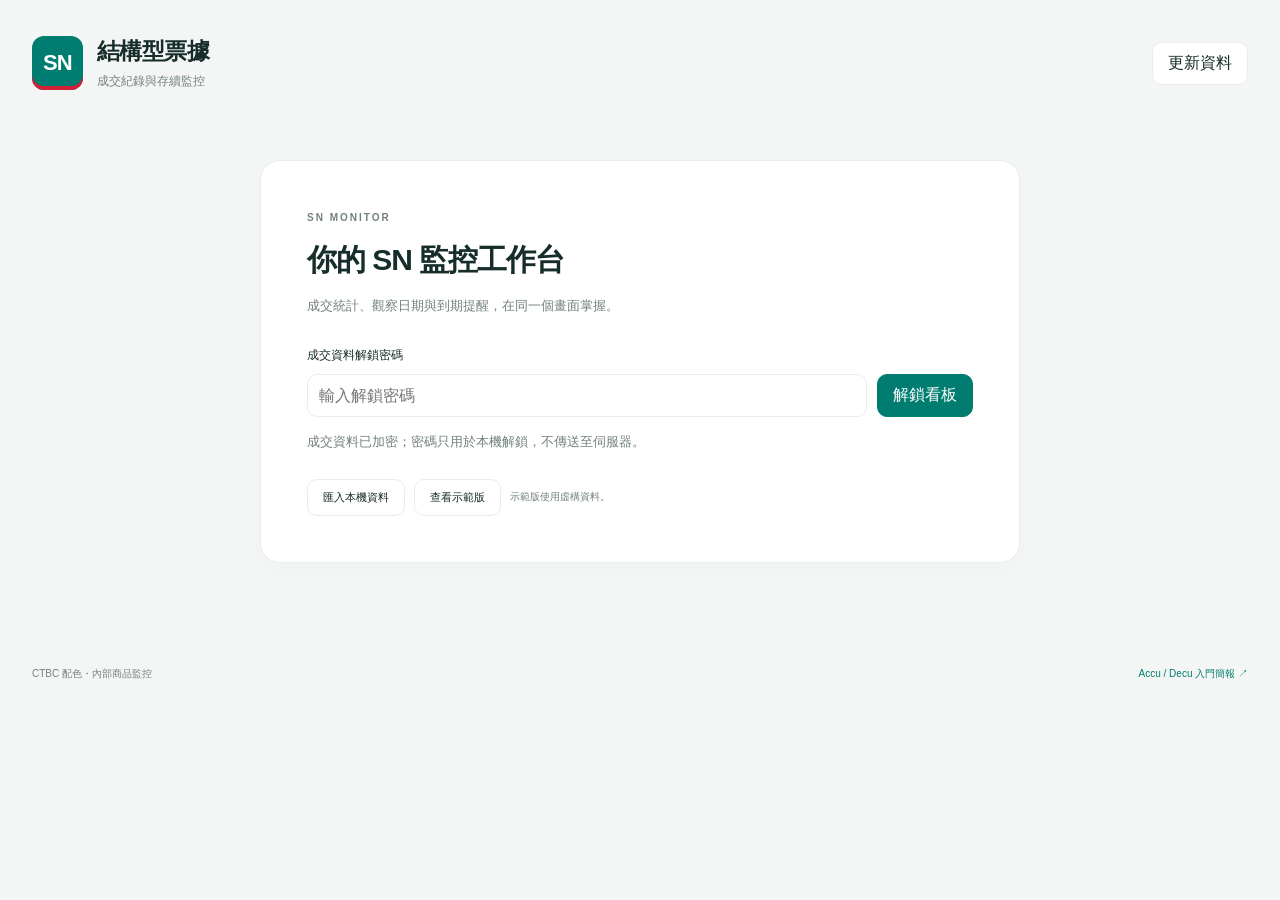
<file: SN/monitor/index.html>
<!doctype html><html lang="zh-Hant"><head><meta charset="utf-8"><meta name="viewport" content="width=device-width,initial-scale=1"><meta name="robots" content="noindex,nofollow,noarchive"><meta name="referrer" content="no-referrer"><meta http-equiv="Content-Security-Policy" content="default-src 'self'; script-src 'self'; style-src 'self' 'unsafe-inline'; img-src 'self' data:; connect-src 'self'; object-src 'none'; base-uri 'none'"><title>SN 監控看板</title><link rel="stylesheet" href="assets/styles.css"></head>
<body><div class="dashboard"><header><a class="brand" href="../"><span class="brandmark">SN</span><span><strong>結構型票據</strong><small>成交紀錄與存續監控</small></span></a><div class="header-actions"><button id="update">更新資料</button><button id="lock" hidden>鎖定</button></div></header>
<div id="gate" class="gate panel"><span class="eyebrow">SN MONITOR</span><h1>你的 SN 監控工作台</h1><p>成交統計、觀察日期與到期提醒，在同一個畫面掌握。</p><form id="unlock"><label for="password">成交資料解鎖密碼</label><div class="password-row"><input id="password" type="password" autocomplete="off" placeholder="輸入解鎖密碼"><button class="primary">解鎖看板</button></div></form><p id="gate-status" class="muted" role="status">程式碼公開；真實成交資料使用加密檔案。</p><div class="gate-bottom"><button id="import-gate">匯入本機資料</button><button id="demo">查看示範版</button><small>示範版使用虛構資料。</small></div></div>
<main id="main" hidden><div class="title-row"><div><span class="eyebrow">PORTFOLIO OVERVIEW</span><h1>SN 監控看板</h1><p id="asof" class="muted"></p></div><div class="filters"><label>成交年度<select id="year"></select></label><label>成交幣別<select id="currency"></select></label></div></div><div id="notice" class="notice"></div>
<section id="kpis" class="kpis" aria-label="成交總覽"></section>
<section class="panel account-panel"><div class="section-head"><div><span class="eyebrow">ACCOUNT DETAILS</span><h2>帳戶總覽與詳情</h2></div><label class="account-select-label">選擇帳戶<select id="account" aria-label="選擇帳戶"></select></label></div><p class="muted note">依 Excel 客戶代碼分組。選擇帳戶後，全頁同步篩選；帳戶成交可展開查看條款與標的。</p><div id="accounts"></div></section>
<div class="grid"><section class="panel"><div class="section-head"><div><span class="eyebrow">TRADE ACTIVITY</span><h2>成交趨勢</h2></div><div id="period" class="segmented" aria-label="統計期間"><button data-period="annual">年度</button><button data-period="quarterly">季度</button><button data-period="monthly" class="selected">月度</button></div></div><div class="chart-summary"><div><span id="chart-total"></span><small id="chart-caption">認購金額，依成交日歸屬</small></div><select id="trend-window" aria-label="成交趨勢統計區間"></select></div><div id="bars" class="bars"></div><p class="muted note">金額依所選年度／季度／月份計算；預設將各幣別按最新參考即期匯率折算 HKD。選擇區間或長條可同步篩選下方成交明細。</p></section>
<section class="panel"><div class="section-head"><div><span class="eyebrow">PRODUCT MIX</span><h2>產品分類</h2></div><span id="mix-count" class="muted"></span></div><div class="mix"><div id="donut" class="donut"><div><small>成交筆數</small><strong id="donut-total"></strong></div></div><div id="categories" class="categories"></div></div><p class="muted note">圓環按成交筆數；各分類同時顯示認購金額。</p></section></div>

<section class="panel"><div class="section-head"><div><span class="eyebrow">OBSERVATION & MATURITY</span><h2>觀察日與到期監控</h2></div><div class="segmented" id="alert-filter"><button data-alert="future" class="selected">未來 30 日</button><button data-alert="overdue">狀態待更新</button><button data-alert="ko">KO 預警</button></div></div><p class="muted note">日期使用合約表列日期。香港工作日 09:15 檢查，公眾假期順延並補查。美股收盤價預警依美國交易日判斷，實際 KO 須由發行商確認。</p><div id="alerts" class="alert-list"></div></section>
<section class="panel"><div class="section-head"><div><span class="eyebrow">TRADE REGISTER</span><h2>每筆成交</h2></div><span id="trade-count" class="muted"></span></div><div class="toolbar"><input id="search" type="search" aria-label="搜尋成交" placeholder="搜尋 ISIN、標的、客戶代碼或發行商"><select id="type" aria-label="產品分類"></select><select id="status" aria-label="商品狀態"></select><button id="reset">清除篩選</button><button id="csv">匯出 CSV</button></div><div class="table-scroll"><table><thead><tr><th>商品／成交日</th><th>連結標的</th><th>認購金額</th><th>票息／KO</th><th>下個 Fixing／到期</th><th>Excel 狀態／監控</th><th></th></tr></thead><tbody id="trades"></tbody></table></div><div class="pagination"><span id="page-info"></span><div><button id="prev">上一頁</button><button id="next">下一頁</button></div></div></section>
<details class="panel method"><summary>資料口徑與更新流程</summary><div><p>Excel 每個有成交日期與 ISIN 的起始列視為一筆成交；後續 Fixing Date 與 Maturity Date 歸屬該筆商品。相同 ISIN 不會自動合併，同一商品可有不同客戶成交。</p><p>年度、季度、月度統計按 Trade Date；認購金額 K＝1,000、M／Mio＝1,000,000。資料來源只有所匯入工作簿，不代表完整歷史成交量。</p><p>Excel 混用小數與百分數：大於 2 的有效比例除以 100，999 依使用者確認代表無 KO。最終 KO 條款、期初價調整、觀察方式及日期須填入補充 Excel 核對；未核對時不輸出「沒有 KO」。</p><p>每日、離散觀察、記憶 KO 與每日記憶 KO 分開計算；缺少任一觀察日價格就顯示待補資料。香港、日本及未辨識標的暫不使用美股行情。HKD 總覽以最新參考即期匯率折算各幣別本金；原幣篩選及逐筆成交保留原始本金。折算金額用於成交統計，並非產品市值或實際換匯金額。</p><p>更新流程：提供 Termsheet 與成交資料 → 更新原始 Excel 及補充條款表 → 執行同步與加密 → 更新 GitHub 加密資料 → 網頁重新解鎖。原始 XLSB、客戶代碼與解鎖密碼不以明文放上 GitHub。</p><p id="price-meta"></p><p id="fx-meta"></p></div></details></main><footer><span>CTBC 配色・內部商品監控</span><a href="../accu-decu/">Accu / Decu 入門簡報 ↗</a></footer></div>
<dialog id="detail"><div class="dialog-head"><h2>成交簡介</h2><button id="close-detail" aria-label="關閉成交簡介">關閉</button></div><div id="detail-body"></div></dialog>
<dialog id="update-dialog"><div class="dialog-head"><h2>更新看板資料</h2><button id="close-update">關閉</button></div><p>提供更新後的原始 Excel、Termsheet 和補充條款表，我會同步網站資料。</p><p>本機匯入只在這個瀏覽器記憶體中處理，重新整理即清除。請選擇同步程式產生的 JSON，或加密 JSON。</p><button id="import">匯入本機 JSON</button><p id="import-status" role="status" class="muted"></p></dialog><input id="file" type="file" accept=".json,application/json" hidden>
<script type="module" src="assets/app.mjs?v=20261109-hkd"></script></body></html>
</file>
<file: SN/monitor/assets/styles.css>
:root{--ink:#172d2a;--muted:#73817e;--green:#007d70;--red:#d51f36;--page:#f4f6f5;--line:#e8eeeb;--amber:#9a620a;--shadow:0 8px 30px #16362c04}*{box-sizing:border-box}body{margin:0;background:var(--page);color:var(--ink);font-family:-apple-system,BlinkMacSystemFont,"Helvetica Neue","PingFang TC","Microsoft JhengHei",sans-serif;font-weight:500;-webkit-font-smoothing:antialiased}button,input,select{font:inherit}button{cursor:pointer;border:1px solid var(--line);background:white;color:var(--ink);padding:10px 15px;border-radius:10px;transition:background .15s}button:hover{background:#edf4f1}button:disabled{opacity:.4;cursor:default}a{color:var(--green);text-decoration:none}button:focus-visible,a:focus-visible,input:focus-visible,select:focus-visible,summary:focus-visible{outline:3px solid #007d7044;outline-offset:3px}[hidden]{display:none!important}.dashboard{max-width:1328px;padding:36px 32px;margin:auto}header{display:flex;justify-content:space-between;align-items:center;margin-bottom:46px}.brand{display:flex;gap:14px;align-items:center;color:var(--ink)}.brandmark{background:var(--green);color:#fff;border-radius:12px;font-weight:800;padding:14px 11px;box-shadow:inset 0 -4px 0 var(--red);font-size:22px;letter-spacing:-1px}.brand strong{display:block;font-size:23px;letter-spacing:-.5px}.brand small{display:block;font-size:12px;color:var(--muted);margin-top:6px}.header-actions{display:flex;gap:8px}.title-row{display:flex;align-items:center;justify-content:space-between;margin-bottom:20px}h1{font-size:34px;letter-spacing:-1px;margin:8px 0 10px}h2{font-size:20px;margin:7px 0 0;letter-spacing:-.5px}.eyebrow{font-size:10px;letter-spacing:2px;color:var(--muted);font-weight:600}.muted{color:var(--muted);font-size:12px;line-height:1.7}.filters{display:flex;gap:10px}.filters label{font-size:11px;color:var(--muted)}select,input{border:1px solid var(--line);border-radius:10px;padding:11px;background:#fff;color:var(--ink)}.filters select{display:block;min-width:120px;margin-top:5px}.notice{background:#fff8ea;color:#865a17;border:1px solid #f0e3c6;padding:13px 16px;border-radius:12px;font-size:12px;line-height:1.7;margin-bottom:20px}.notice.demo{background:#eaf5f2;color:var(--green);border-color:#d6e9e2}.kpis{display:grid;grid-template-columns:repeat(4,1fr);gap:14px;margin-bottom:20px}.kpi{background:white;padding:24px 25px;border-radius:18px;box-shadow:var(--shadow)}.kpi.primary{background:var(--green);color:white}.kpi.primary .muted,.kpi.primary .kpi-label{color:#c3e1da}.kpi-label{font-size:12px;color:#657871}.kpi-value{font-size:32px;letter-spacing:-1px;font-weight:700;margin:14px 0 6px;font-variant-numeric:tabular-nums}.kpi-value small{font-size:14px;margin-right:5px;letter-spacing:0}.kpi .muted{margin:0}.grid{display:grid;grid-template-columns:1.2fr 1fr;gap:20px}.panel{background:#fff;border:1px solid var(--line);border-radius:20px;padding:25px;margin-bottom:20px;box-shadow:var(--shadow)}.section-head{display:flex;justify-content:space-between;align-items:center;gap:15px}.segmented{display:flex;gap:2px;background:#f1f4f2;padding:3px;border-radius:10px}.segmented button{font-size:11px;padding:7px 12px;background:transparent;border-color:transparent;border-radius:8px}.segmented .selected{background:white;box-shadow:0 2px 4px #122d2411;color:var(--green)}.chart-summary{display:flex;align-items:baseline;gap:12px;margin-top:25px}.chart-summary span{font-size:25px;font-weight:700;letter-spacing:-.5px}.chart-summary small{font-size:10px;color:var(--muted)}.bars{height:185px;display:flex;gap:6px;align-items:stretch;border-bottom:1px solid var(--line);margin-top:23px;padding-bottom:8px}.bar-wrap{flex:1;min-width:0;border:0;border-radius:0;background:none;padding:0 2px;display:flex;flex-direction:column;justify-content:flex-end;align-items:center;gap:6px}.bar-wrap:hover{background:#f7faf8}.bar-wrap strong{font-size:9px;color:var(--green);white-space:nowrap;font-variant-numeric:tabular-nums}.bar-wrap .bar{width:75%;min-width:4px;max-width:40px;background:#8ac4b9;border-radius:5px 5px 2px 2px;min-height:3px}.bar-wrap.active .bar{background:var(--green)}.bar-wrap span:last-child{font-size:9px;color:var(--muted);white-space:nowrap}.note{font-size:11px;margin:15px 0 0}.mix{display:flex;align-items:center;gap:24px;min-height:243px}.donut{width:174px;height:174px;flex:0 0 auto;border-radius:50%;background:var(--line);display:grid;place-items:center;position:relative}.donut:before{content:'';background:white;position:absolute;inset:20px;border-radius:50%}.donut>div{position:relative;text-align:center}.donut small{color:var(--muted);font-size:11px}.donut strong{display:block;font-size:35px;margin-top:7px}.categories{flex:1}.category{display:flex;justify-content:space-between;align-items:center;border-bottom:1px solid var(--line);padding:15px 0;gap:10px}.category:last-child{border:0}.category>div{font-size:12px}.category i{display:inline-block;width:7px;height:7px;border-radius:50%;margin-right:9px}.category strong{display:block;font-size:14px;text-align:right}.category small{display:block;margin-top:5px;font-size:10px;color:var(--muted)}.alert-list{margin-top:17px;display:grid;grid-template-columns:repeat(3,1fr);gap:12px;max-height:380px;overflow:auto}.alert{border:1px solid var(--line);border-left:3px solid var(--green);border-radius:10px;padding:15px;text-align:left;background:white}.alert.amber{border-left-color:#c48c2e}.alert.red{border-left-color:var(--red)}.alert.blue{border-left-color:#5e88a0}.alert .top{display:flex;justify-content:space-between;font-size:11px;color:var(--muted);gap:8px}.alert strong{display:block;font-size:14px;margin:12px 0 6px}.alert p{font-size:11px;margin:5px 0;color:var(--muted)}.empty{padding:35px;color:var(--muted);font-size:13px;text-align:center;grid-column:1/-1}.toolbar{display:flex;gap:8px;margin:22px 0 15px;flex-wrap:wrap}.toolbar input{min-width:210px;flex:1;font-size:12px}.toolbar select,.toolbar button{font-size:11px}.table-scroll{overflow:auto}table{width:100%;border-collapse:collapse;font-size:11px}th{text-align:left;padding:11px 12px;color:var(--muted);font-size:10px;font-weight:500;border-bottom:1px solid var(--line);white-space:nowrap}td{padding:17px 12px;border-bottom:1px solid var(--line);line-height:1.8;vertical-align:middle}td:first-child{padding-left:0}th:first-child{padding-left:0}td strong{display:block;font-size:12px;white-space:nowrap}td small{color:var(--muted);display:block;font-size:10px}.pill{display:inline-block;padding:2px 7px;background:#edf5f1;color:var(--green);border-radius:5px;font-size:10px;white-space:nowrap}.pill.amber,.pill.blocked,.pill.review{background:#fff4e1;color:#936321}.pill.candidate{background:#fff0f2;color:var(--red)}.detail-btn{border:0;padding:7px;background:#f3f6f4;font-size:11px}.pagination{display:flex;align-items:center;justify-content:space-between;margin-top:18px;font-size:11px;color:var(--muted)}.pagination button{padding:7px 12px;font-size:11px;margin-left:5px}footer{display:flex;justify-content:space-between;font-size:10px;color:var(--muted);padding:4px 0 25px;gap:12px}.method summary{cursor:pointer;font-size:12px}.method p{font-size:12px;line-height:1.9;color:var(--muted);max-width:950px}.gate{max-width:760px;margin:70px auto 100px;padding:46px}.gate h1{font-size:30px;margin-top:15px}.gate>p{font-size:13px;color:var(--muted);line-height:1.8}.gate label{display:block;font-size:12px;margin:30px 0 10px}.password-row{display:flex;gap:10px}.password-row input{flex:1;min-width:0}.primary{background:var(--green);color:#fff;border-color:var(--green)}button.primary:hover{background:#006b60}.gate-bottom{display:flex;gap:9px;align-items:center;margin-top:25px;flex-wrap:wrap}.gate-bottom button{font-size:11px}.gate-bottom small{font-size:10px;color:var(--muted)}dialog{border:1px solid var(--line);border-radius:18px;padding:28px;max-width:780px;width:calc(100% - 32px);color:var(--ink);box-shadow:0 30px 100px #12362b33}dialog::backdrop{background:#132a2655;backdrop-filter:blur(3px)}.dialog-head{display:flex;justify-content:space-between;align-items:center;margin-bottom:22px}.dialog-head h2{margin:0}.dialog-head button{font-size:11px}dialog p{font-size:12px;line-height:1.8}.detail-grid{display:grid;grid-template-columns:repeat(3,1fr);gap:18px;margin:20px 0}.detail-grid small{color:var(--muted);font-size:10px;display:block;margin-bottom:5px}.detail-grid strong{font-size:13px}.detail-dates{display:flex;flex-wrap:wrap;gap:6px}.detail-dates span{font-size:10px;border:1px solid var(--line);padding:6px 9px;border-radius:6px}.details-subtitle{font-size:13px;font-weight:600;margin-top:24px}.warn{color:var(--amber)}@media(min-width:1100px){.kpi-value{font-size:36px}}@media(max-width:1000px){.grid{grid-template-columns:1fr 1fr}.mix{gap:15px}.donut{width:140px;height:140px}.panel{padding:20px}.section-head{align-items:flex-start;flex-wrap:wrap}.kpi{padding:20px}.kpi-value{font-size:26px}.alert-list{grid-template-columns:repeat(2,1fr)}}@media(max-width:740px){.dashboard{padding:24px 18px}header{margin-bottom:30px}.brand strong{font-size:20px}.header-actions button{font-size:11px;padding:9px}.brandmark{font-size:20px;padding:11px 9px}.title-row{align-items:flex-start;flex-direction:column;gap:14px}h1{font-size:29px}.filters{width:100%}.filters label{flex:1}.filters select{width:100%}.kpis{grid-template-columns:repeat(2,1fr);gap:10px}.kpi{padding:20px 17px}.kpi-value{font-size:26px}.kpi-label{font-size:11px}.grid{grid-template-columns:1fr;gap:0}.panel{padding:20px 17px;border-radius:17px}.mix{justify-content:space-evenly;gap:25px}.donut{width:154px;height:154px}.mix .categories{max-width:220px}.alert-list{grid-template-columns:1fr;max-height:345px}.segmented button{padding:8px 10px}.toolbar input{width:100%;flex-basis:100%}.toolbar select{flex:1}.gate{margin:40px auto 60px;padding:28px}.gate h1{font-size:25px}.password-row{flex-direction:column}.detail-grid{grid-template-columns:repeat(2,1fr)}footer{line-height:1.8}.chart-summary{flex-wrap:wrap;gap:8px}.bar-wrap strong{font-size:8px}.bar-wrap span:last-child{font-size:8px}}@media(prefers-reduced-motion:reduce){*{transition:none!important}}@media print{header button,.toolbar,footer,dialog,.pagination{display:none}body{background:white}.dashboard{padding:0}.panel{break-inside:avoid}.table-scroll{overflow:visible}}

.account-link{font-weight:650;color:var(--green);border:0;background:transparent;padding:4px 0;text-align:left}.account-active{background:#edf6f1}.account-panel th:first-child{min-width:140px}.account-panel td{vertical-align:top}.account-panel td:nth-child(6){min-width:170px}
@media(min-width:1000px){.filters{flex-wrap:wrap;justify-content:flex-end}.filters select{max-width:200px}}
.grid>*{min-width:0}.pill.red,.pill.potential{background:#fff0f2;color:var(--red)}
@media(max-width:740px){.filters{display:grid;grid-template-columns:repeat(2,minmax(0,1fr))}.filters label:last-child{grid-column:1/-1}.filters select{min-width:0}.kpi{min-width:0}.kpi-value{font-size:clamp(20px,6.5vw,26px)}}
.account-select-label{font-size:11px;color:var(--muted)}.account-select-label select{display:block;min-width:235px;margin-top:6px}.account-empty{display:flex;align-items:center;gap:18px;background:#f5f8f6;border-radius:12px;padding:24px;margin-top:20px}.account-empty-icon{color:var(--green);font-size:25px}.account-empty strong{font-size:14px}.account-empty p{font-size:12px;color:var(--muted);margin:8px 0 0;line-height:1.8}.account-empty>span{font-size:11px;color:var(--muted);margin-left:auto;white-space:nowrap}.account-profile{display:flex;justify-content:space-between;align-items:center;margin:24px 0 18px}.account-profile small{font-size:11px;color:var(--muted)}.account-profile h3{font-size:24px;margin:5px 0 9px}.account-profile p{font-size:11px;color:var(--muted);line-height:1.8;margin:0}.account-scope{background:#eef5f1;padding:7px 11px;border-radius:7px;font-size:11px;color:var(--green)}.account-metrics{display:grid;grid-template-columns:repeat(4,minmax(0,1fr));gap:16px;border-top:1px solid var(--line);border-bottom:1px solid var(--line);padding:20px 0}.account-metrics small{color:var(--muted);font-size:11px}.account-metrics strong{display:block;font-size:25px;margin-top:8px}.account-metrics strong span{font-size:11px;color:var(--muted);font-weight:500}.account-metrics p{font-size:11px;margin:6px 0 0}.account-breakdowns{display:grid;grid-template-columns:1fr 1fr 1fr;gap:30px;margin:25px 0}.account-panel h4{font-size:13px;margin:0 0 15px}.account-dist{margin:14px 0}.account-dist>div:first-child{display:flex;align-items:center;justify-content:space-between;gap:8px}.account-dist strong{font-size:12px}.account-dist span,.account-dist small{font-size:10px;color:var(--muted)}.account-meter{height:5px;background:#eef3ef;border-radius:4px;margin:8px 0}.account-meter span{display:block;height:100%;background:#86baad;border-radius:4px}.account-monitor{display:flex;gap:25px}.account-monitor strong{font-size:24px;color:var(--red)}.account-monitor small{display:block;font-size:10px;color:var(--muted);font-weight:500;margin-top:8px}.account-event{display:block;width:100%;text-align:left;border:0;border-left:2px solid var(--red);border-radius:0;padding:7px 10px;margin:8px 0;background:#fff7f7;font-size:10px}.account-event small{display:block;color:var(--muted);font-size:9px;margin-top:4px}.account-register-head{display:flex;justify-content:space-between;border-top:1px solid var(--line);padding-top:22px}.account-register-head span{font-size:11px;color:var(--muted)}.account-register{max-height:480px;overflow:auto}.account-trade{border-bottom:1px solid var(--line)}.account-trade summary{list-style:none;display:grid;grid-template-columns:100px 1fr auto;align-items:center;gap:20px;padding:15px 0;cursor:pointer;font-size:11px}.account-trade summary:after{content:'＋';color:var(--green);grid-column:4}.account-trade[open] summary:after{content:'－'}.account-trade summary::-webkit-details-marker{display:none}.account-trade summary strong{display:block;font-size:12px}.account-trade summary small{display:block;color:var(--muted);font-size:10px;margin-top:4px}.account-trade-date{color:var(--muted)}.account-trade-amount{text-align:right;white-space:nowrap}.account-trade-body{background:#f7faf8;padding:18px;border-radius:10px;margin:0 0 15px;font-size:11px}.account-trade-terms{display:flex;flex-wrap:wrap;gap:25px}.account-trade-terms span{font-size:10px;color:var(--muted)}.account-trade-terms strong{font-size:11px;color:var(--ink);margin-left:5px}.account-trade-body p{font-size:11px;line-height:1.8}.account-trade-body p small{color:var(--muted);margin-right:8px}.account-full-detail{padding:6px 9px;border:0;background:white;font-size:10px;margin-left:10px}
@media(max-width:740px){.filters label:last-child{grid-column:auto}.account-select-label{width:100%}.account-select-label select{width:100%;min-width:0}.account-empty{padding:20px 16px;flex-wrap:wrap}.account-empty>span{margin-left:0}.account-metrics{grid-template-columns:repeat(2,minmax(0,1fr));gap:20px}.account-breakdowns{grid-template-columns:1fr;gap:15px}.account-profile{align-items:flex-start;gap:10px}.account-profile p span{display:block}.account-scope{white-space:nowrap;font-size:10px}.account-trade summary{grid-template-columns:1fr auto;gap:8px 14px}.account-trade-date{grid-column:1/-1}.account-trade summary:after{grid-column:2;grid-row:1}.account-trade-amount{text-align:left;grid-column:1/-1}.account-trade-terms{gap:12px}.account-register-head{gap:12px}.account-register-head span{font-size:10px}}

.chart-summary{justify-content:space-between;align-items:center}.chart-summary>div>small{display:block;margin-top:7px}.chart-summary select{font-size:11px;padding:9px;max-width:150px}.chart-summary>div>span{font-size:25px}
</file>
